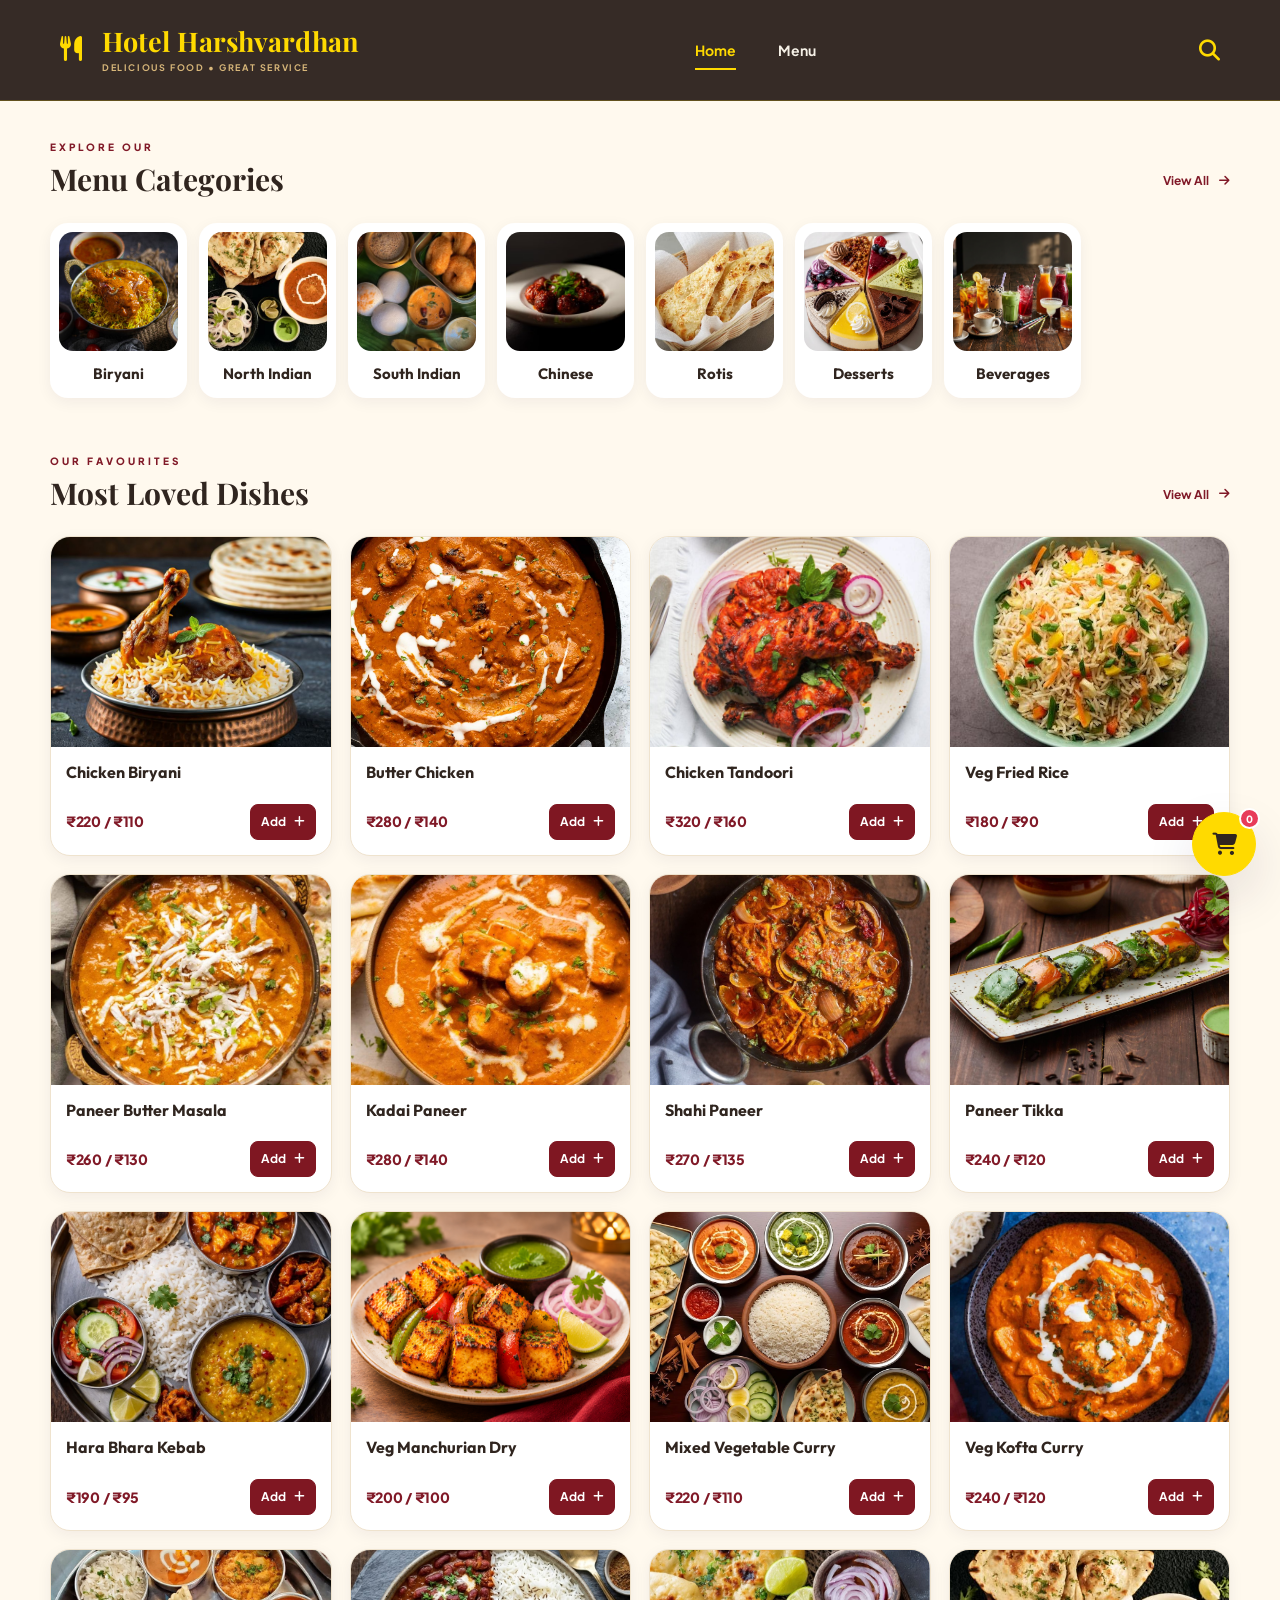
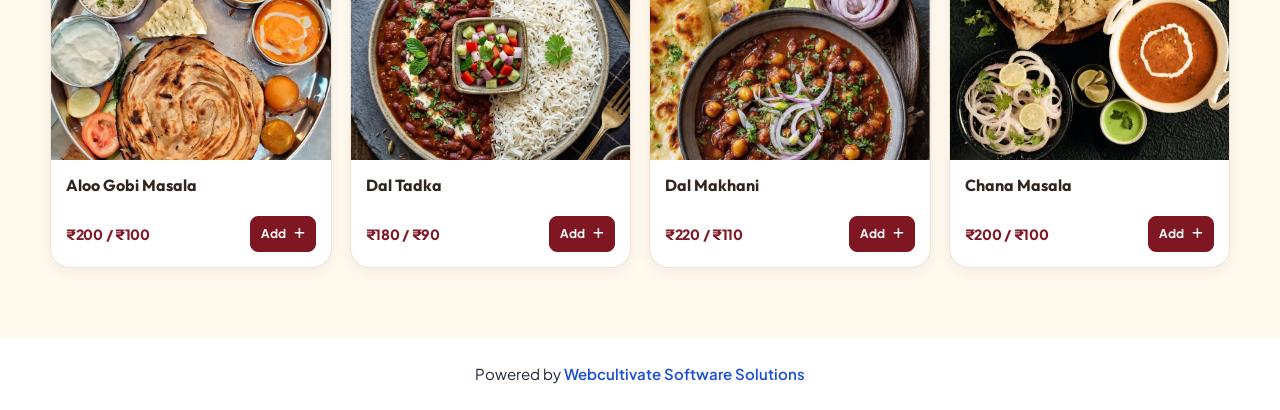
<file: index.html>
<!DOCTYPE html>
<html lang="en">
<head>
    <meta charset="UTF-8">
    <meta name="viewport" content="width=device-width, initial-scale=1.0">

    <title>Hotel Harshvardhan | Delicious Food • Great Service</title>

    <meta name="description" content="Explore the delicious menu at Hotel Harshvardhan.">

    <link rel="preconnect" href="https://fonts.googleapis.com">
    <link rel="preconnect" href="https://fonts.gstatic.com" crossorigin>

    <link href="https://fonts.googleapis.com/css2?family=Outfit:wght@400;500;600;700;800&family=Playfair+Display:wght@600;700;800&family=Plus+Jakarta+Sans:wght@400;500;600;700;800&display=swap" rel="stylesheet">

    <link rel="stylesheet" href="https://cdnjs.cloudflare.com/ajax/libs/font-awesome/6.5.2/css/all.min.css">

    <link rel="stylesheet" href="./style.css">
</head>

<body class="homepage">

    <!-- HEADER -->
    <header class="site-header">
        <div class="header-container">

            <a class="header-menu-link" href="./menu.html" aria-label="Go to menu">
                <i class="fa-solid fa-magnifying-glass" aria-hidden="true"></i>
            </a>

            <a href="./index.html" class="brand-logo">
                <span class="logo-icon">
                    <i class="fa-solid fa-utensils"></i>
                </span>

                <span class="logo-text">
                    <strong>Hotel Harshvardhan</strong>
                    <small>Delicious Food • Great Service</small>
                </span>
            </a>

            <nav class="desktop-navigation">
                <a href="./index.html" class="nav-link active">Home</a>
                <a href="./menu.html" class="nav-link">Menu</a>
            </nav>

            <div class="header-actions">

            </div>
        </div>
    </header>


    <main>

        <!-- MENU CATEGORIES -->
        <section class="categories-section section-container">

            <div class="section-heading">
                <div>
                    <span class="section-eyebrow">EXPLORE OUR</span>
                    <h2>Menu Categories</h2>
                </div>

                <a href="./menu.html" class="view-all-link">
                    View All
                    <i class="fa-solid fa-arrow-right"></i>
                </a>
            </div>

            <div class="categories-grid" id="categories-grid">
                <!-- Categories generated through JavaScript -->
            </div>

        </section>


        <!-- POPULAR DISHES -->
        <section class="popular-section section-container">

            <div class="section-heading">
                <div>
                    <span class="section-eyebrow">OUR FAVOURITES</span>
                    <h2>Most Loved Dishes</h2>
                </div>

                <a href="./menu.html" class="view-all-link">
                    View All
                    <i class="fa-solid fa-arrow-right"></i>
                </a>
            </div>

            <div class="popular-dishes-grid"
                 id="popular-dishes-grid">
                <!-- Dishes generated through JavaScript -->
            </div>

        </section>


    </main>



    <footer class="powered-by-footer"><p><a href="https://www.webcultivate.com/" target="_blank" rel="noopener noreferrer" class="powered-by-link">Powered by <span>Webcultivate Software Solutions</span></a></p></footer>



    <script src="./script.js" defer></script>

</body>
</html>
</file>
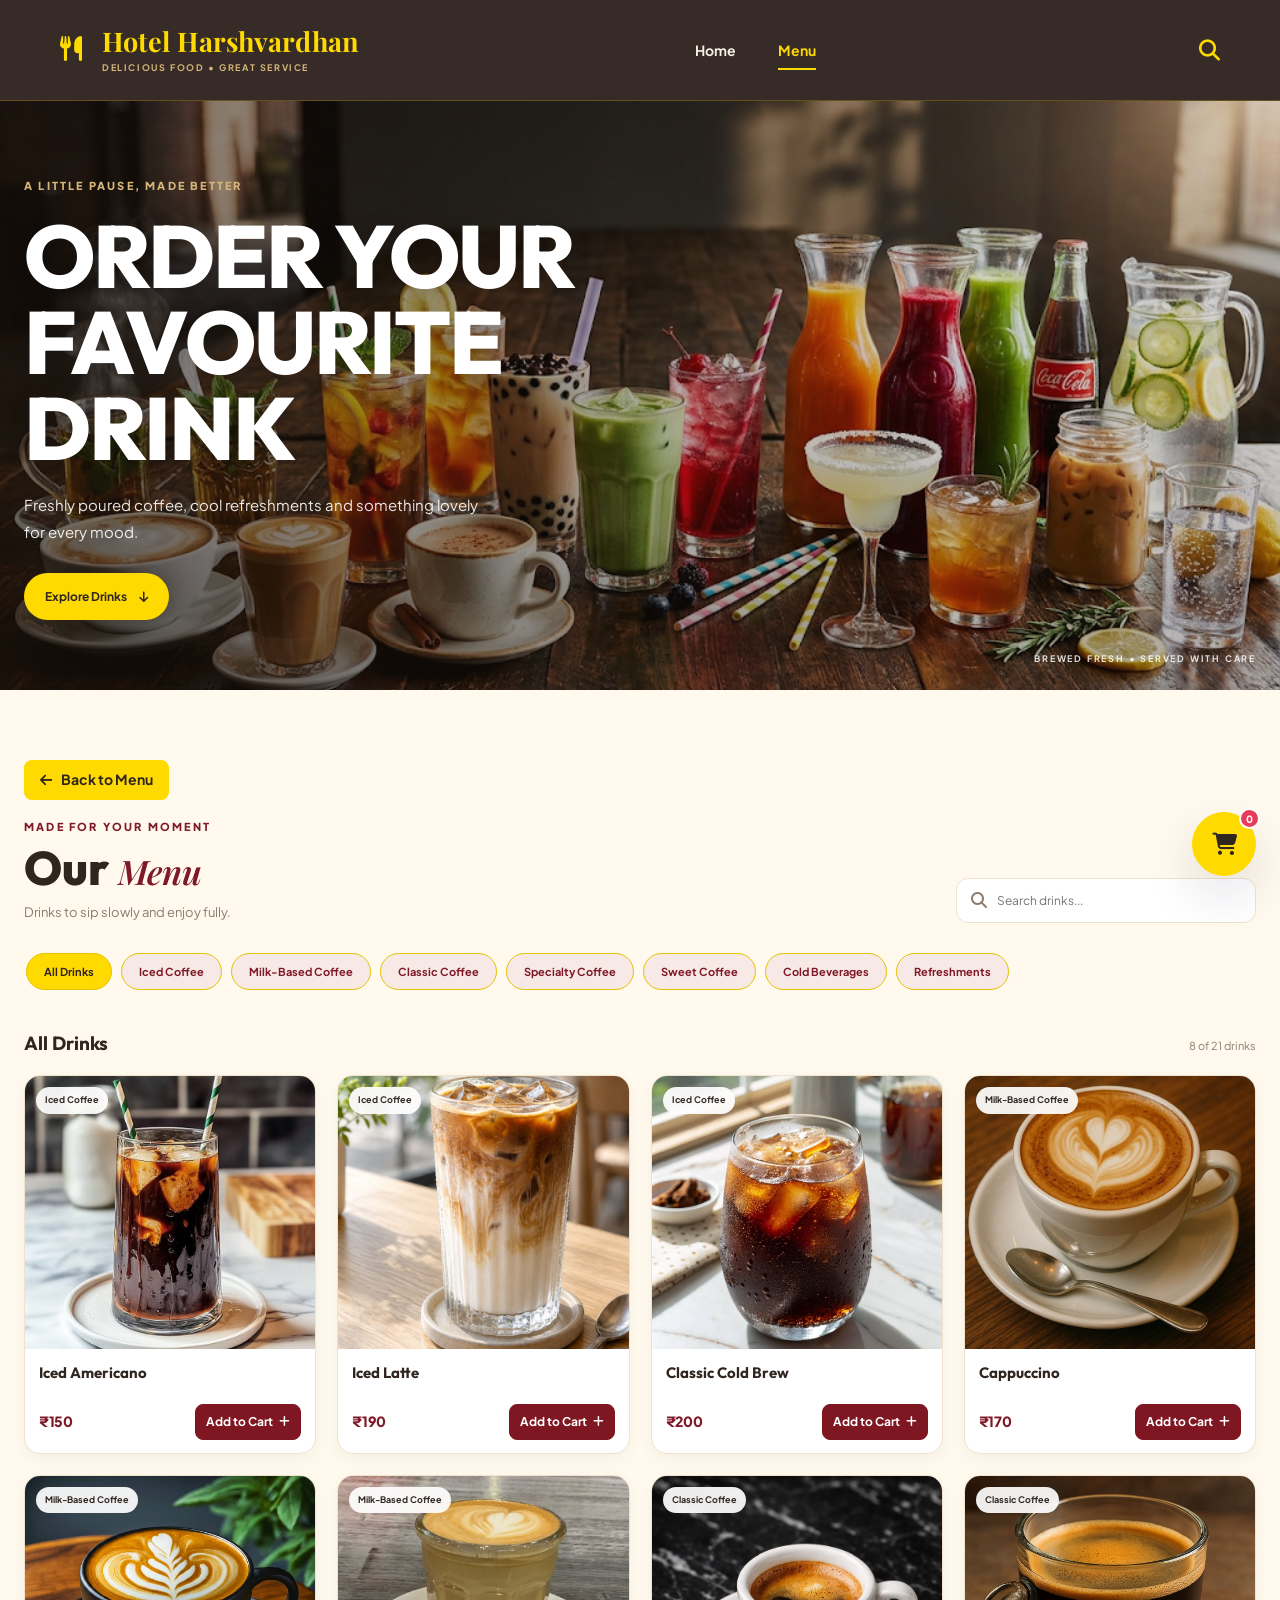
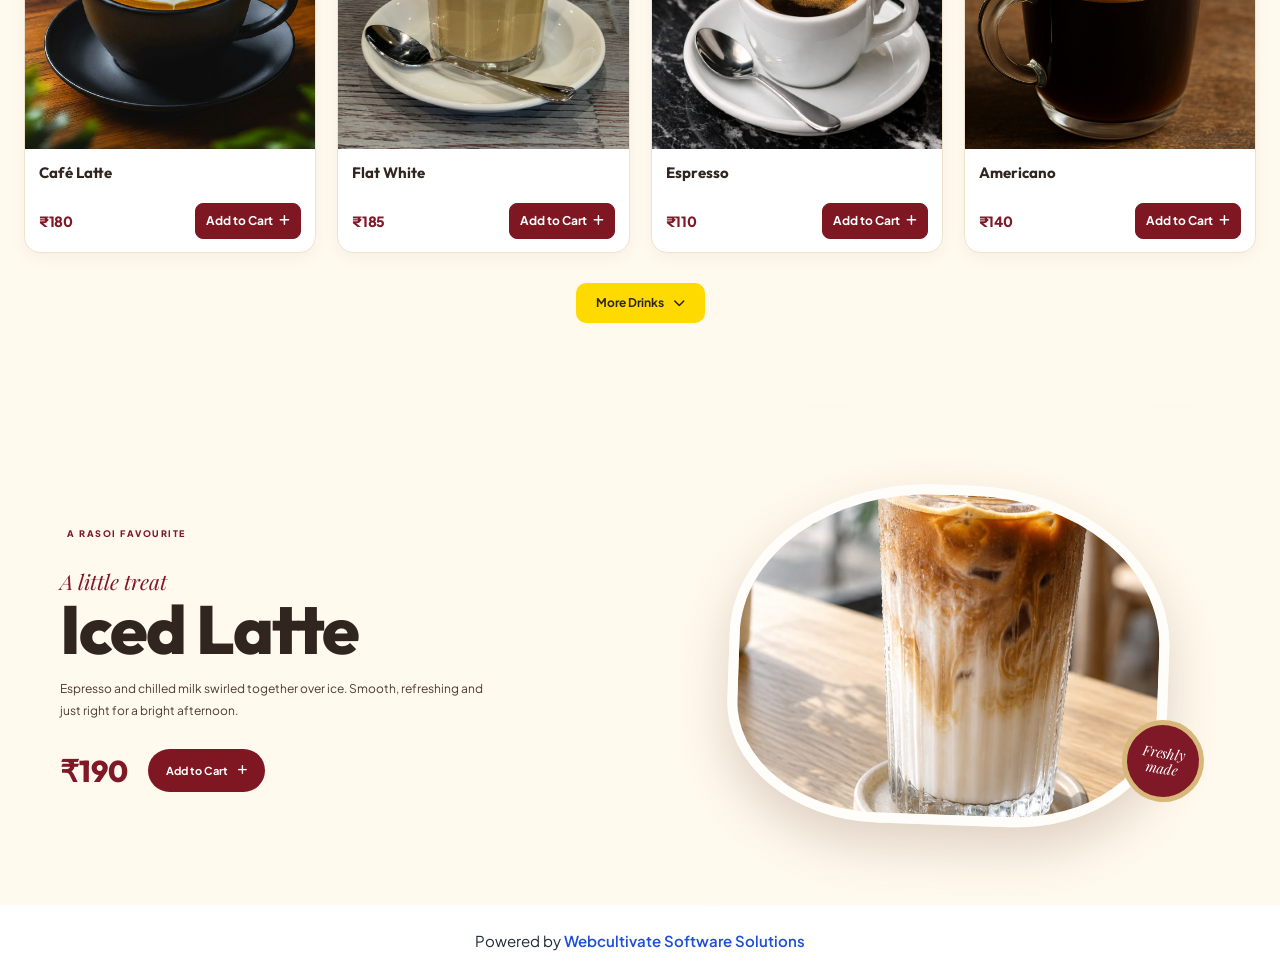
<file: beverages.html>
<!DOCTYPE html>
<html lang="en">
<head>
    <meta charset="UTF-8">
    <meta name="viewport" content="width=device-width, initial-scale=1.0">

    <title>Beverages | Hotel Harshvardhan</title>
    <meta name="description" content="Explore coffee, cold drinks and refreshments at Hotel Harshvardhan.">

    <link rel="preconnect" href="https://fonts.googleapis.com">
    <link rel="preconnect" href="https://fonts.gstatic.com" crossorigin>
    <link rel="preconnect" href="https://images.unsplash.com">

    <link href="https://fonts.googleapis.com/css2?family=Outfit:wght@400;500;600;700;800&family=Playfair+Display:wght@600;700&family=Plus+Jakarta+Sans:wght@400;500;600;700;800&display=swap" rel="stylesheet">

    <link rel="stylesheet" href="https://cdnjs.cloudflare.com/ajax/libs/font-awesome/6.5.2/css/all.min.css">

    <link rel="stylesheet" href="./style.css">
    <link rel="stylesheet" href="./beverages.css">
</head>

<body class="beverages-page">

    <!-- HEADER -->
    <header class="site-header">
        <div class="header-container">

            <a class="header-menu-link" href="./menu.html" aria-label="Go to menu">
                <i class="fa-solid fa-magnifying-glass" aria-hidden="true"></i>
            </a>

            <a href="./index.html" class="brand-logo">
                <span class="logo-icon">
                    <i class="fa-solid fa-utensils"></i>
                </span>

                <span class="logo-text">
                    <strong>Hotel Harshvardhan</strong>
                    <small>Delicious Food • Great Service</small>
                </span>
            </a>

            <nav class="desktop-navigation">
                <a href="./index.html" class="nav-link">Home</a>
                <a href="./menu.html" class="nav-link active">Menu</a>
            </nav>

            <div class="header-actions">
            </div>

        </div>
    </header>


    <!-- MAIN CONTENT -->
    <main>

        <!-- BEVERAGE HERO SECTION -->
        <section
            class="beverage-hero"
            data-local-image="./assets/images/categories/beverages/beverage-hero.webp">

            <div class="beverage-hero-content">

                <span class="beverage-hero-eyebrow">
                    A LITTLE PAUSE, MADE BETTER
                </span>

                <h1>
                    ORDER YOUR<br>
                    FAVOURITE DRINK
                </h1>

                <p>
                    Freshly poured coffee, cool refreshments and something lovely for every mood.
                </p>

                <a class="beverage-hero-button" href="#beverage-menu">
                    Explore Drinks
                    <i class="fa-solid fa-arrow-down"></i>
                </a>

            </div>

            <span class="beverage-hero-note">
                BREWED FRESH • SERVED WITH CARE
            </span>

        </section>


        <!-- BEVERAGE MENU SECTION -->
        <section class="beverage-menu-section" id="beverage-menu">

            <div class="beverage-container">

                <!-- MENU HEADING -->
                <div class="beverage-menu-heading">

                    <div>

                        <a class="category-back-link" href="./menu.html">
                            <i class="fa-solid fa-arrow-left" aria-hidden="true"></i>
                            Back to Menu
                        </a>

                        <span class="beverage-eyebrow">
                            MADE FOR YOUR MOMENT
                        </span>

                        <h2>
                            Our <span>Menu</span>
                        </h2>

                        <p>
                            Drinks to sip slowly and enjoy fully.
                        </p>

                    </div>


                    <!-- SEARCH -->
                    <label class="beverage-search">

                        <i class="fa-solid fa-magnifying-glass" aria-hidden="true"></i>

                        <input
                            id="beverage-search-input"
                            type="search"
                            placeholder="Search drinks..."
                            aria-label="Search beverages">

                    </label>

                </div>


                <!-- CATEGORY FILTERS -->
                <div
                    class="beverage-category-filters"
                    role="group"
                    aria-label="Filter beverages by category">

                    <button
                        class="beverage-filter active"
                        type="button"
                        data-beverage-category="all"
                        aria-pressed="true">

                        All Drinks

                    </button>


                    <button
                        class="beverage-filter"
                        type="button"
                        data-beverage-category="iced-coffee"
                        aria-pressed="false">

                        Iced Coffee

                    </button>


                    <button
                        class="beverage-filter"
                        type="button"
                        data-beverage-category="milk-based-coffee"
                        aria-pressed="false">

                        Milk-Based Coffee

                    </button>


                    <button
                        class="beverage-filter"
                        type="button"
                        data-beverage-category="classic-coffee"
                        aria-pressed="false">

                        Classic Coffee

                    </button>


                    <button
                        class="beverage-filter"
                        type="button"
                        data-beverage-category="specialty-coffee"
                        aria-pressed="false">

                        Specialty Coffee

                    </button>


                    <button
                        class="beverage-filter"
                        type="button"
                        data-beverage-category="sweet-coffee"
                        aria-pressed="false">

                        Sweet Coffee

                    </button>


                    <button
                        class="beverage-filter"
                        type="button"
                        data-beverage-category="cold-beverages"
                        aria-pressed="false">

                        Cold Beverages

                    </button>


                    <button
                        class="beverage-filter"
                        type="button"
                        data-beverage-category="refreshments"
                        aria-pressed="false">

                        Refreshments

                    </button>

                </div>


                <!-- RESULTS HEADING -->
                <div class="beverage-results-heading">

                    <h3 id="beverage-results-title">
                        All Drinks
                    </h3>

                    <span
                        id="beverage-result-count"
                        aria-live="polite">
                    </span>

                </div>


                <!-- DYNAMIC BEVERAGE GRID -->
                <div
                    class="beverage-grid"
                    id="beverage-grid">
                </div>


                <!-- EMPTY STATE -->
                <p
                    class="beverage-empty-state"
                    id="beverage-empty-state"
                    hidden>

                    No drinks found. Try another search.

                </p>


                <!-- LOAD MORE BUTTON -->
                <button
                    class="beverage-more-button"
                    id="beverage-more-button"
                    type="button">

                    More Drinks

                    <i class="fa-solid fa-chevron-down"></i>

                </button>

            </div>

        </section>


        <!-- FEATURED BEVERAGE SECTION -->
        <section class="beverage-feature">

            <div class="beverage-feature-inner">

                <div class="beverage-feature-copy">

                    <span class="beverage-feature-tag">

                        <i class="fa-solid fa-sparkles"></i>

                        A RASOI FAVOURITE

                    </span>


                    <span class="beverage-feature-kicker">
                        A little treat
                    </span>


                    <h2>
                        Iced Latte
                    </h2>


                    <p>
                        Espresso and chilled milk swirled together over ice. Smooth, refreshing and just right for a bright afternoon.
                    </p>


                    <div class="beverage-feature-bottom">

                        <span class="beverage-feature-price">
                            ₹190
                        </span>


                        <button
                            class="beverage-feature-add"
                            type="button"
                            data-add-cart="102">

                            Add to Cart

                            <i class="fa-solid fa-plus"></i>

                        </button>

                    </div>

                </div>


                <!-- FEATURED IMAGE -->
                <div class="beverage-feature-image">

                    <img
                        src="./assets/images/categories/beverages/iced-latte.webp"
                        alt="Iced latte with espresso and milk"
                        loading="lazy">

                    <span class="beverage-feature-stamp">
                        Freshly<br>
                        made
                    </span>

                </div>

            </div>

        </section>

    </main>

    <footer class="powered-by-footer"><p><a href="https://www.webcultivate.com/" target="_blank" rel="noopener noreferrer" class="powered-by-link">Powered by <span>Webcultivate Software Solutions</span></a></p></footer>


    <!-- JAVASCRIPT -->
    <script src="./script.js" defer></script>

</body>
</html>
</file>
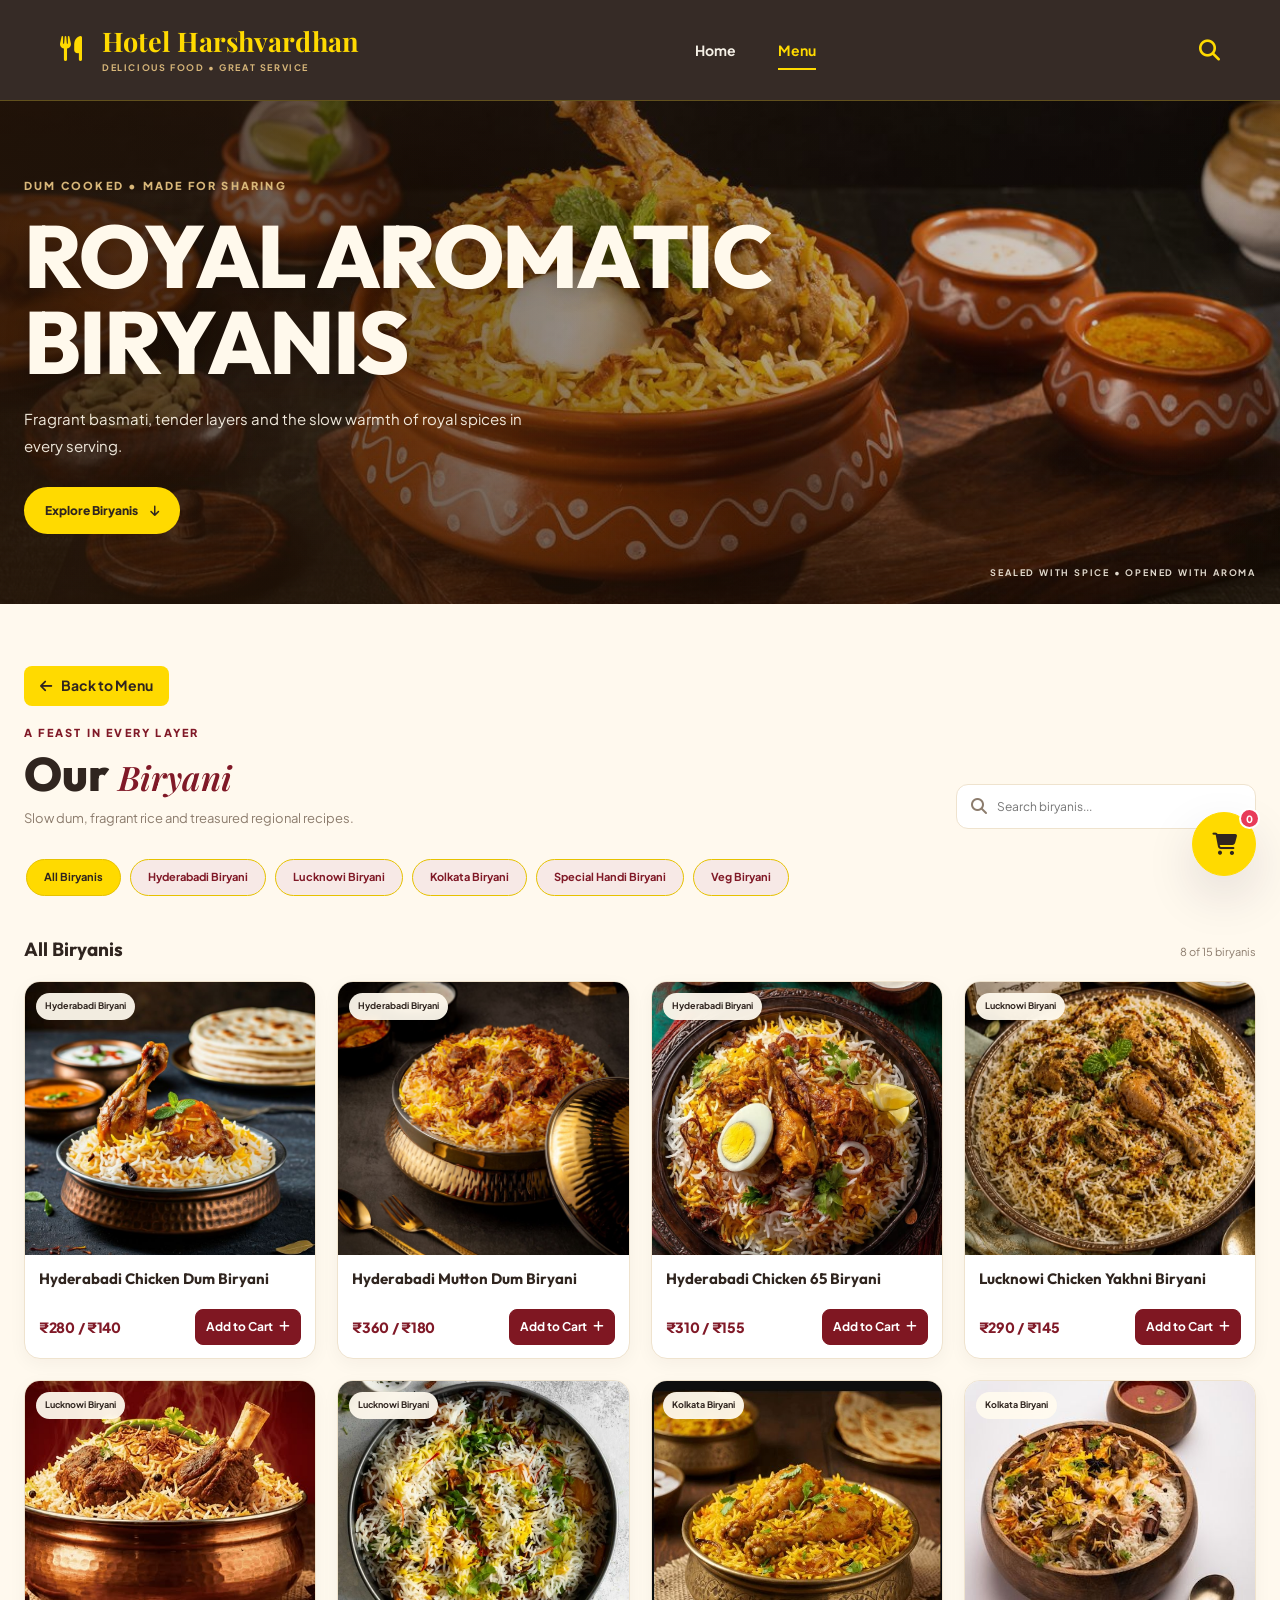
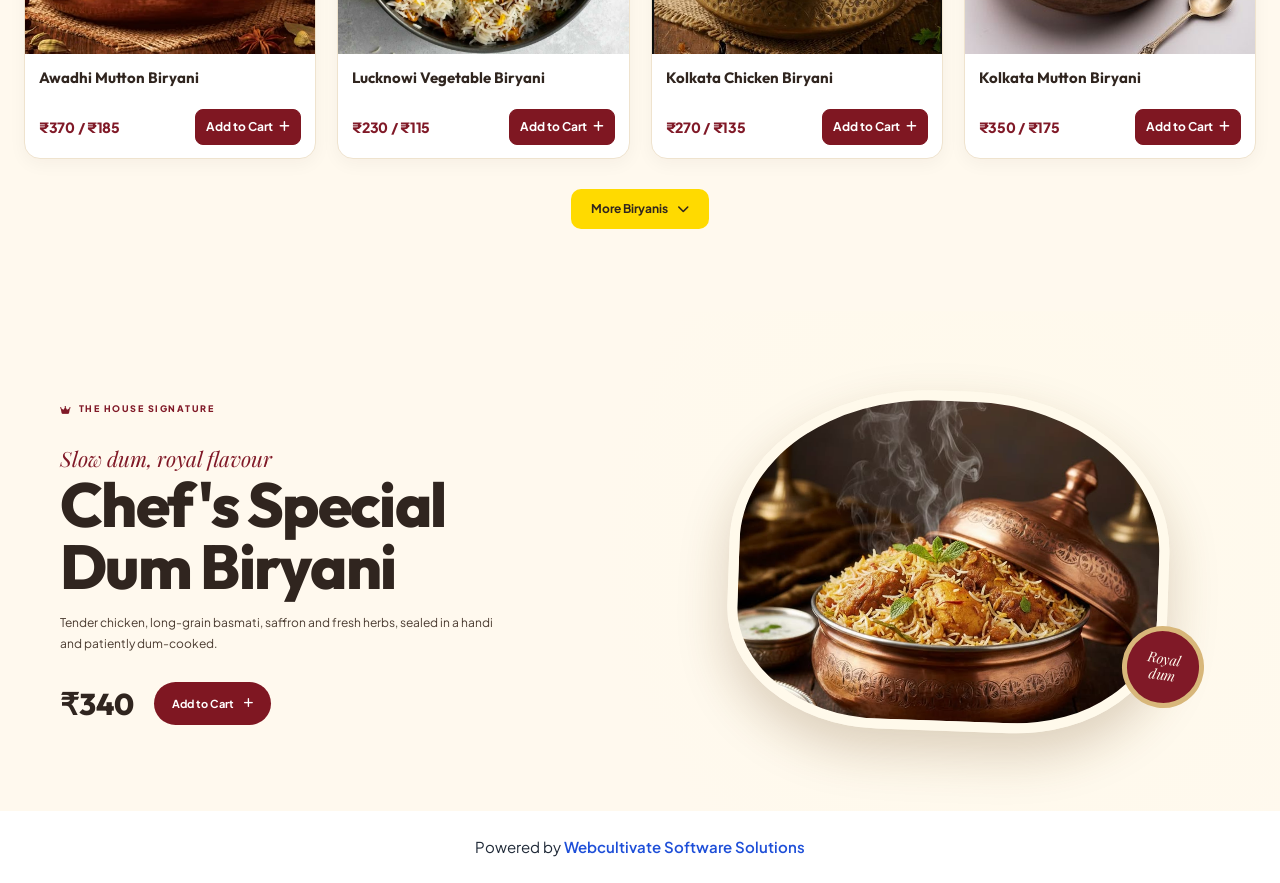
<file: biryani.html>
<!DOCTYPE html>
<html lang="en">
<head>
    <meta charset="UTF-8">
    <meta name="viewport" content="width=device-width, initial-scale=1.0">

    <title>Biryani | Hotel Harshvardhan</title>
    <meta name="description" content="Discover aromatic dum biryanis at Hotel Harshvardhan, layered with fragrant basmati, spices and fresh herbs.">

    <link rel="preconnect" href="https://fonts.googleapis.com">
    <link rel="preconnect" href="https://fonts.gstatic.com" crossorigin>
    <link rel="preconnect" href="https://images.unsplash.com">
    <link href="https://fonts.googleapis.com/css2?family=Outfit:wght@400;500;600;700;800&family=Playfair+Display:wght@600;700&family=Plus+Jakarta+Sans:wght@400;500;600;700;800&display=swap" rel="stylesheet">
    <link rel="stylesheet" href="https://cdnjs.cloudflare.com/ajax/libs/font-awesome/6.5.2/css/all.min.css">

    <link rel="stylesheet" href="./style.css">
    <link rel="stylesheet" href="./biryani.css">
</head>

<body class="biryani-page">
    <header class="site-header">
        <div class="header-container">
            <a class="header-menu-link" href="./menu.html" aria-label="Go to menu">
                <i class="fa-solid fa-magnifying-glass" aria-hidden="true"></i>
            </a>

            <a href="./index.html" class="brand-logo">
                <span class="logo-icon"><i class="fa-solid fa-utensils"></i></span>
                <span class="logo-text">
                    <strong>Hotel Harshvardhan</strong>
                    <small>Delicious Food • Great Service</small>
                </span>
            </a>

            <nav class="desktop-navigation">
                <a href="./index.html" class="nav-link">Home</a>
                <a href="./menu.html" class="nav-link active">Menu</a>
            </nav>

            <div class="header-actions">
            </div>
        </div>
    </header>

    <main>
        <section class="biryani-hero" data-local-image="./assets/images/categories/biryani/biryani-hero.jpg">
            <div class="biryani-hero-content">
                <span class="biryani-hero-eyebrow">DUM COOKED • MADE FOR SHARING</span>
                <h1>ROYAL AROMATIC<br>BIRYANIS</h1>
                <p>Fragrant basmati, tender layers and the slow warmth of royal spices in every serving.</p>
                <a class="biryani-hero-button" href="#biryani-menu">
                    Explore Biryanis
                    <i class="fa-solid fa-arrow-down"></i>
                </a>
            </div>
            <span class="biryani-hero-note">SEALED WITH SPICE • OPENED WITH AROMA</span>
        </section>

        <section class="biryani-menu-section" id="biryani-menu">
            <div class="biryani-container">
                <div class="biryani-menu-heading">
                    <div>
                        <a class="category-back-link" href="./menu.html">
                            <i class="fa-solid fa-arrow-left" aria-hidden="true"></i>
                            Back to Menu
                        </a>
                        <span class="biryani-eyebrow">A FEAST IN EVERY LAYER</span>
                        <h2>Our <span>Biryani</span></h2>
                        <p>Slow dum, fragrant rice and treasured regional recipes.</p>
                    </div>

                    <label class="biryani-search">
                        <i class="fa-solid fa-magnifying-glass" aria-hidden="true"></i>
                        <input
                            id="biryani-search-input"
                            type="search"
                            placeholder="Search biryanis..."
                            aria-label="Search biryanis">
                    </label>
                </div>

                <div class="biryani-category-filters" role="group" aria-label="Filter biryanis by category">
                    <button class="biryani-filter active" type="button" data-biryani-category="all" aria-pressed="true">
                        All Biryanis
                    </button>
                    <button class="biryani-filter" type="button" data-biryani-category="hyderabadi-biryani" aria-pressed="false">
                        Hyderabadi Biryani
                    </button>
                    <button class="biryani-filter" type="button" data-biryani-category="lucknowi-biryani" aria-pressed="false">
                        Lucknowi Biryani
                    </button>
                    <button class="biryani-filter" type="button" data-biryani-category="kolkata-biryani" aria-pressed="false">
                        Kolkata Biryani
                    </button>
                    <button class="biryani-filter" type="button" data-biryani-category="special-handi-biryani" aria-pressed="false">
                        Special Handi Biryani
                    </button>
                    <button class="biryani-filter" type="button" data-biryani-category="veg-biryani" aria-pressed="false">
                        Veg Biryani
                    </button>
                </div>

                <div class="biryani-results-heading">
                    <h3 id="biryani-results-title">All Biryanis</h3>
                    <span id="biryani-result-count" aria-live="polite"></span>
                </div>

                <div class="biryani-grid" id="biryani-grid"></div>
                <p class="biryani-empty-state" id="biryani-empty-state" hidden>
                    No biryanis found. Try another search.
                </p>

                <button class="biryani-more-button" id="biryani-more-button" type="button">
                    More Biryanis
                    <i class="fa-solid fa-chevron-down"></i>
                </button>
            </div>
        </section>

        <section class="biryani-feature">
            <div class="biryani-feature-inner">
                <div class="biryani-feature-copy">
                    <span class="biryani-feature-tag">
                        <i class="fa-solid fa-crown"></i>
                        THE HOUSE SIGNATURE
                    </span>
                    <span class="biryani-feature-kicker">Slow dum, royal flavour</span>
                    <h2>Chef's Special<br>Dum Biryani</h2>
                    <p>Tender chicken, long-grain basmati, saffron and fresh herbs, sealed in a handi and patiently dum-cooked.</p>
                    <div class="biryani-feature-bottom">
                        <span class="biryani-feature-price">₹340</span>
                        <button class="biryani-feature-add" type="button" data-add-cart="212">
                            Add to Cart
                            <i class="fa-solid fa-plus"></i>
                        </button>
                    </div>
                </div>
                <div class="biryani-feature-image">
                    <img
                        src="./assets/images/categories/biryani/chefs-special-dum-biryani.jpg"
                        data-local-image="./assets/images/categories/biryani/chefs-special-dum-biryani.jpg"
                        alt="Aromatic dum biryani topped with herbs"
                        loading="lazy">
                    <span class="biryani-feature-stamp">Royal<br>dum</span>
                </div>
            </div>
        </section>
    </main>


    <footer class="powered-by-footer"><p><a href="https://www.webcultivate.com/" target="_blank" rel="noopener noreferrer" class="powered-by-link">Powered by <span>Webcultivate Software Solutions</span></a></p></footer>

    <script src="./script.js" defer></script>
</body>
</html>
</file>
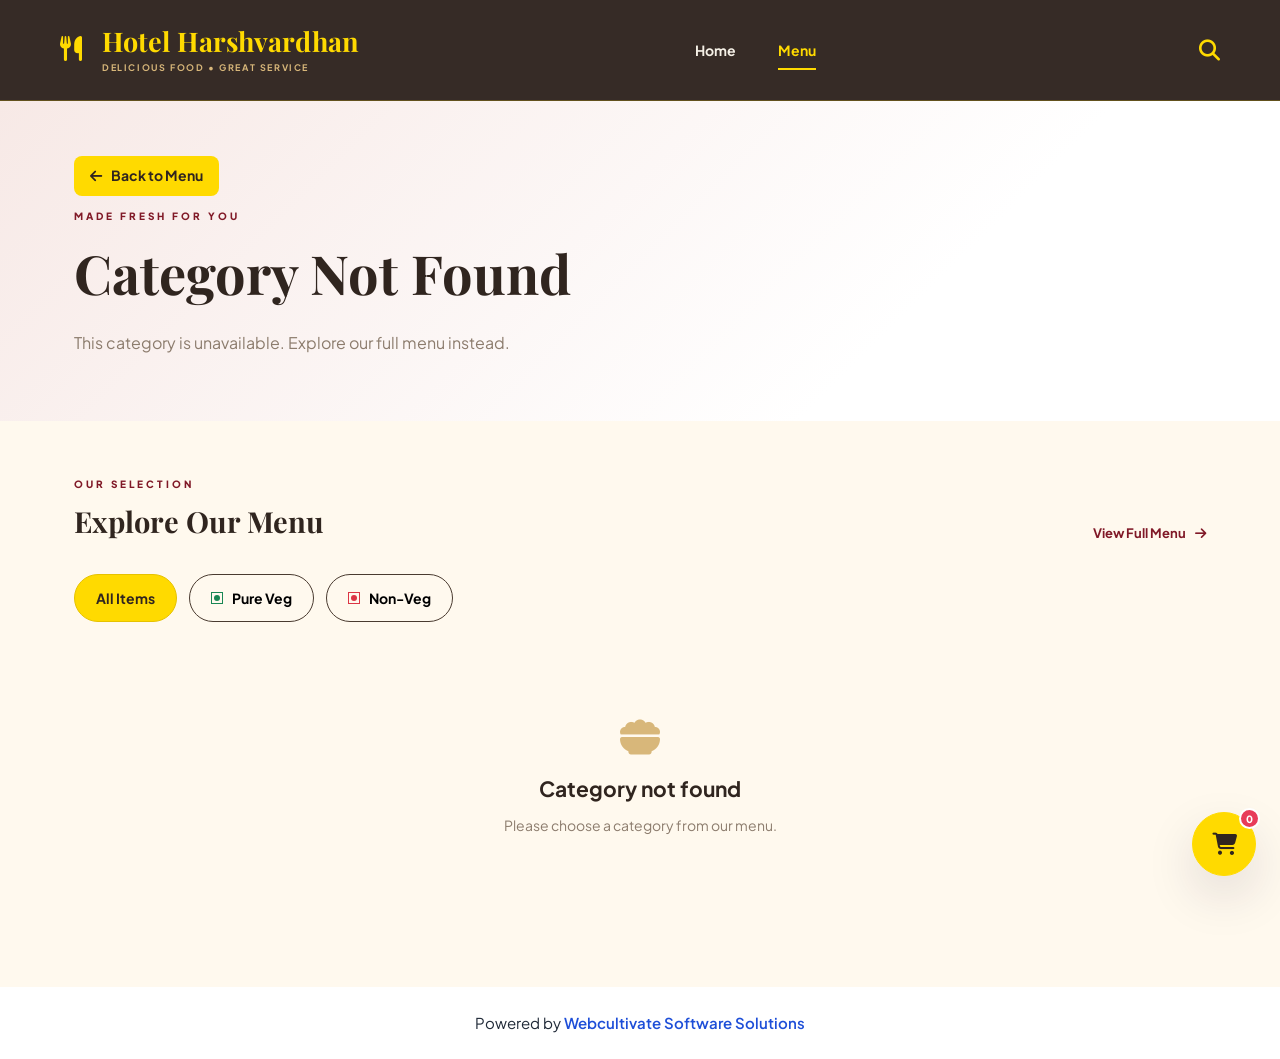
<file: category.html>
<!DOCTYPE html>
<html lang="en">

<head>
    <meta charset="UTF-8">
    <meta name="viewport" content="width=device-width, initial-scale=1.0">

    <title>Food Category | Hotel Harshvardhan</title>

    <meta name="description" content="Explore delicious dishes at Hotel Harshvardhan.">

    <link rel="preconnect" href="https://fonts.googleapis.com">
    <link rel="preconnect" href="https://fonts.gstatic.com" crossorigin>

    <link href="https://fonts.googleapis.com/css2?family=Outfit:wght@400;500;600;700;800&family=Playfair+Display:wght@600;700&family=Plus+Jakarta+Sans:wght@400;500;600;700;800&display=swap" rel="stylesheet">

    <link rel="stylesheet" href="https://cdnjs.cloudflare.com/ajax/libs/font-awesome/6.5.2/css/all.min.css">

    <link rel="stylesheet" href="./style.css">
    <link rel="stylesheet" href="./menu.css">
    <link rel="stylesheet" href="./category.css">
</head>

<body>

    <!-- HEADER -->
    <header class="site-header">
        <div class="header-container">

            <a class="header-menu-link" href="./menu.html" aria-label="Go to menu">
                <i class="fa-solid fa-magnifying-glass" aria-hidden="true"></i>
            </a>

            <a href="./index.html" class="brand-logo">
                <span class="logo-icon">
                    <i class="fa-solid fa-utensils"></i>
                </span>

                <span class="logo-text">
                    <strong>Hotel Harshvardhan</strong>
                    <small>Delicious Food • Great Service</small>
                </span>
            </a>

            <nav class="desktop-navigation">
                <a href="./index.html" class="nav-link">Home</a>
                <a href="./menu.html" class="nav-link active">Menu</a>
            </nav>

            <div class="header-actions">
            </div>

        </div>
    </header>


    <main>

        <!-- CATEGORY HERO -->
        <section class="category-hero">
            <div class="section-container">

                <a href="./menu.html" class="category-back-link">
                    <i class="fa-solid fa-arrow-left" aria-hidden="true"></i>
                    Back to Menu
                </a>

                <span class="section-eyebrow">MADE FRESH FOR YOU</span>

                <h1 id="category-title">Explore Our Menu</h1>

                <p id="category-description">
                    Discover delicious flavours from our kitchen.
                </p>

            </div>
        </section>


        <!-- CATEGORY CONTENT -->
        <section class="category-page-content section-container">

            <div class="category-page-heading">
                <div>
                    <span class="section-eyebrow">OUR SELECTION</span>
                    <h2 id="category-section-title">Available Dishes</h2>
                </div>

                <a href="./menu.html" class="view-all-menu-link">
                    View Full Menu
                    <i class="fa-solid fa-arrow-right"></i>
                </a>
            </div>


            <!-- FOOD FILTERS -->
            <div class="food-type-filters">

                <button class="food-filter active" data-filter="all">
                    All Items
                </button>

                <button class="food-filter" data-filter="veg">
                    <span class="veg-indicator"></span>
                    Pure Veg
                </button>

                <button class="food-filter" data-filter="non-veg">
                    <span class="nonveg-indicator"></span>
                    Non-Veg
                </button>

            </div>


            <!-- DISHES -->
            <div class="menu-dishes-grid" id="category-dishes-grid">
                <!-- Generated through JavaScript -->
            </div>

            <div class="menu-empty-state" id="category-empty-state" hidden>
                <i class="fa-solid fa-bowl-food"></i>
                <h3>No dishes found</h3>
                <p>There are currently no dishes in this category.</p>
            </div>

        </section>

    </main>

    <footer class="powered-by-footer"><p><a href="https://www.webcultivate.com/" target="_blank" rel="noopener noreferrer" class="powered-by-link">Powered by <span>Webcultivate Software Solutions</span></a></p></footer>


    <!-- MOBILE BOTTOM BAR -->


    <script src="./script.js" defer></script>

</body>
</html>
</file>
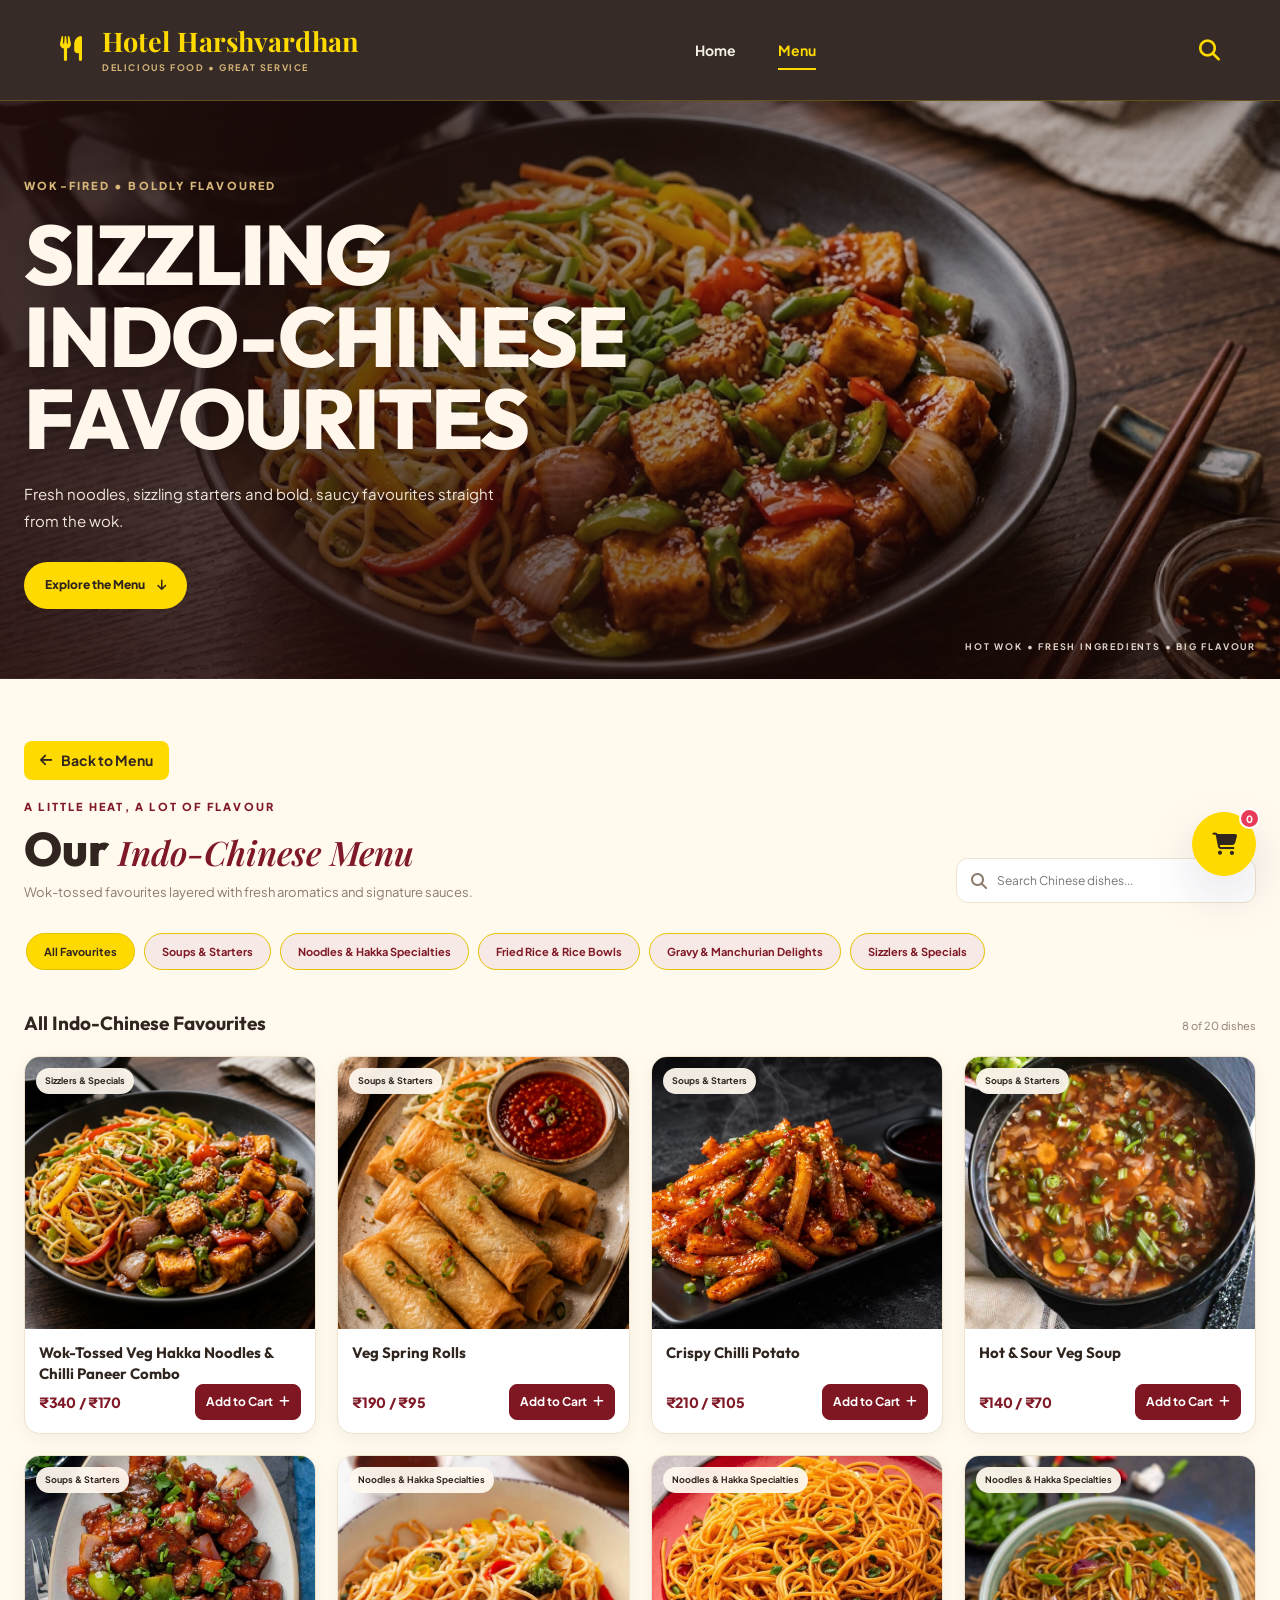
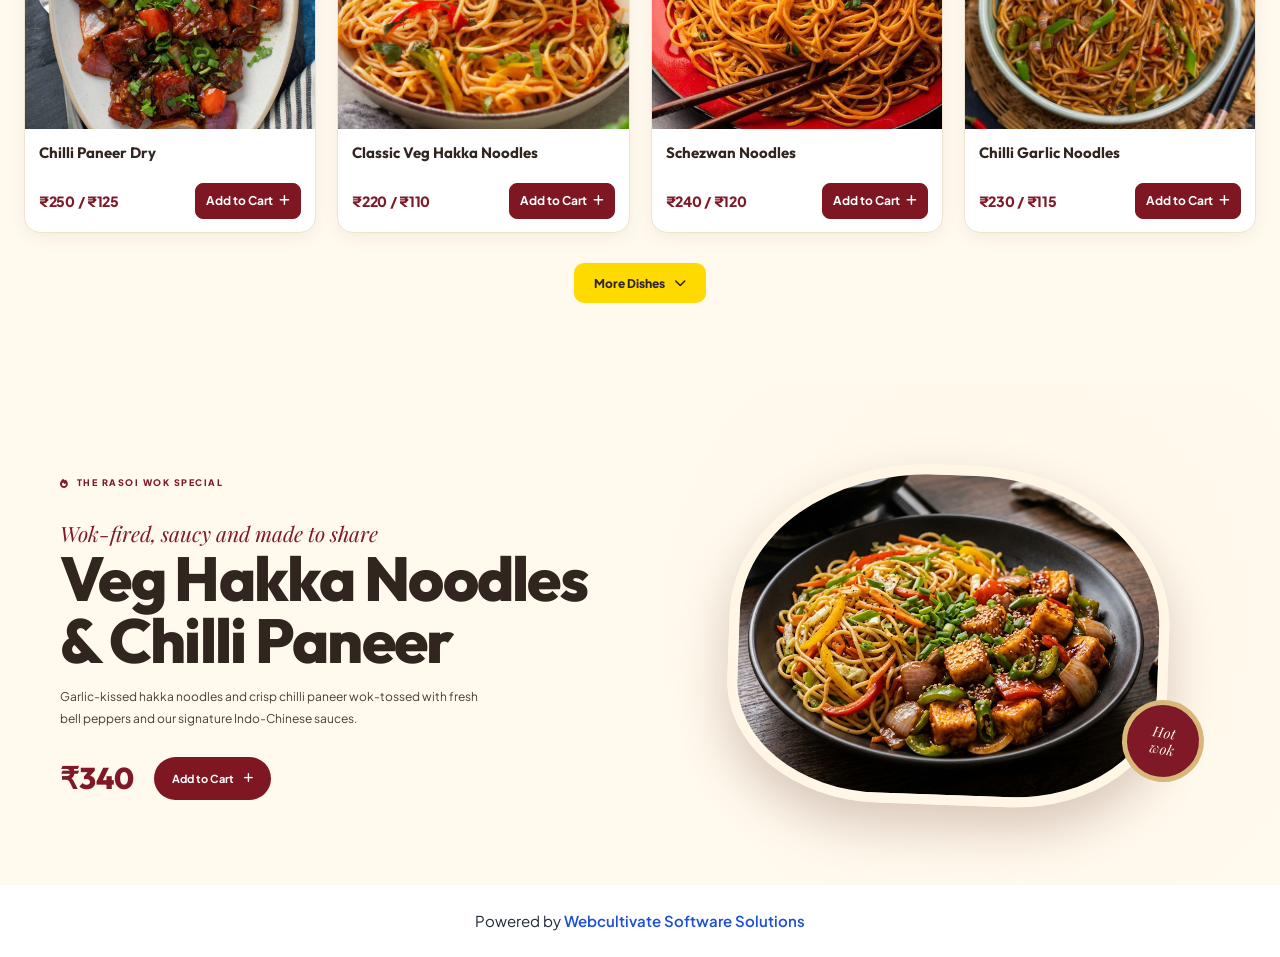
<file: chinese.html>
<!DOCTYPE html>
<html lang="en">
<head>
    <meta charset="UTF-8">
    <meta name="viewport" content="width=device-width, initial-scale=1.0">

    <title>Chinese | Hotel Harshvardhan</title>
    <meta name="description" content="Discover wok-tossed Indo-Chinese noodles, fried rice, starters and sizzling favourites at Hotel Harshvardhan.">

    <link rel="preconnect" href="https://fonts.googleapis.com">
    <link rel="preconnect" href="https://fonts.gstatic.com" crossorigin>
    <link href="https://fonts.googleapis.com/css2?family=Outfit:wght@400;500;600;700;800&family=Playfair+Display:wght@600;700&family=Plus+Jakarta+Sans:wght@400;500;600;700;800&display=swap" rel="stylesheet">
    <link rel="stylesheet" href="https://cdnjs.cloudflare.com/ajax/libs/font-awesome/6.5.2/css/all.min.css">

    <link rel="stylesheet" href="./style.css">
    <link rel="stylesheet" href="./chinese.css">
</head>

<body class="chinese-page">
    <header class="site-header">
        <div class="header-container">
            <a class="header-menu-link" href="./menu.html" aria-label="Go to menu">
                <i class="fa-solid fa-magnifying-glass" aria-hidden="true"></i>
            </a>

            <a href="./index.html" class="brand-logo">
                <span class="logo-icon"><i class="fa-solid fa-utensils"></i></span>
                <span class="logo-text">
                    <strong>Hotel Harshvardhan</strong>
                    <small>Delicious Food • Great Service</small>
                </span>
            </a>

            <nav class="desktop-navigation">
                <a href="./index.html" class="nav-link">Home</a>
                <a href="./menu.html" class="nav-link active">Menu</a>
            </nav>

            <div class="header-actions">
            </div>
        </div>
    </header>

    <main>
        
        <section class="chinese-hero" data-local-image="./assets/images/categories/chinese/wok-tossed-veg-hakka-noodles-chilli-paneer-combo.webp">
            <div class="chinese-hero-content">
                <span class="chinese-hero-eyebrow">WOK-FIRED • BOLDLY FLAVOURED</span>
                <h1>SIZZLING<br>INDO-CHINESE FAVOURITES</h1>
                <p>Fresh noodles, sizzling starters and bold, saucy favourites straight from the wok.</p>
                <a class="chinese-hero-button" href="#chinese-menu">
                    Explore the Menu
                    <i class="fa-solid fa-arrow-down"></i>
                </a>
            </div>
            <span class="chinese-hero-note">HOT WOK • FRESH INGREDIENTS • BIG FLAVOUR</span>
        </section>

        <section class="chinese-menu-section" id="chinese-menu">
            <div class="chinese-container">
                <div class="chinese-menu-heading">
                    <div>
                        <a class="category-back-link" href="./menu.html">
                            <i class="fa-solid fa-arrow-left" aria-hidden="true"></i>
                            Back to Menu
                        </a>
                        <span class="chinese-eyebrow">A LITTLE HEAT, A LOT OF FLAVOUR</span>
                        <h2>Our <span>Indo-Chinese Menu</span></h2>
                        <p>Wok-tossed favourites layered with fresh aromatics and signature sauces.</p>
                    </div>

                    <label class="chinese-search">
                        <i class="fa-solid fa-magnifying-glass" aria-hidden="true"></i>
                        <input
                            id="chinese-search-input"
                            type="search"
                            placeholder="Search Chinese dishes..."
                            aria-label="Search Chinese dishes">
                    </label>
                </div>

                <div class="chinese-category-filters" role="group" aria-label="Filter Chinese dishes by category">
                    <button class="chinese-filter active" type="button" data-chinese-category="all" aria-pressed="true">
                        All Favourites
                    </button>
                    <button class="chinese-filter" type="button" data-chinese-category="soups-starters" aria-pressed="false">
                        Soups &amp; Starters
                    </button>
                    <button class="chinese-filter" type="button" data-chinese-category="noodles-hakka" aria-pressed="false">
                        Noodles &amp; Hakka Specialties
                    </button>
                    <button class="chinese-filter" type="button" data-chinese-category="fried-rice-bowls" aria-pressed="false">
                        Fried Rice &amp; Rice Bowls
                    </button>
                    <button class="chinese-filter" type="button" data-chinese-category="gravy-manchurian" aria-pressed="false">
                        Gravy &amp; Manchurian Delights
                    </button>
                    <button class="chinese-filter" type="button" data-chinese-category="sizzlers-specials" aria-pressed="false">
                        Sizzlers &amp; Specials
                    </button>
                </div>

                <div class="chinese-results-heading">
                    <h3 id="chinese-results-title">All Indo-Chinese Favourites</h3>
                    <span id="chinese-result-count" aria-live="polite"></span>
                </div>

                <div class="chinese-grid" id="chinese-grid"></div>
                <p class="chinese-empty-state" id="chinese-empty-state" hidden>
                    No dishes found. Try another search.
                </p>

                <button class="chinese-more-button" id="chinese-more-button" type="button">
                    More Dishes
                    <i class="fa-solid fa-chevron-down"></i>
                </button>
            </div>
        </section>

        <section class="chinese-feature">
            <div class="chinese-feature-inner">
                <div class="chinese-feature-copy">
                    <span class="chinese-feature-tag">
                        <i class="fa-solid fa-fire"></i>
                        THE RASOI WOK SPECIAL
                    </span>
                    <span class="chinese-feature-kicker">Wok-fired, saucy and made to share</span>
                    <h2>Veg Hakka Noodles<br>&amp; Chilli Paneer</h2>
                    <p>Garlic-kissed hakka noodles and crisp chilli paneer wok-tossed with fresh bell peppers and our signature Indo-Chinese sauces.</p>
                    <div class="chinese-feature-bottom">
                        <span class="chinese-feature-price">₹340</span>
                        <button class="chinese-feature-add" type="button" data-add-cart="501">
                            Add to Cart
                            <i class="fa-solid fa-plus"></i>
                        </button>
                    </div>
                </div>
                <div class="chinese-feature-image">
                    <img
                        src="./assets/images/categories/chinese/wok-tossed-veg-hakka-noodles-chilli-paneer-combo.webp"
                        data-local-image="./assets/images/categories/chinese/wok-tossed-veg-hakka-noodles-chilli-paneer-combo.webp"
                        alt="Wok-tossed Indo-Chinese noodles with chilli paneer"
                        loading="lazy">
                    <span class="chinese-feature-stamp">Hot<br>wok</span>
                </div>
            </div>
        </section>
    </main>


    <footer class="powered-by-footer"><p><a href="https://www.webcultivate.com/" target="_blank" rel="noopener noreferrer" class="powered-by-link">Powered by <span>Webcultivate Software Solutions</span></a></p></footer>

    <script src="./script.js" defer></script>
</body>
</html>
</file>
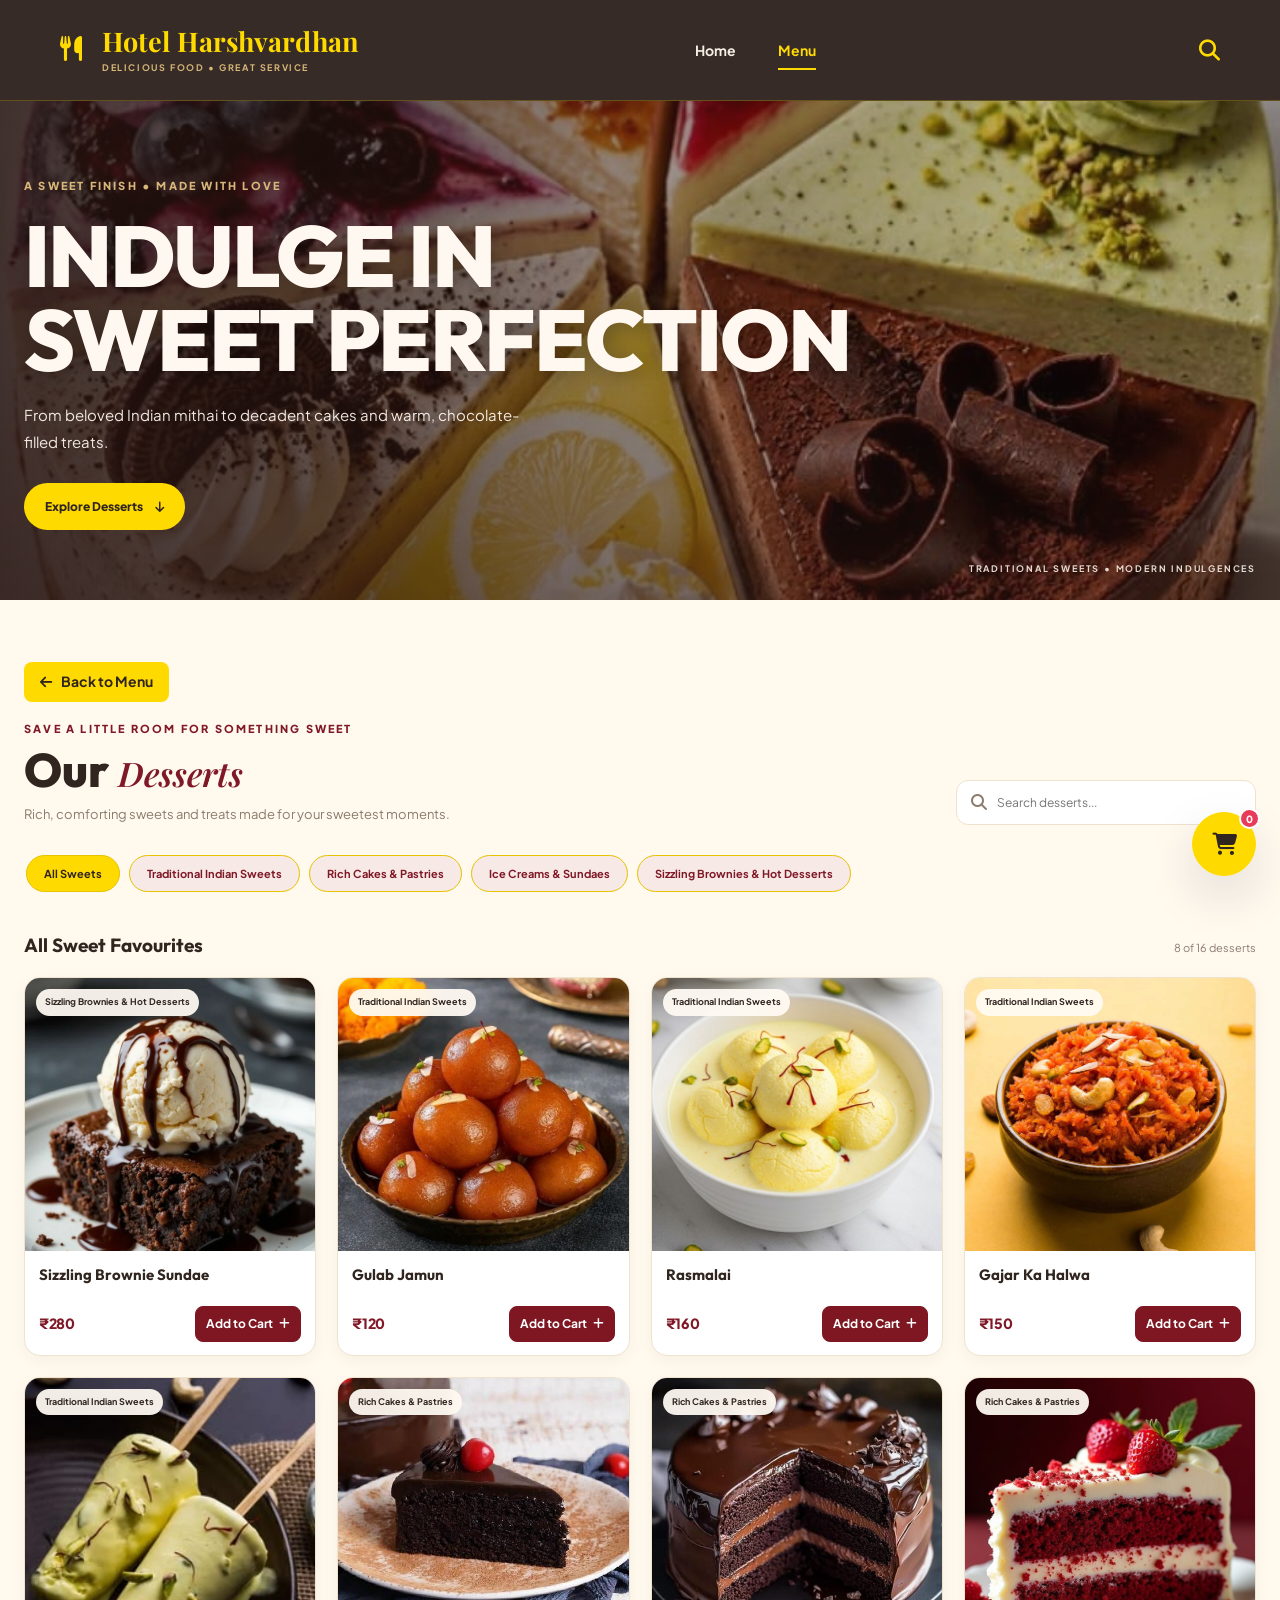
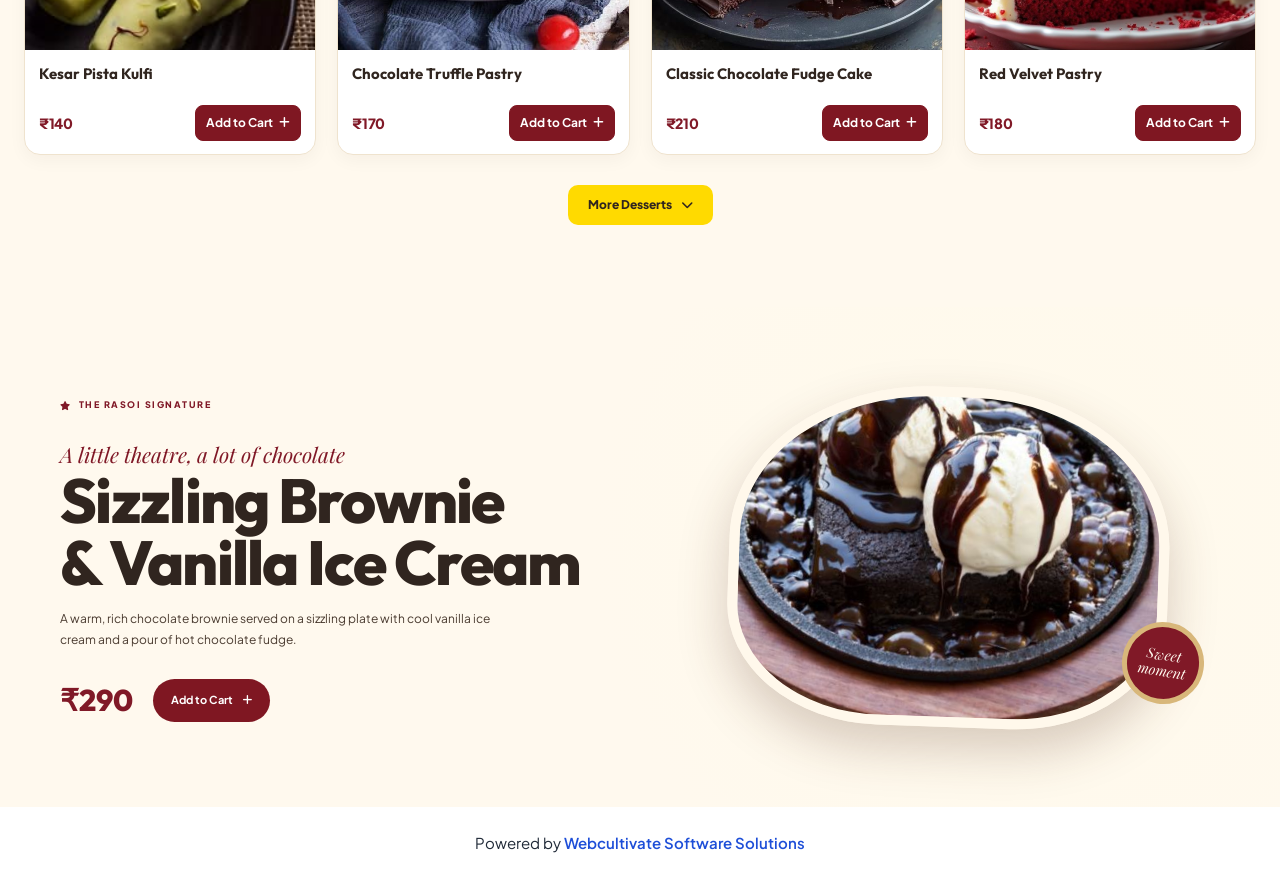
<file: desserts.html>
<!DOCTYPE html>
<html lang="en">
<head>
    <meta charset="UTF-8">
    <meta name="viewport" content="width=device-width, initial-scale=1.0">

    <title>Desserts &amp; Indian Sweets | Hotel Harshvardhan</title>
    <meta name="description" content="Indulge in traditional Indian sweets, rich cakes, ice creams and sizzling hot desserts at Hotel Harshvardhan.">

    <link rel="preconnect" href="https://fonts.googleapis.com">
    <link rel="preconnect" href="https://fonts.gstatic.com" crossorigin>
    <link href="https://fonts.googleapis.com/css2?family=Outfit:wght@400;500;600;700;800&family=Playfair+Display:wght@600;700&family=Plus+Jakarta+Sans:wght@400;500;600;700;800&display=swap" rel="stylesheet">
    <link rel="stylesheet" href="https://cdnjs.cloudflare.com/ajax/libs/font-awesome/6.5.2/css/all.min.css">

    <link rel="stylesheet" href="./style.css">
    <link rel="stylesheet" href="./desserts.css">
</head>

<body class="desserts-page">

    <!-- HEADER -->
    <header class="site-header">
        <div class="header-container">

            <a class="header-menu-link" href="./menu.html" aria-label="Go to menu">
                <i class="fa-solid fa-magnifying-glass" aria-hidden="true"></i>
            </a>

            <a href="./index.html" class="brand-logo">
                <span class="logo-icon">
                    <i class="fa-solid fa-utensils"></i>
                </span>
                <span class="logo-text">
                    <strong>Hotel Harshvardhan</strong>
                    <small>Delicious Food • Great Service</small>
                </span>
            </a>

            <nav class="desktop-navigation">
                <a href="./index.html" class="nav-link">Home</a>
                <a href="./menu.html" class="nav-link active">Menu</a>
            </nav>

            <div class="header-actions"></div>
        </div>
    </header>

    <main>

        <!-- DESSERT HERO -->
        <section
            class="desserts-hero"
            data-local-image="./assets/images/categories/desserts/desserts-hero.webp">

            <div class="desserts-hero-content">
                <span class="desserts-hero-eyebrow">
                    A SWEET FINISH • MADE WITH LOVE
                </span>

                <h1>INDULGE IN<br>SWEET PERFECTION</h1>

                <p>
                    From beloved Indian mithai to decadent cakes and
                    warm, chocolate-filled treats.
                </p>

                <a class="desserts-hero-button" href="#desserts-menu">
                    Explore Desserts
                    <i class="fa-solid fa-arrow-down"></i>
                </a>
            </div>

            <span class="desserts-hero-note">
                TRADITIONAL SWEETS • MODERN INDULGENCES
            </span>
        </section>


        <!-- DESSERT MENU -->
        <section class="desserts-menu-section" id="desserts-menu">
            <div class="desserts-container">

                <div class="desserts-menu-heading">
                    <div>
                        <a class="category-back-link" href="./menu.html">
                            <i class="fa-solid fa-arrow-left" aria-hidden="true"></i>
                            Back to Menu
                        </a>

                        <span class="desserts-eyebrow">
                            SAVE A LITTLE ROOM FOR SOMETHING SWEET
                        </span>

                        <h2>Our <span>Desserts</span></h2>

                        <p>
                            Rich, comforting sweets and treats made
                            for your sweetest moments.
                        </p>
                    </div>

                    <label class="desserts-search">
                        <i class="fa-solid fa-magnifying-glass" aria-hidden="true"></i>

                        <input
                            id="desserts-search-input"
                            type="search"
                            placeholder="Search desserts..."
                            aria-label="Search desserts">
                    </label>
                </div>


                <!-- CATEGORY FILTERS -->
                <div
                    class="desserts-category-filters"
                    role="group"
                    aria-label="Filter desserts by category">

                    <button
                        class="desserts-filter active"
                        type="button"
                        data-dessert-category="all"
                        aria-pressed="true">
                        All Sweets
                    </button>

                    <button
                        class="desserts-filter"
                        type="button"
                        data-dessert-category="traditional-sweets"
                        aria-pressed="false">
                        Traditional Indian Sweets
                    </button>

                    <button
                        class="desserts-filter"
                        type="button"
                        data-dessert-category="cakes-pastries"
                        aria-pressed="false">
                        Rich Cakes &amp; Pastries
                    </button>

                    <button
                        class="desserts-filter"
                        type="button"
                        data-dessert-category="ice-creams-sundaes"
                        aria-pressed="false">
                        Ice Creams &amp; Sundaes
                    </button>

                    <button
                        class="desserts-filter"
                        type="button"
                        data-dessert-category="sizzling-hot-desserts"
                        aria-pressed="false">
                        Sizzling Brownies &amp; Hot Desserts
                    </button>
                </div>


                <!-- RESULTS HEADING -->
                <div class="desserts-results-heading">
                    <h3 id="desserts-results-title">
                        All Sweet Favourites
                    </h3>
                    <span id="desserts-result-count" aria-live="polite"></span>
                </div>


                <!-- DYNAMIC DESSERT CARDS -->
                <div class="desserts-grid" id="desserts-grid"></div>

                <p
                    class="desserts-empty-state"
                    id="desserts-empty-state"
                    hidden>
                    No desserts found. Try another search.
                </p>

                <button
                    class="desserts-more-button"
                    id="desserts-more-button"
                    type="button">
                    More Desserts
                    <i class="fa-solid fa-chevron-down"></i>
                </button>

            </div>
        </section>


        <!-- FEATURED DESSERT -->
        <section class="desserts-feature">
            <div class="desserts-feature-inner">

                <div class="desserts-feature-copy">

                    <span class="desserts-feature-tag">
                        <i class="fa-solid fa-star"></i>
                        THE RASOI SIGNATURE
                    </span>

                    <span class="desserts-feature-kicker">
                        A little theatre, a lot of chocolate
                    </span>

                    <h2>
                        Sizzling Brownie<br>
                        &amp; Vanilla Ice Cream
                    </h2>

                    <p>
                        A warm, rich chocolate brownie served on a
                        sizzling plate with cool vanilla ice cream
                        and a pour of hot chocolate fudge.
                    </p>

                    <div class="desserts-feature-bottom">
                        <span class="desserts-feature-price">₹290</span>

                        <button
                            class="desserts-feature-add"
                            type="button"
                            data-add-cart="714">
                            Add to Cart
                            <i class="fa-solid fa-plus"></i>
                        </button>
                    </div>
                </div>


                <div class="desserts-feature-image">
                    <img
                        src="./assets/images/categories/desserts/sizzling-brownie-vanilla-ice-cream-hot-fudge.webp"
                        data-local-image="./assets/images/categories/desserts/sizzling-brownie-vanilla-ice-cream-hot-fudge.webp"
                        alt="Warm chocolate brownie dessert served with ice cream"
                        loading="lazy"
                        decoding="async">

                    <span class="desserts-feature-stamp">
                        Sweet<br>moment
                    </span>
                </div>

            </div>
        </section>

    </main>

    <footer class="powered-by-footer"><p><a href="https://www.webcultivate.com/" target="_blank" rel="noopener noreferrer" class="powered-by-link">Powered by <span>Webcultivate Software Solutions</span></a></p></footer>


    <script src="./script.js" defer></script>

</body>
</html>
</file>
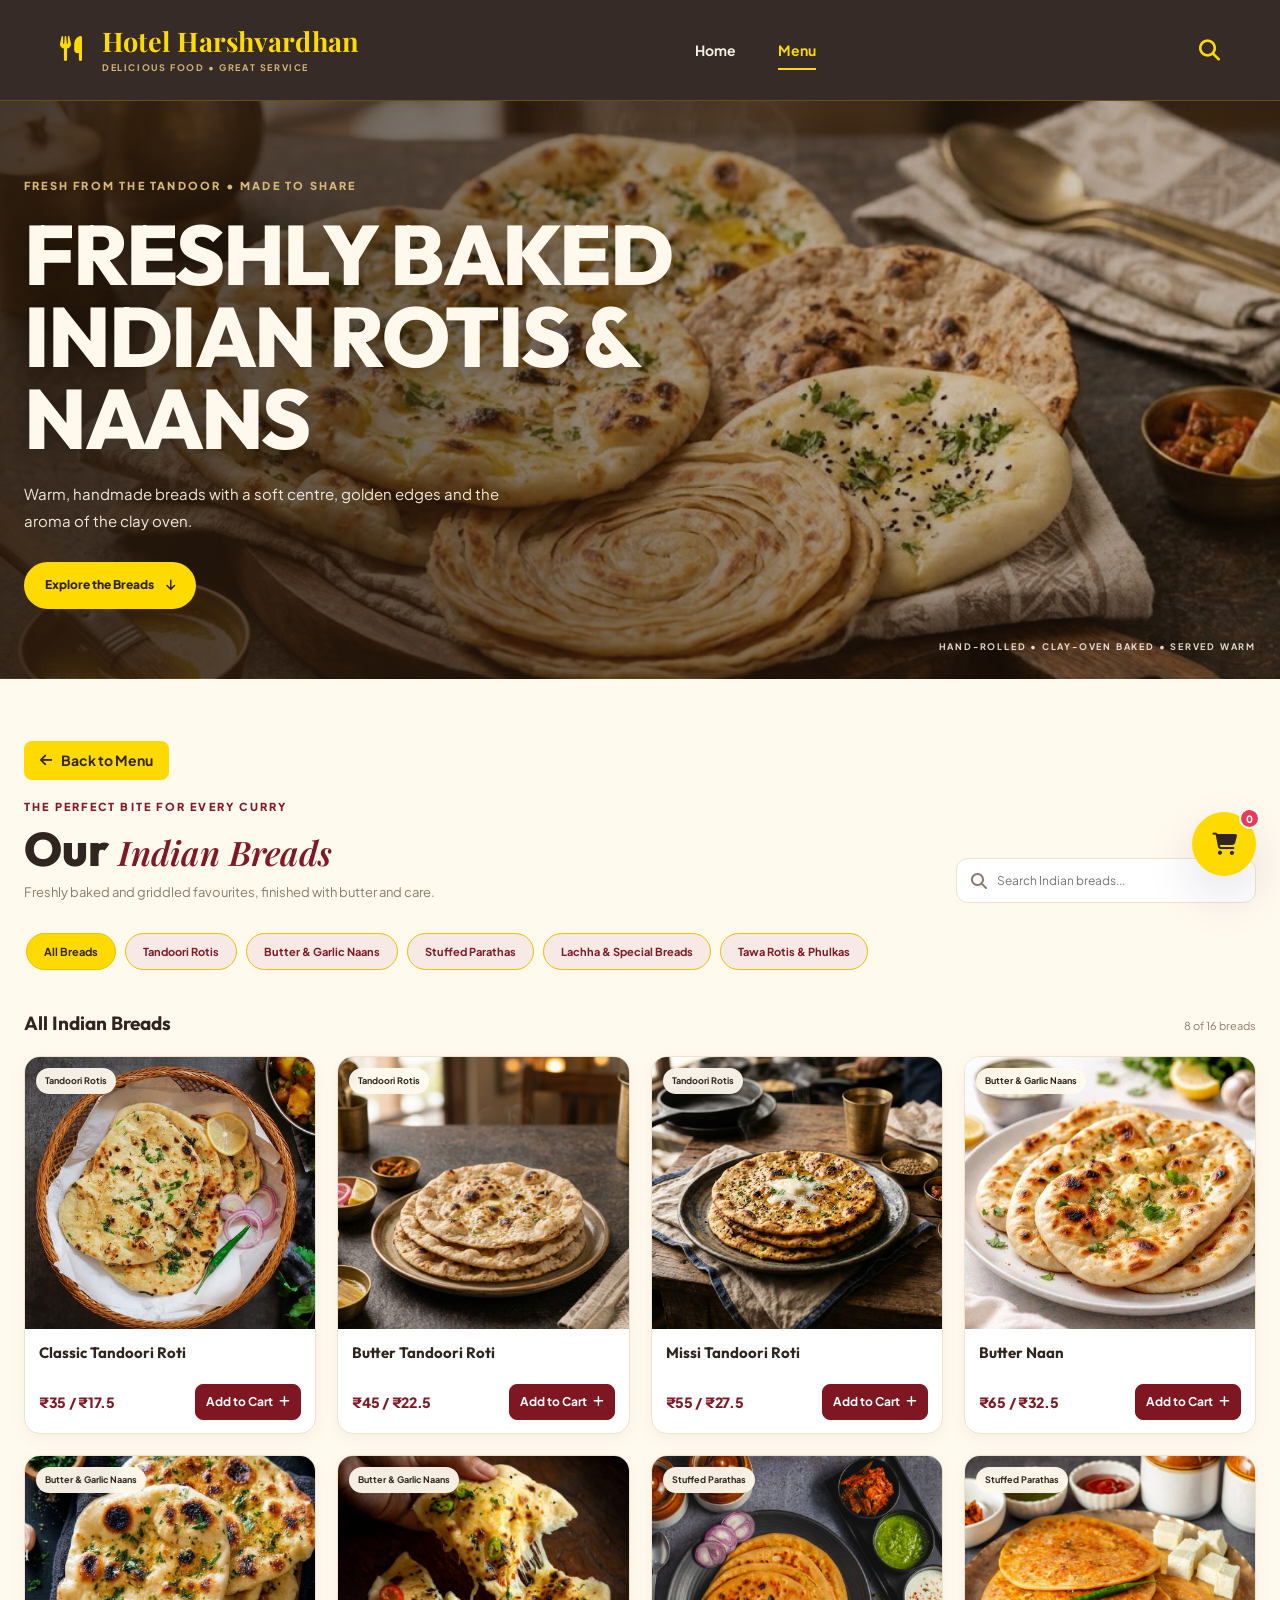
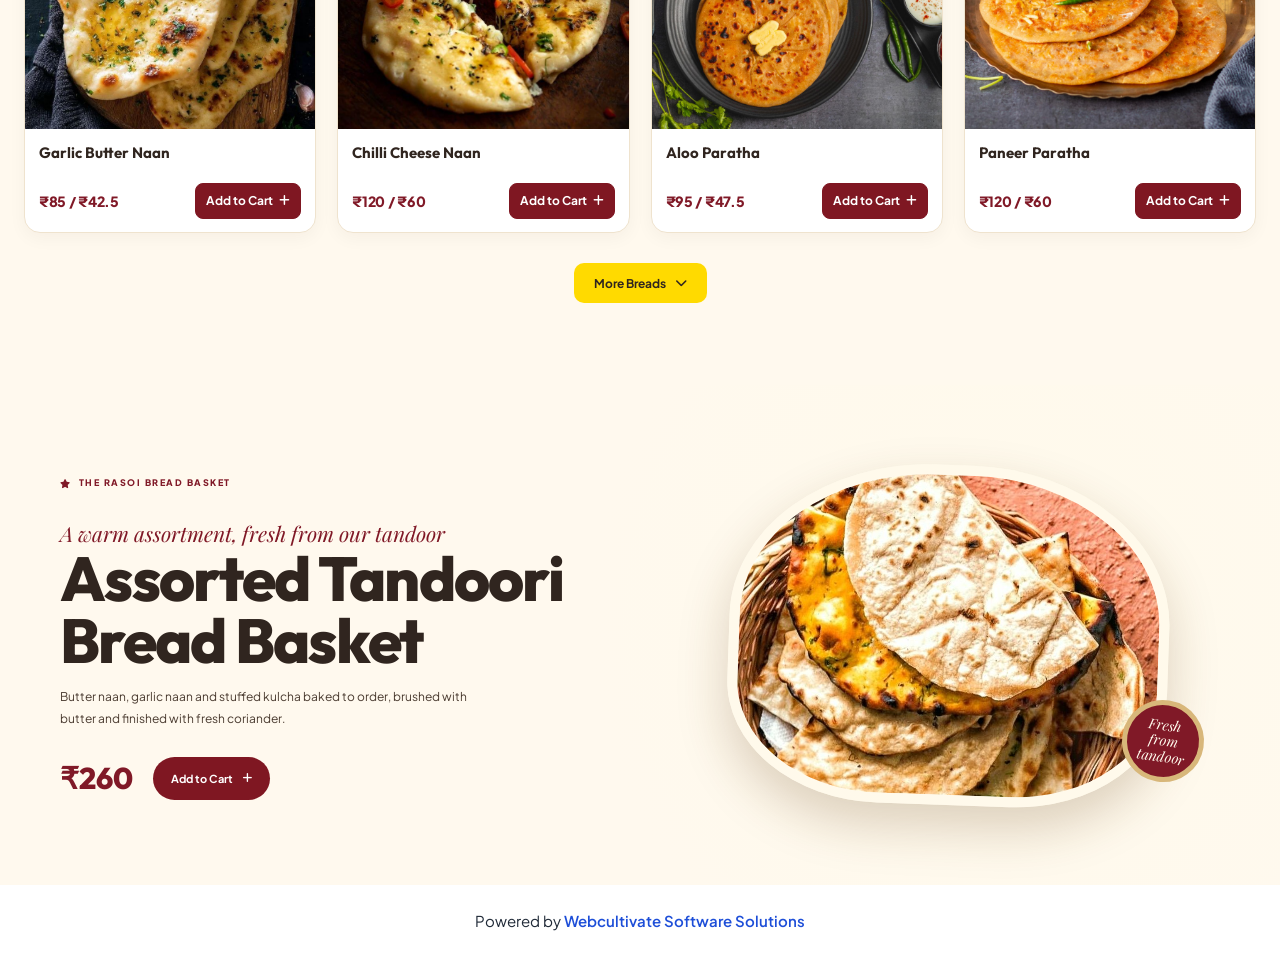
<file: indian-rotis.html>
<!DOCTYPE html>
<html lang="en">
<head>
    <meta charset="UTF-8">
    <meta name="viewport" content="width=device-width, initial-scale=1.0">

    <title>Indian Rotis &amp; Naans | Hotel Harshvardhan</title>
    <meta name="description" content="Freshly baked tandoori rotis, naans, stuffed parathas and Indian breads at Hotel Harshvardhan.">

    <link rel="preconnect" href="https://fonts.googleapis.com">
    <link rel="preconnect" href="https://fonts.gstatic.com" crossorigin>
    <link rel="preconnect" href="https://images.unsplash.com">
    <link href="https://fonts.googleapis.com/css2?family=Outfit:wght@400;500;600;700;800&family=Playfair+Display:wght@600;700&family=Plus+Jakarta+Sans:wght@400;500;600;700;800&display=swap" rel="stylesheet">
    <link rel="stylesheet" href="https://cdnjs.cloudflare.com/ajax/libs/font-awesome/6.5.2/css/all.min.css">

    <link rel="stylesheet" href="./style.css">
    <link rel="stylesheet" href="./indian-rotis.css">
</head>

<body class="indian-rotis-page">
    <header class="site-header">
        <div class="header-container">
            <a class="header-menu-link" href="./menu.html" aria-label="Go to menu">
                <i class="fa-solid fa-magnifying-glass" aria-hidden="true"></i>
            </a>

            <a href="./index.html" class="brand-logo">
                <span class="logo-icon"><i class="fa-solid fa-utensils"></i></span>
                <span class="logo-text">
                    <strong>Hotel Harshvardhan</strong>
                    <small>Delicious Food • Great Service</small>
                </span>
            </a>

            <nav class="desktop-navigation">
                <a href="./index.html" class="nav-link">Home</a>
                <a href="./menu.html" class="nav-link active">Menu</a>
            </nav>

            <div class="header-actions">
            </div>
        </div>
    </header>

    <main>
        <section class="indian-rotis-hero" data-local-image="./assets/images/indian-rotis/indian-rotis-hero.jpg">
            <div class="indian-rotis-hero-content">
                <span class="indian-rotis-hero-eyebrow">FRESH FROM THE TANDOOR • MADE TO SHARE</span>
                <h1>FRESHLY BAKED<br>INDIAN ROTIS &amp; NAANS</h1>
                <p>Warm, handmade breads with a soft centre, golden edges and the aroma of the clay oven.</p>
                <a class="indian-rotis-hero-button" href="#indian-rotis-menu">
                    Explore the Breads
                    <i class="fa-solid fa-arrow-down"></i>
                </a>
            </div>
            <span class="indian-rotis-hero-note">HAND-ROLLED • CLAY-OVEN BAKED • SERVED WARM</span>
        </section>

        <section class="indian-rotis-menu-section" id="indian-rotis-menu">
            <div class="indian-rotis-container">
                <div class="indian-rotis-menu-heading">
                    <div>
                        <a class="category-back-link" href="./menu.html">
                            <i class="fa-solid fa-arrow-left" aria-hidden="true"></i>
                            Back to Menu
                        </a>
                        <span class="indian-rotis-eyebrow">THE PERFECT BITE FOR EVERY CURRY</span>
                        <h2>Our <span>Indian Breads</span></h2>
                        <p>Freshly baked and griddled favourites, finished with butter and care.</p>
                    </div>

                    <label class="indian-rotis-search">
                        <i class="fa-solid fa-magnifying-glass" aria-hidden="true"></i>
                        <input
                            id="indian-rotis-search-input"
                            type="search"
                            placeholder="Search Indian breads..."
                            aria-label="Search Indian breads">
                    </label>
                </div>

                <div class="indian-rotis-category-filters" role="group" aria-label="Filter Indian breads by category">
                    <button class="indian-rotis-filter active" type="button" data-indian-rotis-category="all" aria-pressed="true">
                        All Breads
                    </button>
                    <button class="indian-rotis-filter" type="button" data-indian-rotis-category="tandoori-rotis" aria-pressed="false">
                        Tandoori Rotis
                    </button>
                    <button class="indian-rotis-filter" type="button" data-indian-rotis-category="butter-garlic-naans" aria-pressed="false">
                        Butter &amp; Garlic Naans
                    </button>
                    <button class="indian-rotis-filter" type="button" data-indian-rotis-category="stuffed-parathas" aria-pressed="false">
                        Stuffed Parathas
                    </button>
                    <button class="indian-rotis-filter" type="button" data-indian-rotis-category="lachha-special-breads" aria-pressed="false">
                        Lachha &amp; Special Breads
                    </button>
                    <button class="indian-rotis-filter" type="button" data-indian-rotis-category="tawa-rotis-phulkas" aria-pressed="false">
                        Tawa Rotis &amp; Phulkas
                    </button>
                </div>

                <div class="indian-rotis-results-heading">
                    <h3 id="indian-rotis-results-title">All Indian Breads</h3>
                    <span id="indian-rotis-result-count" aria-live="polite"></span>
                </div>

                <div class="indian-rotis-grid" id="indian-rotis-grid"></div>
                <p class="indian-rotis-empty-state" id="indian-rotis-empty-state" hidden>
                    No breads found. Try another search.
                </p>

                <button class="indian-rotis-more-button" id="indian-rotis-more-button" type="button">
                    More Breads
                    <i class="fa-solid fa-chevron-down"></i>
                </button>
            </div>
        </section>

        <section class="indian-rotis-feature">
            <div class="indian-rotis-feature-inner">
                <div class="indian-rotis-feature-copy">
                    <span class="indian-rotis-feature-tag">
                        <i class="fa-solid fa-star"></i>
                        THE RASOI BREAD BASKET
                    </span>
                    <span class="indian-rotis-feature-kicker">A warm assortment, fresh from our tandoor</span>
                    <h2>Assorted Tandoori<br>Bread Basket</h2>
                    <p>Butter naan, garlic naan and stuffed kulcha baked to order, brushed with butter and finished with fresh coriander.</p>
                    <div class="indian-rotis-feature-bottom">
                        <span class="indian-rotis-feature-price">₹260</span>
                        <button class="indian-rotis-feature-add" type="button" data-add-cart="616">
                            Add to Cart
                            <i class="fa-solid fa-plus"></i>
                        </button>
                    </div>
                </div>
                <div class="indian-rotis-feature-image">
                    <img
                        src="./assets/images/indian-rotis/assorted-tandoori-bread-basket.jpg"
                        data-local-image="./assets/images/indian-rotis/assorted-tandoori-bread-basket.jpg"
                        alt="Assorted Indian breads fresh from the tandoor"
                        loading="lazy">
                    <span class="indian-rotis-feature-stamp">Fresh<br>from tandoor</span>
                </div>
            </div>
        </section>
    </main>


    <footer class="powered-by-footer"><p><a href="https://www.webcultivate.com/" target="_blank" rel="noopener noreferrer" class="powered-by-link">Powered by <span>Webcultivate Software Solutions</span></a></p></footer>

    <script src="./script.js" defer></script>
</body>
</html>
</file>
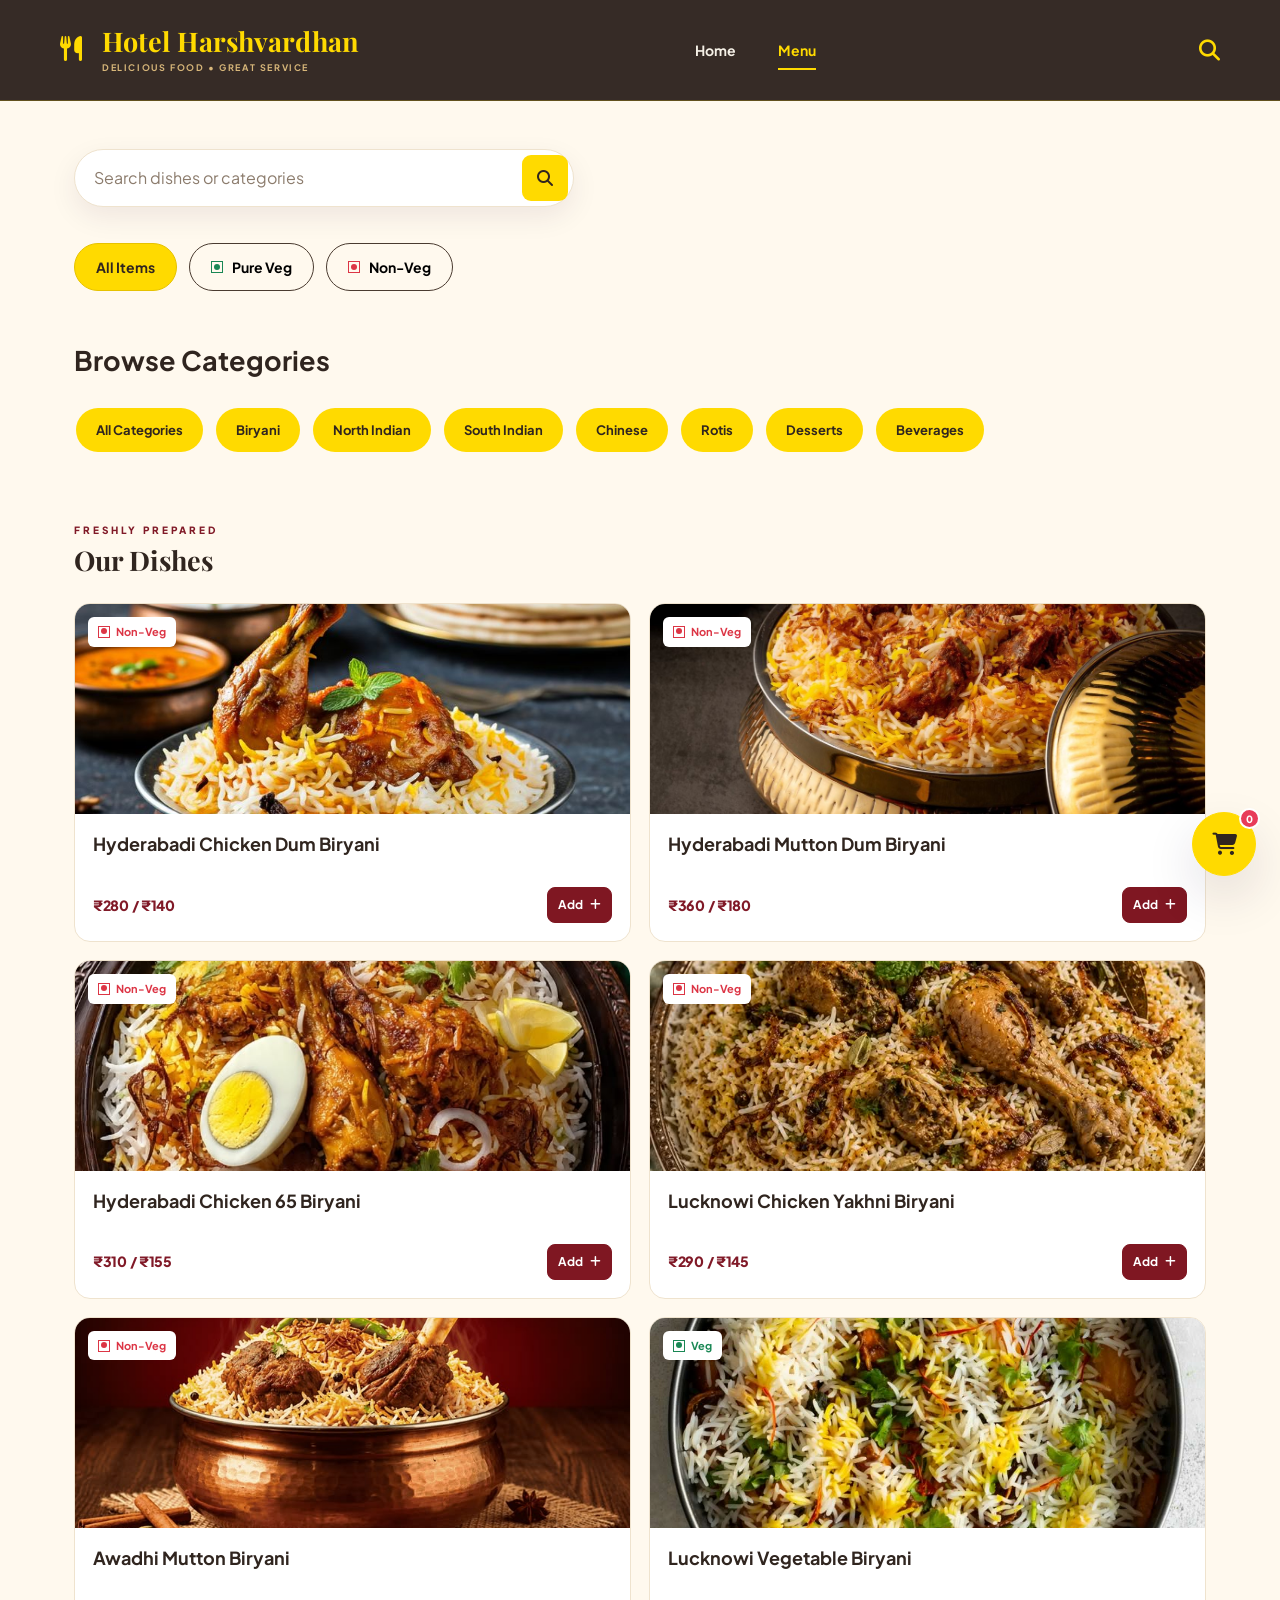
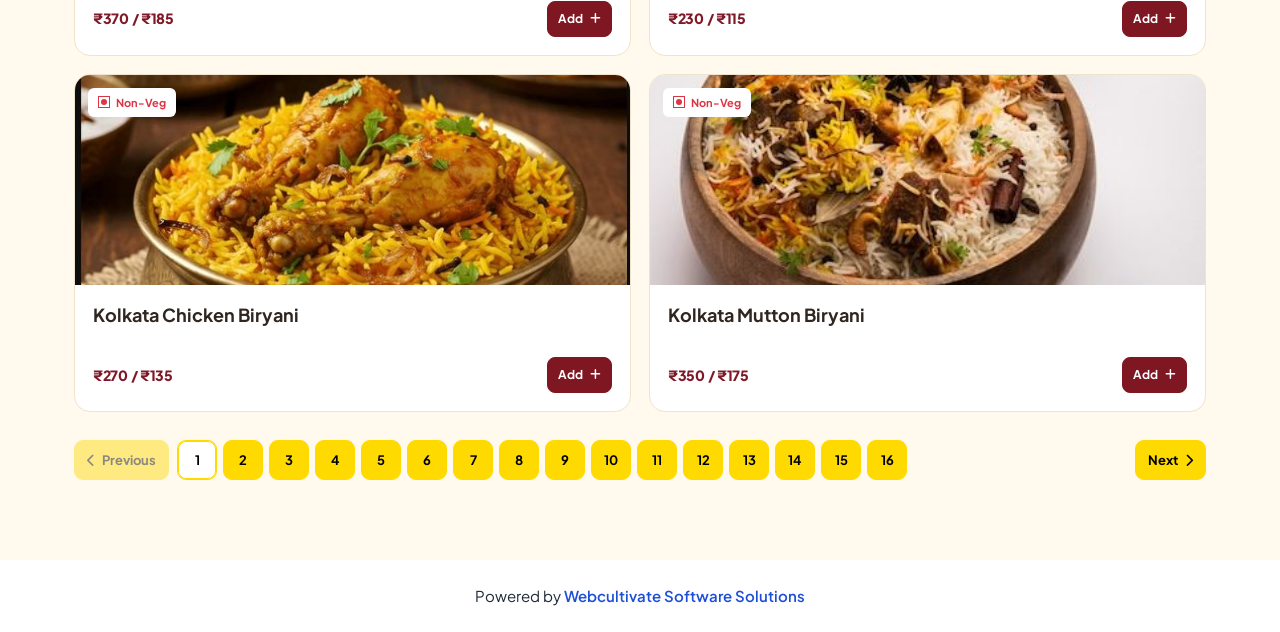
<file: menu.html>
<!DOCTYPE html>
<html lang="en">

<head>
    <meta charset="UTF-8">
    <meta name="viewport" content="width=device-width, initial-scale=1.0">

    <title>Our Menu | Hotel Harshvardhan</title>

    <meta name="description" content="Explore the complete food menu at Hotel Harshvardhan.">

    <link rel="preconnect" href="https://fonts.googleapis.com">
    <link rel="preconnect" href="https://fonts.gstatic.com" crossorigin>

    <link href="https://fonts.googleapis.com/css2?family=Outfit:wght@400;500;600;700;800&family=Playfair+Display:wght@600;700&family=Plus+Jakarta+Sans:wght@400;500;600;700;800&display=swap" rel="stylesheet">

    <link rel="stylesheet" href="https://cdnjs.cloudflare.com/ajax/libs/font-awesome/6.5.2/css/all.min.css">

    <link rel="stylesheet" href="./style.css">
    <link rel="stylesheet" href="./menu.css">
</head>

<body>

    <!-- HEADER -->
    <header class="site-header">
        <div class="header-container">

            <a class="header-menu-link" href="./menu.html" aria-label="Go to menu">
                <i class="fa-solid fa-magnifying-glass" aria-hidden="true"></i>
            </a>

            <a href="./index.html" class="brand-logo">
                <span class="logo-icon">
                    <i class="fa-solid fa-utensils"></i>
                </span>
                <span class="logo-text">
                    <strong>Hotel Harshvardhan</strong>
                    <small>Delicious Food • Great Service</small>
                </span>
            </a>

            <nav class="desktop-navigation">
                <a href="./index.html" class="nav-link">Home</a>
                <a href="./menu.html" class="nav-link active">Menu</a>
            </nav>

            <div class="header-actions">
            </div>

        </div>
    </header>


    <main>

        <section class="menu-main section-container">

            <form class="menu-search-form" id="menu-search-form" role="search">
                <label class="sr-only" for="menu-search">Search dishes or categories</label>
                <input
                    type="search"
                    id="menu-search"
                    name="q"
                    placeholder="Search dishes or categories"
                    autocomplete="off"
                >
                <button type="submit" aria-label="Search menu">
                    <i class="fa-solid fa-magnifying-glass" aria-hidden="true"></i>
                </button>
            </form>

            <div class="food-type-filters">
                <button class="food-filter active" data-filter="all">
                    All Items
                </button>

                <button class="food-filter" data-filter="veg">
                    <span class="veg-indicator"></span>
                    Pure Veg
                </button>

                <button class="food-filter" data-filter="non-veg">
                    <span class="nonveg-indicator"></span>
                    Non-Veg
                </button>
            </div>


            <!-- CATEGORY NAVIGATION -->
            <div class="menu-category-navigation">
                <h2>Browse Categories</h2>

                <div class="menu-category-list" id="menu-category-list">
                    <!-- Categories generated through JavaScript -->
                </div>
            </div>


            <!-- MENU ITEMS -->
            <div class="menu-listing">

                <div class="section-heading">
                    <div>
                        <span class="section-eyebrow">FRESHLY PREPARED</span>
                        <h2>Our Dishes</h2>
                    </div>

                </div>

                <div class="menu-dishes-grid" id="menu-dishes-grid">
                    <!-- Dishes generated through JavaScript -->
                </div>

                <nav class="menu-pagination" id="menu-pagination" aria-label="Dish pages" hidden></nav>

                <div class="menu-empty-state" id="menu-empty-state" hidden>
                    <i class="fa-solid fa-bowl-food"></i>
                    <h3>No dishes found</h3>
                    <p>Try another search or category.</p>
                </div>

            </div>

        </section>

    </main>

    <footer class="powered-by-footer"><p><a href="https://www.webcultivate.com/" target="_blank" rel="noopener noreferrer" class="powered-by-link">Powered by <span>Webcultivate Software Solutions</span></a></p></footer>


    <script src="./script.js" defer></script>

</body>
</html>
</file>
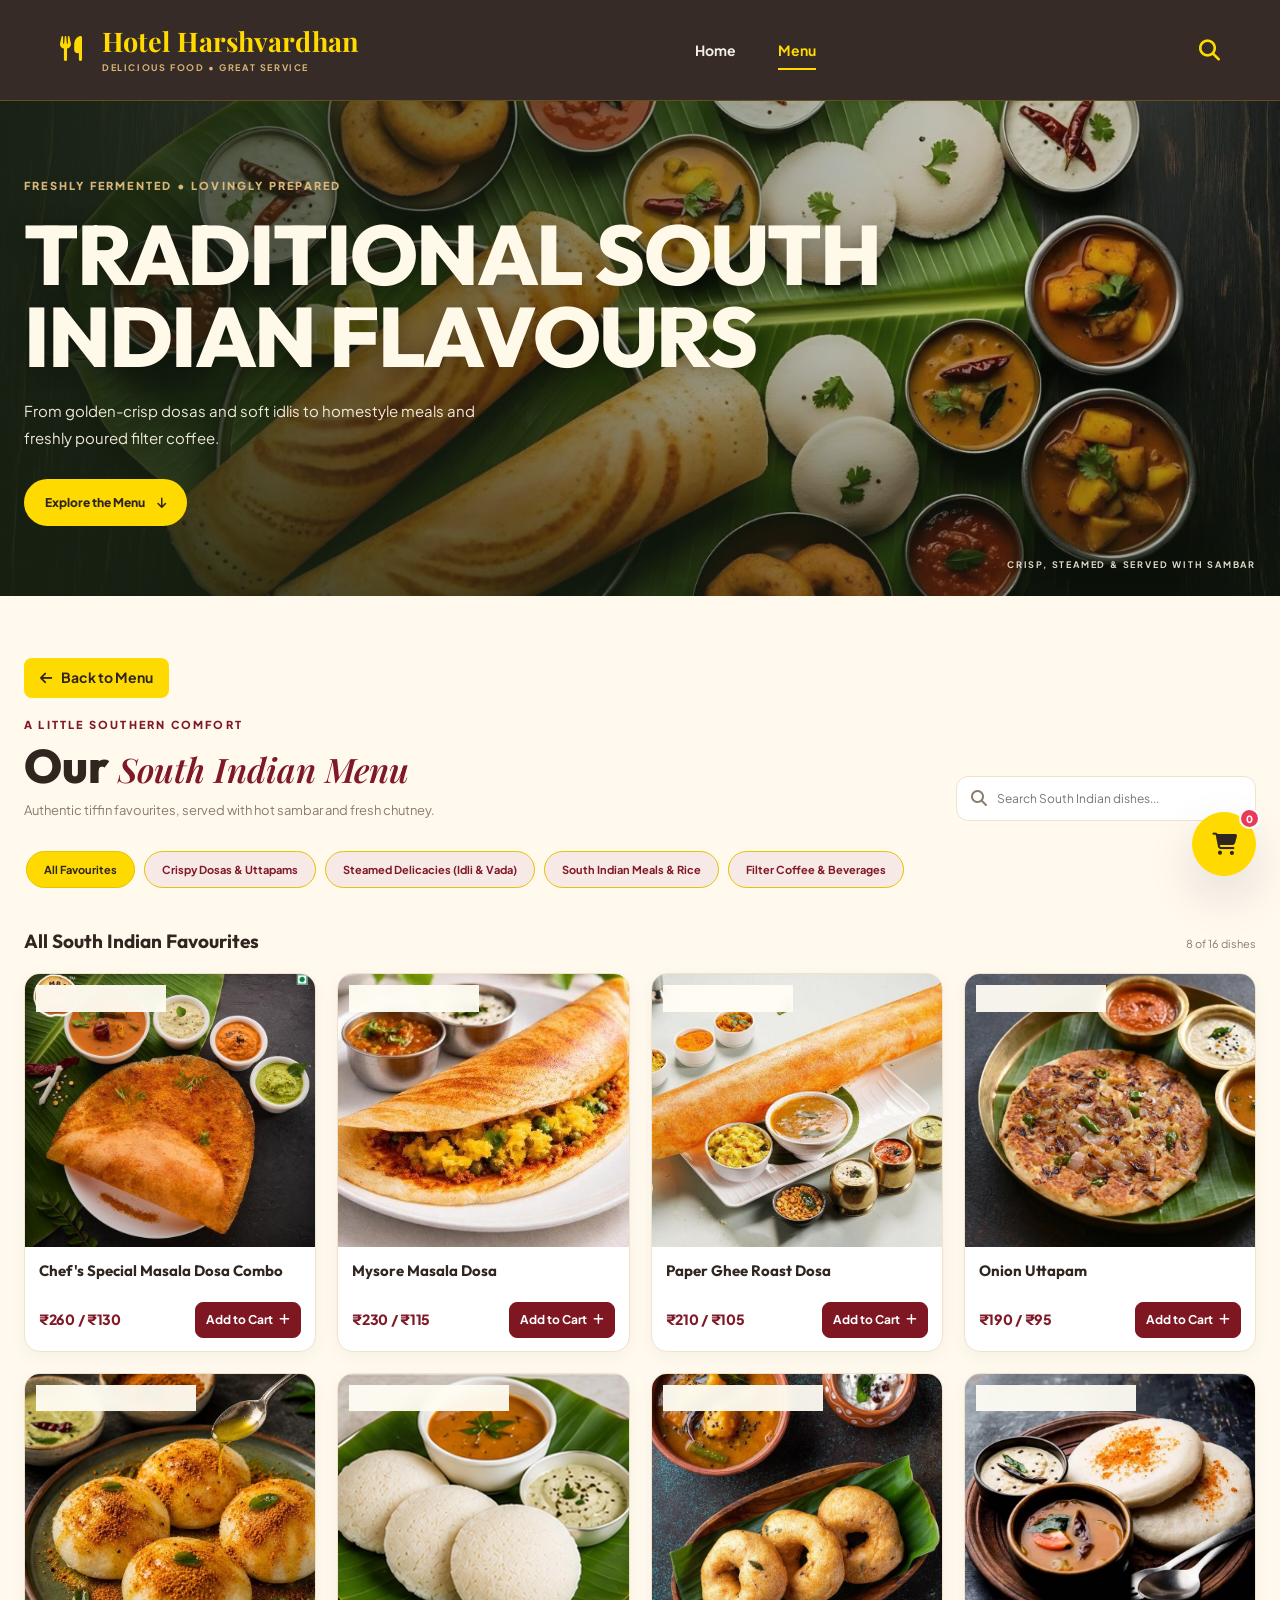
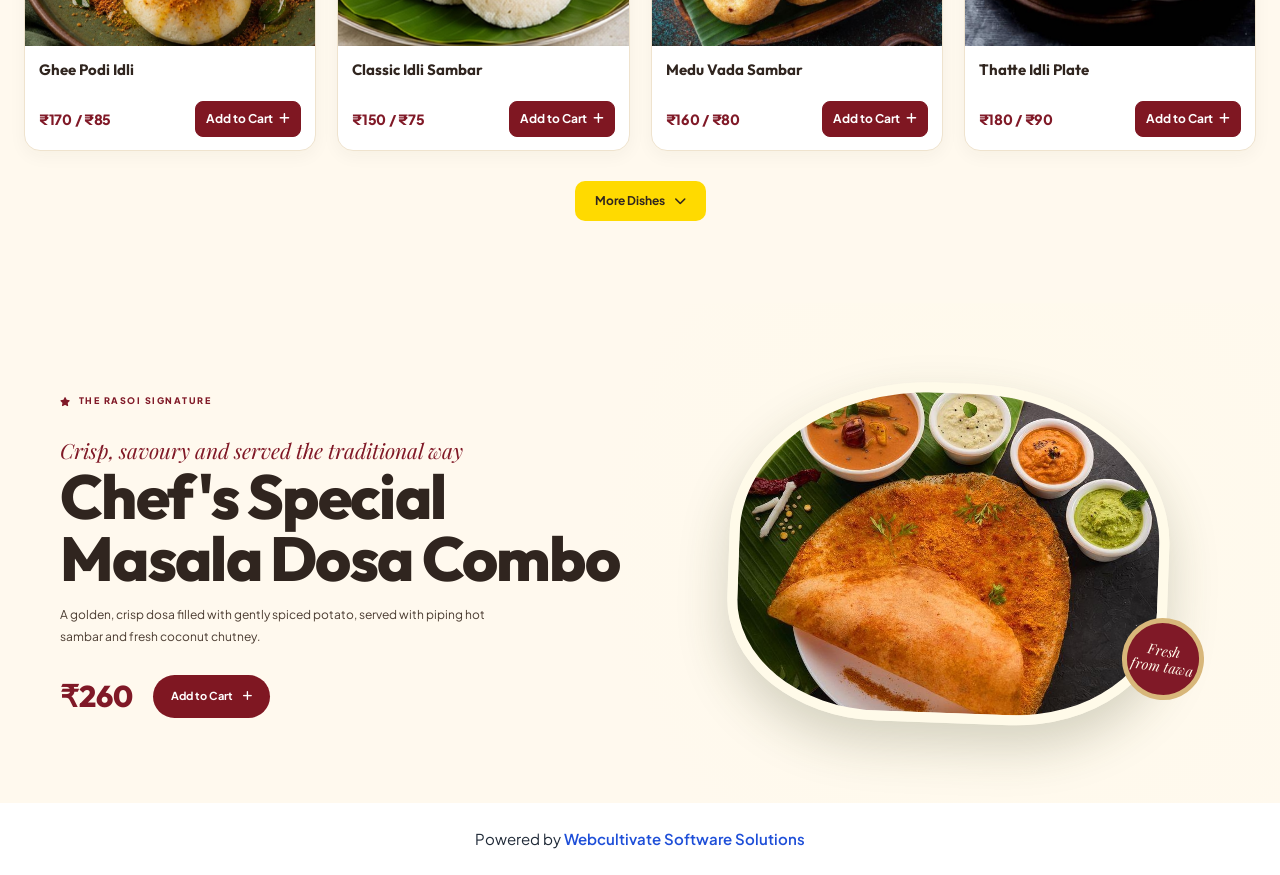
<file: south-indian.html>
<!DOCTYPE html>
<html lang="en">
<head>
    <meta charset="UTF-8">
    <meta name="viewport" content="width=device-width, initial-scale=1.0">

    <title>South Indian | Hotel Harshvardhan</title>
    <meta name="description" content="Enjoy crisp dosas, steamed idli and vada, South Indian meals and traditional filter coffee at Hotel Harshvardhan.">

    <link rel="preconnect" href="https://fonts.googleapis.com">
    <link rel="preconnect" href="https://fonts.gstatic.com" crossorigin>
    <link href="https://fonts.googleapis.com/css2?family=Outfit:wght@400;500;600;700;800&family=Playfair+Display:wght@600;700&family=Plus+Jakarta+Sans:wght@400;500;600;700;800&display=swap" rel="stylesheet">
    <link rel="stylesheet" href="https://cdnjs.cloudflare.com/ajax/libs/font-awesome/6.5.2/css/all.min.css">

    <link rel="stylesheet" href="./style.css">
    <link rel="stylesheet" href="./south-indian.css">
</head>

<body class="south-indian-page">
    <header class="site-header">
        <div class="header-container">
            <a class="header-menu-link" href="./menu.html" aria-label="Go to menu">
                <i class="fa-solid fa-magnifying-glass" aria-hidden="true"></i>
            </a>

            <a href="./index.html" class="brand-logo">
                <span class="logo-icon"><i class="fa-solid fa-utensils"></i></span>
                <span class="logo-text">
                    <strong>Hotel Harshvardhan</strong>
                    <small>Delicious Food • Great Service</small>
                </span>
            </a>

            <nav class="desktop-navigation">
                <a href="./index.html" class="nav-link">Home</a>
                <a href="./menu.html" class="nav-link active">Menu</a>
            </nav>

            <div class="header-actions">
            </div>
        </div>
    </header>

    <main>
        <section class="south-indian-hero" data-local-image="./assets/images/categories/south-indian/south-indian-hero.jpg">
            <div class="south-indian-hero-content">
                <span class="south-indian-hero-eyebrow">FRESHLY FERMENTED • LOVINGLY PREPARED</span>
                <h1>TRADITIONAL SOUTH<br>INDIAN FLAVOURS</h1>
                <p>From golden-crisp dosas and soft idlis to homestyle meals and freshly poured filter coffee.</p>
                <a class="south-indian-hero-button" href="#south-indian-menu">
                    Explore the Menu
                    <i class="fa-solid fa-arrow-down"></i>
                </a>
            </div>
            <span class="south-indian-hero-note">CRISP, STEAMED &amp; SERVED WITH SAMBAR</span>
        </section>

        <section class="south-indian-menu-section" id="south-indian-menu">
            <div class="south-indian-container">
                <div class="south-indian-menu-heading">
                    <div>
                        <a class="category-back-link" href="./menu.html">
                            <i class="fa-solid fa-arrow-left" aria-hidden="true"></i>
                            Back to Menu
                        </a>
                        <span class="south-indian-eyebrow">A LITTLE SOUTHERN COMFORT</span>
                        <h2>Our <span>South Indian Menu</span></h2>
                        <p>Authentic tiffin favourites, served with hot sambar and fresh chutney.</p>
                    </div>

                    <label class="south-indian-search">
                        <i class="fa-solid fa-magnifying-glass" aria-hidden="true"></i>
                        <input
                            id="south-indian-search-input"
                            type="search"
                            placeholder="Search South Indian dishes..."
                            aria-label="Search South Indian dishes">
                    </label>
                </div>

                <div class="south-indian-category-filters" role="group" aria-label="Filter South Indian dishes by category">
                    <button class="south-indian-filter active" type="button" data-south-indian-category="all" aria-pressed="true">
                        All Favourites
                    </button>
                    <button class="south-indian-filter" type="button" data-south-indian-category="dosas-uttapams" aria-pressed="false">
                        Crispy Dosas &amp; Uttapams
                    </button>
                    <button class="south-indian-filter" type="button" data-south-indian-category="idli-vada" aria-pressed="false">
                        Steamed Delicacies (Idli &amp; Vada)
                    </button>
                    <button class="south-indian-filter" type="button" data-south-indian-category="meals-rice" aria-pressed="false">
                        South Indian Meals &amp; Rice
                    </button>
                    <button class="south-indian-filter" type="button" data-south-indian-category="filter-coffee-beverages" aria-pressed="false">
                        Filter Coffee &amp; Beverages
                    </button>
                </div>

                <div class="south-indian-results-heading">
                    <h3 id="south-indian-results-title">All South Indian Favourites</h3>
                    <span id="south-indian-result-count" aria-live="polite"></span>
                </div>

                <div class="south-indian-grid" id="south-indian-grid"></div>
                <p class="south-indian-empty-state" id="south-indian-empty-state" hidden>
                    No dishes found. Try another search.
                </p>

                <button class="south-indian-more-button" id="south-indian-more-button" type="button">
                    More Dishes
                    <i class="fa-solid fa-chevron-down"></i>
                </button>
            </div>
        </section>

        <section class="south-indian-feature">
            <div class="south-indian-feature-inner">
                <div class="south-indian-feature-copy">
                    <span class="south-indian-feature-tag">
                        <i class="fa-solid fa-star"></i>
                        THE RASOI SIGNATURE
                    </span>
                    <span class="south-indian-feature-kicker">Crisp, savoury and served the traditional way</span>
                    <h2>Chef's Special<br>Masala Dosa Combo</h2>
                    <p>A golden, crisp dosa filled with gently spiced potato, served with piping hot sambar and fresh coconut chutney.</p>
                    <div class="south-indian-feature-bottom">
                        <span class="south-indian-feature-price">₹260</span>
                        <button class="south-indian-feature-add" type="button" data-add-cart="401">
                            Add to Cart
                            <i class="fa-solid fa-plus"></i>
                        </button>
                    </div>
                </div>
                <div class="south-indian-feature-image">
                    <img
                        src="./assets/images/categories/south-indian/chefs-special-masala-dosa-combo.jpg"
                        data-local-image="./assets/images/categories/south-indian/chefs-special-masala-dosa-combo.jpg"
                        alt="Golden South Indian masala dosa with chutney and sambar"
                        loading="lazy">
                    <span class="south-indian-feature-stamp">Fresh<br>from tawa</span>
                </div>
            </div>
        </section>
    </main>


    <footer class="powered-by-footer"><p><a href="https://www.webcultivate.com/" target="_blank" rel="noopener noreferrer" class="powered-by-link">Powered by <span>Webcultivate Software Solutions</span></a></p></footer>

    <script src="./script.js" defer></script>
</body>
</html>
</file>
<file: style.css>
/* =========================================================
   HOTEL HARSHVARDHAN - MAIN STYLESHEET
   ========================================================= */

/* ================= VARIABLES ================= */

:root {
    --brand-gold: #FFDA00;
    --brand-gold-dark: #E6C200;
    --champagne: #D8B77A;
    --champagne-soft: rgba(216, 183, 122, 0.35);
    --primary: #801927;
    --primary-dark: #5E121C;
    --primary-light: #F7E9E6;
    --secondary: #801927;
    --button-primary: #FFDA00;
    --button-hover: #E6C200;
    --button-text: #30251F;

    --heading: #30251F;
    --text: #4A3B30;
    --muted: #8C7C6D;

    --white: #ffffff;
    --background: #FFF9EE;
    --lavender: #FBF3E3;
    --border: #EFE3CE;

    --success: #21865b;
    --danger: #e83b59;

    --shadow-sm: 0 4px 15px rgba(40, 20, 65, 0.06);
    --shadow-md: 0 10px 30px rgba(40, 20, 65, 0.09);
    --shadow-lg: 0 20px 50px rgba(40, 20, 65, 0.13);

    --radius-sm: 10px;
    --radius-md: 18px;
    --radius-lg: 26px;
    --radius-xl: 34px;

    --container: 1440px;

    --font-main: 'Plus Jakarta Sans', sans-serif;
    --font-heading: 'Outfit', sans-serif;
    --font-serif: 'Playfair Display', serif;

    --transition: all 0.3s ease;
}


/* ================= RESET ================= */

* {
    margin: 0;
    padding: 0;
    box-sizing: border-box;
}

html {
    scroll-behavior: smooth;
    scroll-padding-top: 100px;
}

/* ================= SCROLLBAR (hidden, scrolling preserved) ================= */

* {
    scrollbar-width: none;
    -ms-overflow-style: none;
}

*::-webkit-scrollbar {
    display: none;
    width: 0;
    height: 0;
}

body {
    font-family: var(--font-main);
    color: var(--text);
    background: var(--background);
    line-height: 1.6;
    overflow-x: hidden;
}

body.modal-open {
    overflow: hidden;
}

button,
input {
    font: inherit;
}

button {
    cursor: pointer;
}

a {
    color: inherit;
    text-decoration: none;
}

.category-back-link {
    display: flex;
    width: fit-content;
    align-items: center;
    gap: 9px;
    margin-bottom: 12px;
    padding: 10px 16px;
    color: var(--button-text);
    background: var(--button-primary);
    border-radius: 8px;
    font-size: 14px;
    font-weight: 700;
    line-height: 1.4;
    text-decoration: none;
    transition: background-color 0.2s ease, box-shadow 0.2s ease, transform 0.2s ease;
}

.category-back-link:hover {
    color: var(--button-text);
    background: var(--button-hover);
    box-shadow: 0 4px 12px rgba(230, 194, 0, 0.3);
    transform: translateY(-1px);
}

img {
    display: block;
    max-width: 100%;
}

ul {
    list-style: none;
}

button:focus-visible,
a:focus-visible,
input:focus-visible,
.category-card:focus-visible {
    outline: 3px solid rgba(255, 218, 0, 0.85);
    outline-offset: 3px;
}


/* ================= COMMON CONTAINERS ================= */

.section-container {
    width: min(100% - 100px, var(--container));
    margin: 0 auto;
}


/* ================= HEADER ================= */

.site-header {
    width: 100%;
    position: sticky;
    top: 0;
    z-index: 1000;
    background: rgba(48, 37, 31, 0.97);
    backdrop-filter: blur(16px);
    border-bottom: 1px solid rgba(255, 218, 0, 0.22);
}

.header-container {
    width: min(100% - 100px, var(--container));
    min-height: 100px;
    margin: 0 auto;

    display: flex;
    align-items: center;
    justify-content: space-between;
    gap: 35px;
}


/* ================= BRAND LOGO ================= */

.brand-logo {
    display: inline-flex;
    align-items: center;
    gap: 10px;
    flex-shrink: 0;
}

.logo-icon {
    width: 42px;
    height: 42px;
    display: grid;
    place-items: center;
    color: var(--brand-gold);
    font-size: 25px;
}

.logo-text {
    display: flex;
    flex-direction: column;
    line-height: 1.15;
}

.logo-text strong {
    font-family: var(--font-serif);
    font-size: 27px;
    font-weight: 700;
    letter-spacing: 0.1px;
    color: var(--brand-gold);
}

.logo-text small {
    font-family: var(--font-main);
    font-size: 9px;
    font-weight: 700;
    letter-spacing: 1.6px;
    line-height: 1.3;
    color: var(--champagne);
    margin-top: 5px;
    text-transform: uppercase;
}


/* ================= DESKTOP NAVIGATION ================= */

.desktop-navigation {
    display: flex;
    align-items: center;
    gap: 42px;
    margin-left: auto;
    margin-right: auto;
}

.nav-link {
    position: relative;
    padding: 12px 0;
    font-size: 14px;
    font-weight: 700;
    color: #f5f0e6;
    transition: var(--transition);
}

.nav-link::after {
    content: '';
    position: absolute;
    width: 0;
    height: 2px;
    bottom: 3px;
    left: 0;
    background: var(--brand-gold);
    transition: var(--transition);
}

.nav-link:hover,
.nav-link.active {
    color: var(--brand-gold);
}

.nav-link:hover::after,
.nav-link.active::after {
    width: 100%;
}


/* ================= HEADER ACTIONS ================= */

.header-actions {
    display: flex;
    align-items: center;
    gap: 17px;
}

.icon-button {
    width: 46px;
    height: 46px;
    border: 1px solid transparent;
    border-radius: 50%;
    display: grid;
    place-items: center;
    background: #f8f5fc;
    color: var(--heading);
    font-size: 17px;
    transition: var(--transition);
    position: relative;
}

.icon-button:hover {
    color: var(--primary);
    background: var(--primary-light);
    transform: translateY(-2px);
}

.floating-cart-button {
    position: fixed;
    z-index: 1600;
    right: 24px;
    bottom: 24px;
    width: 64px;
    height: 64px;
    color: var(--button-text);
    background: var(--brand-gold);
    box-shadow: var(--shadow-lg);
}

.floating-cart-button:hover {
    color: var(--button-text);
    background: var(--brand-gold-dark);
}

.cart-count {
    position: absolute;
    top: -5px;
    right: -5px;
    width: 21px;
    height: 21px;
    display: grid;
    place-items: center;
    background: var(--danger);
    color: var(--white);
    font-size: 10px;
    font-weight: 800;
    border-radius: 50%;
    border: 2px solid var(--white);
}

.call-waiter-button {
    display: flex;
    align-items: center;
    justify-content: center;
    gap: 10px;
    min-height: 46px;
    padding: 0 25px;
    background: linear-gradient(135deg, #7541a5, #51108b);
    color: var(--white);
    border: none;
    border-radius: 30px;
    font-size: 13px;
    font-weight: 700;
    transition: var(--transition);
}

.call-waiter-button:hover {
    transform: translateY(-3px);
    box-shadow: 0 8px 20px rgba(210, 154, 50, 0.25);
}


/* ================= HEADER MENU LINK ================= */

.header-menu-link {
    display: grid;
    place-items: center;
    width: 42px;
    height: 42px;
    flex: 0 0 42px;
    order: 3;
    color: var(--button-primary);
    background: transparent;
    border: none;
    text-decoration: none;
    font-size: 21px;
}

.header-menu-link:hover {
    color: var(--button-hover);
    background: transparent;
}

/* ================= HERO SECTION ================= */

.hero-section {
    position: relative;
    overflow: hidden;

    background:
        radial-gradient(
            circle at 75% 40%,
            rgba(213, 188, 240, 0.55),
            transparent 42%
        ),
        linear-gradient(
            110deg,
            #faf8ff 0%,
            #f2eafa 100%
        );
}

.hero-container {
    width: min(100% - 100px, var(--container));
    min-height: 500px;
    margin: 0 auto;

    display: grid;
    grid-template-columns: 0.92fr 1.08fr;
    align-items: center;
    gap: 25px;
}

.hero-content {
    padding: 65px 0;
    position: relative;
    z-index: 2;
    animation: fadeInUp 0.8s ease both;
}

.hero-eyebrow {
    display: inline-block;
    color: var(--primary);
    font-size: 11px;
    font-weight: 800;
    letter-spacing: 3px;
    margin-bottom: 20px;
}

.hero-content h1 {
    font-family: var(--font-heading);
    color: var(--heading);
    font-size: clamp(42px, 4vw, 58px);
    font-weight: 800;
    line-height: 1.12;
    letter-spacing: -2px;
    max-width: 590px;
}

.hero-content h1 span {
    display: block;
    color: var(--primary);
}

.hero-description {
    max-width: 430px;
    margin-top: 16px;
    font-size: 17px;
    line-height: 1.7;
    color: var(--heading);
}


/* ================= HERO SEARCH ================= */

.hero-search-form {
    width: 100%;
    max-width: 455px;
    min-height: 54px;
    margin-top: 25px;
    padding: 6px 8px 6px 20px;

    display: flex;
    align-items: center;
    gap: 13px;

    background: var(--white);
    border: 1px solid rgba(210, 154, 50, 0.06);
    border-radius: 40px;
    box-shadow: var(--shadow-sm);
}

.hero-search-form > i {
    font-size: 17px;
    color: var(--heading);
}

.hero-search-form input {
    min-width: 0;
    flex: 1;
    border: none;
    outline: none;
    background: transparent;
    font-size: 13px;
    color: var(--heading);
}

.hero-search-form input::placeholder {
    color: var(--muted);
}

.hero-search-form button {
    display: none;
    padding: 10px 18px;
    color: var(--white);
    background: var(--primary);
    border: none;
    border-radius: 30px;
}


/* ================= HERO FEATURES ================= */

.hero-features {
    display: flex;
    align-items: center;
    gap: 25px;
    margin-top: 27px;
}

.feature-item {
    display: flex;
    align-items: center;
    gap: 11px;
    color: var(--heading);
    font-size: 12px;
    font-weight: 600;
    line-height: 1.45;
}

.feature-icon {
    width: 44px;
    height: 44px;
    flex-shrink: 0;
    display: grid;
    place-items: center;
    color: var(--primary);
    background: #eadcf8;
    border-radius: 50%;
    font-size: 19px;
}


/* ================= HERO IMAGE ================= */

.hero-image-container {
    height: 500px;
    position: relative;
    display: flex;
    align-items: center;
    justify-content: center;
    animation: fadeInUp 0.9s ease both;
}

.hero-image-container img {
    width: 100%;
    height: 100%;
    object-fit: cover;
    border-radius: 45% 0 0 45%;
}

.hero-image-caption {
    position: absolute;
    top: 48px;
    left: 8px;
    transform: rotate(-8deg);
    color: var(--heading);
    font-family: var(--font-serif);
    font-style: italic;
    font-size: 19px;
    font-weight: 700;
}


/* ================= SECTION HEADING ================= */

.section-heading {
    display: flex;
    align-items: flex-end;
    justify-content: space-between;
    gap: 20px;
    margin-bottom: 24px;
}

.section-eyebrow {
    display: block;
    margin-bottom: 6px;
    color: var(--secondary);
    font-size: 10px;
    font-weight: 800;
    letter-spacing: 3px;
}

.section-heading h2 {
    font-family: var(--font-serif);
    font-size: 30px;
    font-weight: 700;
    color: var(--heading);
    line-height: 1.25;
}

.view-all-link {
    display: inline-flex;
    align-items: center;
    gap: 10px;
    padding: 8px 0;
    color: var(--primary);
    font-size: 12px;
    font-weight: 700;
    white-space: nowrap;
    transition: var(--transition);
}

.view-all-link:hover {
    gap: 15px;
}


/* ================= CATEGORY SECTION ================= */

.categories-section {
    padding-top: 38px;
    padding-bottom: 55px;
}

.categories-grid {
    display: grid;
    grid-template-columns: repeat(8, minmax(0, 1fr));
    gap: 12px;
}


/* ================= CATEGORY CARD ================= */

.category-card {
    min-width: 0;
    display: flex;
    flex-direction: column;
    padding: 8px;
    background: var(--white);
    border: 1px solid transparent;
    border-radius: 18px;
    box-shadow: var(--shadow-sm);
    transition: var(--transition);
    cursor: pointer;
}

.category-card:hover,
.category-card.active {
    transform: translateY(-5px);
    border-color: transparent;
    box-shadow: var(--shadow-sm);
}

.category-image {
    width: 100%;
    aspect-ratio: 1 / 1;
    overflow: hidden;
    border-radius: 14px;
    background: var(--lavender);
}

.category-image img {
    width: 100%;
    height: 100%;
    object-fit: cover;
    transition: transform 0.5s ease;
}

.category-card:hover .category-image img {
    transform: scale(1.08);
}

/* Only image and category name */

.category-info {
    padding: 12px 4px 5px;
    text-align: center;
}

.category-info h3 {
    font-family: var(--font-heading);
    font-size: 15px;
    font-weight: 700;
    color: var(--heading);
    line-height: 1.4;
}


/* ================= POPULAR DISHES ================= */

.popular-section {
    padding-top: 0;
    padding-bottom: 70px;
}

.popular-dishes-grid {
    display: grid;
    grid-template-columns: repeat(4, minmax(0, 1fr));
    gap: 18px;
}


/* ================= DISH CARD ================= */

.dish-card {
    min-width: 0;
    display: flex;
    flex-direction: column;
    overflow: hidden;
    background: var(--white);
    border: 1px solid var(--border);
    border-radius: 20px;
    box-shadow: var(--shadow-sm);
    transition: var(--transition);
}

.dish-card:hover {
    transform: translateY(-5px);
    box-shadow: var(--shadow-md);
}

.dish-image {
    height: 210px;
    position: relative;
    overflow: hidden;
    background: var(--lavender);
}

.dish-image img {
    width: 100%;
    height: 100%;
    object-fit: cover;
    transition: transform 0.5s ease;
}

.dish-card:hover .dish-image img {
    transform: scale(1.06);
}

.dish-info {
    display: flex;
    flex: 1;
    flex-direction: column;
    padding: 15px;
}

.dish-info h3 {
    display: -webkit-box;
    height: calc(1.3em * 2);
    overflow: hidden;
    font-family: var(--font-heading);
    font-size: 16px;
    font-weight: 700;
    line-height: 1.3;
    color: var(--heading);
    -webkit-line-clamp: 2;
    line-clamp: 2;
    -webkit-box-orient: vertical;
}

.dish-rating {
    margin-top: 7px;
    display: flex;
    align-items: center;
    gap: 5px;
    font-size: 11px;
    color: var(--muted);
}

.dish-rating i {
    color: #f5a623;
}

.portion-selector {
    display: grid;
    grid-template-columns: repeat(2, minmax(0, 1fr));
    gap: 7px;
    margin-top: 12px;
}

.portion-option {
    min-width: 0;
    padding: 7px 5px;
    color: var(--button-primary);
    background: var(--white);
    border: 1px solid var(--button-primary);
    border-radius: 8px;
    font-size: 11px;
    font-weight: 700;
    transition: var(--transition);
}

.portion-option:hover,
.portion-option.is-selected {
    color: var(--button-text);
    background: var(--button-primary);
}

.portion-option.is-selected:hover {
    background: var(--button-hover);
}

.portion-option:focus-visible {
    outline: 2px solid var(--button-primary);
    outline-offset: 2px;
}

.dish-bottom {
    display: flex;
    align-items: center;
    justify-content: space-between;
    gap: 10px;
    margin-top: 14px;
}

.dish-price {
    color: var(--heading);
    font-size: 16px;
    font-weight: 800;
}

.add-to-cart-button {
    display: inline-flex;
    align-items: center;
    justify-content: center;
    gap: 8px;
    padding: 10px 16px;
    color: var(--white);
    background: var(--primary);
    border: none;
    border-radius: 30px;
    font-size: 12px;
    font-weight: 700;
    transition: var(--transition);
}

.add-to-cart-button:hover {
    background: var(--primary-dark);
    transform: translateY(-2px);
}


/* ================= FOOTER ================= */

.site-footer {
    padding-top: 55px;
    color: #e9e1f2;
    background: #171126;
}

.footer-container {
    width: min(100% - 100px, var(--container));
    margin: 0 auto;
    padding-bottom: 45px;
    display: grid;
    grid-template-columns: 1.5fr 0.8fr 1fr 1fr;
    gap: 45px;
    align-items: start;
}

.footer-brand > h3 {
    margin-bottom: 16px;
    color: var(--white);
    font-family: var(--font-heading);
    font-size: 16px;
    font-weight: 700;
}

.footer-logo .logo-text strong {
    color: var(--brand-gold);
}

.footer-logo .logo-text small {
    color: #f5f0e6;
}

.footer-logo .logo-icon {
    color: var(--brand-gold);
}

.footer-brand p {
    max-width: 290px;
    margin-top: 18px;
    color: #b9aec8;
    font-size: 13px;
    line-height: 1.9;
}


/* ================= FOOTER COLUMNS ================= */

.footer-column h3 {
    margin-bottom: 20px;
    color: var(--white);
    font-family: var(--font-heading);
    font-size: 16px;
    font-weight: 700;
    letter-spacing: 0.1px;
}

.footer-column ul {
    display: flex;
    flex-direction: column;
    gap: 12px;
}

.footer-column ul a {
    color: #b9aec8;
    font-size: 12px;
    transition: var(--transition);
}

.footer-column ul a:hover {
    color: #d8b5ff;
    padding-left: 4px;
}

.footer-contact p {
    display: flex;
    align-items: flex-start;
    gap: 10px;
    margin-bottom: 15px;
    color: #b9aec8;
    font-size: 12px;
}

.footer-contact p i {
    color: var(--brand-gold);
    margin-top: 4px;
    flex: 0 0 14px;
}


/* ================= SOCIAL LINKS ================= */

.footer-social-links {
    display: flex;
    align-items: center;
    gap: 12px;
    margin-top: 20px;
}

.footer-social-links a {
    width: 37px;
    height: 37px;
    display: grid;
    place-items: center;
    color: var(--white);
    background: rgba(255, 255, 255, 0.1);
    border: 1px solid rgba(255, 255, 255, 0.08);
    border-radius: 50%;
    transition: var(--transition);
}

.footer-social-links a:hover {
    background: var(--primary);
    transform: translateY(-3px);
}


/* ================= FOOTER BOTTOM ================= */

.footer-bottom {
    width: min(100% - 100px, var(--container));
    min-height: 65px;
    margin: 0 auto;
    display: flex;
    align-items: center;
    justify-content: space-between;
    gap: 15px;
    border-top: 1px solid rgba(255, 255, 255, 0.1);
}

.footer-bottom p {
    color: #a89db7;
    font-size: 11px;
}

.footer-credit-name {
    color: #1D4ED8;
    font-weight: 700;
}

.footer-bottom i {
    color: #ef5573;
}


/* ================= MOBILE BOTTOM BAR ================= */

.mobile-bottom-bar {
    display: none;
}


/* ================= CART MODAL ================= */

.waiter-modal {
    position: fixed;
    inset: 0;
    z-index: 2100;
    display: grid;
    place-items: center;
    padding: 20px;
    visibility: hidden;
    opacity: 0;
    transition: opacity 0.25s ease, visibility 0.25s ease;
}

.waiter-modal.open {
    visibility: visible;
    opacity: 1;
}

.waiter-modal [hidden] {
    display: none !important;
}

.waiter-modal-overlay {
    position: absolute;
    inset: 0;
    background: rgba(15, 10, 25, 0.62);
    backdrop-filter: blur(5px);
}

.waiter-modal-content {
    position: relative;
    width: min(100%, 650px);
    max-height: min(90vh, 850px);
    max-height: min(90dvh, 850px);
    overflow-y: auto;
    padding: 34px;
    background: var(--white);
    border: 1px solid rgba(255, 255, 255, 0.8);
    border-radius: var(--radius-lg);
    box-shadow: var(--shadow-lg);
    transform: translateY(18px) scale(0.98);
    transition: transform 0.3s ease;
}

.waiter-modal.open .waiter-modal-content {
    transform: translateY(0) scale(1);
}

.waiter-modal-close {
    position: absolute;
    top: 17px;
    right: 17px;
    width: 38px;
    height: 38px;
    display: grid;
    place-items: center;
    color: var(--muted);
    background: var(--lavender);
    border: 0;
    border-radius: 50%;
    font-size: 16px;
    transition: var(--transition);
}

.waiter-modal-close:hover {
    color: var(--primary);
    background: var(--primary-light);
    transform: rotate(90deg);
}

.waiter-modal-heading {
    padding: 4px 24px 23px;
    text-align: center;
}

.waiter-modal-icon {
    width: 54px;
    height: 54px;
    display: grid;
    place-items: center;
    margin: 0 auto 15px;
    color: var(--primary);
    background: var(--primary-light);
    border-radius: 18px;
    font-size: 23px;
}

.waiter-modal-heading .section-eyebrow {
    margin-bottom: 5px;
}

.waiter-modal-heading h2 {
    color: var(--heading);
    font-family: var(--font-heading);
    font-size: clamp(24px, 4vw, 30px);
    line-height: 1.25;
}

.waiter-modal-heading p {
    margin-top: 8px;
    color: var(--muted);
    font-size: 13px;
}

.waiter-service-grid {
    display: grid;
    grid-template-columns: repeat(2, minmax(0, 1fr));
    gap: 11px;
}

.waiter-service-card {
    min-width: 0;
    min-height: 82px;
    display: flex;
    align-items: center;
    gap: 12px;
    padding: 13px;
    color: var(--text);
    text-align: left;
    background: #fff;
    border: 1px solid var(--border);
    border-radius: 14px;
    transition: border-color 0.2s ease, background 0.2s ease, transform 0.2s ease, box-shadow 0.2s ease;
}

.waiter-service-card:hover {
    border-color: #d7c0eb;
    background: #fcfaff;
    transform: translateY(-2px);
}

.waiter-service-card.selected {
    border-color: var(--primary);
    background: #f7f0fc;
    box-shadow: 0 0 0 2px rgba(210, 154, 50, 0.08);
}

.waiter-service-card:focus-visible,
.waiter-modal-close:focus-visible,
.waiter-submit-button:focus-visible {
    outline: 3px solid rgba(210, 154, 50, 0.3);
    outline-offset: 3px;
}

.waiter-service-icon {
    width: 42px;
    height: 42px;
    flex: 0 0 42px;
    display: grid;
    place-items: center;
    color: var(--primary);
    background: var(--primary-light);
    border-radius: 12px;
    font-size: 17px;
}

.waiter-service-copy {
    min-width: 0;
    display: flex;
    flex: 1;
    flex-direction: column;
    gap: 3px;
}

.waiter-service-copy strong {
    color: var(--heading);
    font-size: 12px;
    line-height: 1.35;
}

.waiter-service-copy small {
    color: var(--muted);
    font-size: 10px;
    line-height: 1.4;
}

.waiter-service-check {
    display: none;
    flex: 0 0 auto;
    color: var(--primary);
    font-size: 15px;
}

.waiter-service-card.selected .waiter-service-check {
    display: block;
}

.waiter-custom-request {
    display: block;
    margin-top: 16px;
    color: var(--heading);
    font-size: 12px;
    font-weight: 700;
}

.waiter-custom-request span {
    display: block;
    margin-bottom: 7px;
}

.waiter-custom-request textarea {
    width: 100%;
    min-height: 84px;
    padding: 12px 14px;
    resize: vertical;
    color: var(--heading);
    background: #fff;
    border: 1px solid var(--border);
    border-radius: 12px;
    outline: none;
    font-size: 13px;
}

.waiter-custom-request textarea:focus {
    border-color: var(--secondary);
    box-shadow: 0 0 0 3px rgba(128, 25, 39, 0.12);
}

.waiter-form-error {
    margin-top: 10px;
    color: var(--danger);
    font-size: 12px;
}

.waiter-submit-button {
    width: 100%;
    min-height: 49px;
    display: flex;
    align-items: center;
    justify-content: center;
    gap: 9px;
    margin-top: 18px;
    color: var(--white);
    background: var(--primary);
    border: 0;
    border-radius: 13px;
    font-size: 13px;
    font-weight: 700;
    transition: var(--transition);
}

.waiter-submit-button:hover {
    background: var(--primary-dark);
    box-shadow: 0 8px 18px rgba(210, 154, 50, 0.2);
    transform: translateY(-1px);
}

.waiter-demo-note {
    margin-top: 11px;
    color: var(--muted);
    text-align: center;
    font-size: 10px;
    line-height: 1.5;
}

.waiter-request-success {
    padding: 18px 10px 4px;
    text-align: center;
}

.waiter-success-icon {
    width: 62px;
    height: 62px;
    display: grid;
    place-items: center;
    margin: 0 auto 16px;
    color: var(--success);
    background: #e8f7ef;
    border-radius: 50%;
    font-size: 25px;
    animation: waiterSuccessPop 0.4s ease both;
}

.waiter-request-success h3 {
    color: #dc3545;
    font-family: var(--font-heading);
    font-size: 23px;
}

.waiter-request-success > p:not(.waiter-success-detail) {
    margin-top: 7px;
    color: var(--muted);
    font-size: 13px;
}

.waiter-success-detail {
    margin-top: 7px;
    color: var(--muted);
    font-size: 13px;
}

.waiter-request-success .waiter-submit-button {
    margin-top: 20px;
}

@keyframes waiterSuccessPop {
    from {
        opacity: 0;
        transform: scale(0.75);
    }

    to {
        opacity: 1;
        transform: scale(1);
    }
}

.cart-modal {
    position: fixed;
    inset: 0;
    z-index: 2000;
    visibility: hidden;
    opacity: 0;
    transition: var(--transition);
}

.cart-modal.open {
    visibility: visible;
    opacity: 1;
}

.cart-modal-overlay {
    position: absolute;
    inset: 0;
    background: rgba(15, 10, 25, 0.55);
    backdrop-filter: blur(3px);
}

.cart-modal-content {
    position: absolute;
    top: 12px;
    right: 12px;
    max-height: calc(100% - 24px);
    width: min(380px, calc(100% - 24px));
    padding: 20px;
    display: flex;
    flex-direction: column;
    background: var(--white);
    border-radius: 20px;
    box-shadow: var(--shadow-lg);
    transform: translateX(100%);
    transition: transform 0.35s ease;
}

.cart-modal.open .cart-modal-content {
    transform: translateX(0);
}

.cart-modal-header {
    display: flex;
    align-items: center;
    justify-content: space-between;
    padding-bottom: 20px;
    border-bottom: 1px solid var(--border);
}

.cart-modal-header h2 {
    font-family: var(--font-heading);
    font-size: 22px;
    color: var(--heading);
}

.cart-close-button {
    width: 38px;
    height: 38px;
    border: none;
    border-radius: 50%;
    background: var(--lavender);
    color: var(--heading);
    font-size: 17px;
}

.cart-items-container {
    flex: 1;
    overflow-y: auto;
    padding: 15px 0;
}

.cart-item {
    display: flex;
    align-items: center;
    gap: 13px;
    padding: 15px 0;
    border-bottom: 1px solid var(--border);
}

.cart-item > img {
    width: 75px;
    height: 75px;
    flex-shrink: 0;
    object-fit: cover;
    border-radius: 12px;
}

.cart-item-details {
    flex: 1;
    min-width: 0;
}

.cart-item-details h3 {
    font-size: 13px;
    color: var(--heading);
}

.cart-item-details p {
    margin-top: 4px;
    font-size: 12px;
    color: var(--muted);
}

.cart-quantity-controls {
    display: flex;
    align-items: center;
    gap: 12px;
    margin-top: 9px;
}

.cart-quantity-controls button {
    width: 27px;
    height: 27px;
    display: grid;
    place-items: center;
    border: 1px solid var(--border);
    border-radius: 50%;
    background: var(--white);
    color: var(--primary);
    font-size: 10px;
}

.cart-quantity-controls span {
    font-size: 12px;
    font-weight: 700;
    color: var(--heading);
}

.cart-item-total {
    display: flex;
    flex-direction: column;
    align-items: flex-end;
    gap: 15px;
    font-size: 13px;
    font-weight: 800;
    color: var(--heading);
}

.remove-cart-item {
    border: none !important;
    background: transparent !important;
    background-color: transparent !important;
    box-shadow: none !important;
    color: #000 !important;
    font-size: 13px;
}

.remove-cart-item:hover,
.remove-cart-item:focus,
.remove-cart-item:focus-visible,
.remove-cart-item:active {
    border: none !important;
    background: transparent !important;
    background-color: transparent !important;
    box-shadow: none !important;
    color: #000 !important;
    outline: none;
}

.cart-modal-footer {
    padding-top: 18px;
    border-top: 1px solid var(--border);
}

.cart-total-row {
    display: flex;
    align-items: center;
    justify-content: space-between;
    margin-bottom: 18px;
    color: var(--heading);
}

.cart-total-row strong {
    font-size: 21px;
}

.checkout-button,
.continue-shopping-button {
    width: 100%;
    min-height: 50px;
    border: none;
    border-radius: 30px;
    background: #ffdf00;
    color: #2b2115;
    font-size: 14px;
    font-weight: 700;
}

.checkout-button:hover,
.continue-shopping-button:hover {
    background: #ffc400;
}

.checkout-button i {
    margin-left: 8px;
}

.cart-demo-note {
    margin-top: 12px;
    text-align: center;
    font-size: 10px;
    color: var(--muted);
}

.empty-cart {
    min-height: 250px;
    display: flex;
    flex-direction: column;
    align-items: center;
    justify-content: center;
    text-align: center;
}

.empty-cart > i {
    font-size: 45px;
    color: #D8B77A;
    margin-bottom: 15px;
}

.empty-cart h3 {
    font-family: var(--font-heading);
    color: var(--heading);
}

.empty-cart p {
    margin-top: 5px;
    font-size: 12px;
    color: var(--muted);
}


/* ================= TOAST ================= */

.app-toast {
    position: fixed;
    z-index: 3000;
    bottom: 30px;
    left: 50%;
    display: flex;
    align-items: center;
    gap: 10px;
    width: max-content;
    max-width: calc(100vw - 32px);
    transform: translate(-50%, 20px);
    padding: 12px 14px 12px 18px;
    background: #30251F;
    color: var(--white);
    border-radius: 30px;
    font-size: 13px;
    box-shadow: var(--shadow-md);
    opacity: 0;
    visibility: hidden;
    transition: var(--transition);
}

.app-toast.show {
    opacity: 1;
    visibility: visible;
    transform: translate(-50%, 0);
}

.app-toast-icon {
    flex-shrink: 0;
    font-size: 15px;
    color: var(--button-primary);
}

.app-toast-message {
    flex: 1 1 auto;
    min-width: 0;
    overflow: hidden;
    text-overflow: ellipsis;
    white-space: nowrap;
}

.app-toast-action {
    flex-shrink: 0;
    border: none;
    cursor: pointer;
    padding: 6px 14px;
    border-radius: 20px;
    font-size: 12px;
    font-weight: 600;
    white-space: nowrap;
    background: var(--button-primary);
    color: var(--button-text);
    transition: var(--transition);
}

.app-toast-action:hover {
    background: var(--button-hover);
}

.app-toast-action[hidden] {
    display: none;
}

@media (max-width: 380px) {

    .app-toast {
        gap: 8px;
        padding: 10px 10px 10px 14px;
        font-size: 12px;
    }

    .app-toast-action {
        padding: 5px 11px;
        font-size: 11px;
    }
}


/* ================= ANIMATIONS ================= */

@keyframes fadeInUp {
    from {
        opacity: 0;
        transform: translateY(20px);
    }

    to {
        opacity: 1;
        transform: translateY(0);
    }
}


/* =========================================================
   TABLET RESPONSIVE DESIGN
   ========================================================= */

@media (max-width: 1100px) {

    .section-container,
    .header-container,
    .hero-container,
    .footer-container,
    .footer-bottom {
        width: min(100% - 60px, var(--container));
    }

    .header-container {
        gap: 20px;
    }

    .desktop-navigation {
        gap: 25px;
    }

    .categories-grid {
        grid-template-columns: repeat(4, minmax(0, 1fr));
        gap: 16px;
    }

    .popular-dishes-grid {
        grid-template-columns: repeat(2, minmax(0, 1fr));
    }

    .hero-container {
        min-height: 450px;
    }

    .hero-image-container {
        height: 450px;
    }

    .hero-content h1 {
        font-size: 45px;
    }

    .hero-features {
        gap: 13px;
    }

    .feature-item {
        gap: 7px;
        font-size: 10px;
    }

    .feature-icon {
        width: 38px;
        height: 38px;
        font-size: 16px;
    }

    .footer-container {
        grid-template-columns: repeat(2, minmax(0, 1fr));
        gap: 32px 28px;
    }
}


/* =========================================================
   MOBILE RESPONSIVE DESIGN
   ========================================================= */

@media (max-width: 768px) {

    body {
        padding-bottom: 75px;
    }

    body.homepage {
        padding-bottom: 0;
    }

    .waiter-modal {
        padding: 14px;
    }

    .waiter-modal-content {
        padding: 27px 22px 22px;
        border-radius: 22px;
    }

    .waiter-modal-heading {
        padding: 8px 18px 20px;
    }

    .section-container,
    .header-container,
    .hero-container,
    .footer-container,
    .footer-bottom {
        width: calc(100% - 36px);
    }


    /* HEADER */

    .header-container {
        min-height: 76px;
        gap: 12px;
    }

    .brand-logo {
        order: 0;
        min-width: 0;
        flex-shrink: 1;
    }

    .desktop-navigation {
        display: none;
    }

    .header-actions {
        order: 1;
        margin-left: auto;
        gap: 10px;
    }

    .header-actions .search-toggle,
    .header-actions .call-waiter-button {
        display: none;
    }

    .header-actions .cart-button {
        width: 40px;
        height: 40px;
        font-size: 15px;
    }

    .header-menu-link {
        order: 2;
    }

    .brand-logo {
        gap: 5px;
    }

    .logo-text {
        min-width: 0;
    }

    .logo-icon {
        width: 30px;
        height: 30px;
        font-size: 20px;
    }

    .logo-text strong {
        font-size: 22px;
    }

    .logo-text small {
        font-size: 8px;
        letter-spacing: 0.8px;
    }

    .mobile-waiter-button {
        display: flex;
        align-items: center;
        justify-content: center;
        gap: 10px;
        margin-top: 12px;
        padding: 12px;
        color: var(--white);
        background: var(--primary);
        border: none;
        border-radius: 30px;
        font-size: 13px;
        font-weight: 700;
    }


    /* HERO */

    .hero-container {
        grid-template-columns: 1fr;
        gap: 0;
        min-height: auto;
    }

    .hero-content {
        padding: 35px 0 15px;
    }

    .hero-eyebrow {
        font-size: 9px;
        letter-spacing: 2px;
        margin-bottom: 12px;
    }

    .hero-content h1 {
        font-size: clamp(35px, 9vw, 45px);
        letter-spacing: -1.5px;
    }

    .hero-description {
        max-width: 360px;
        margin-top: 12px;
        font-size: 13px;
        line-height: 1.6;
    }

    .hero-search-form {
        min-height: 48px;
        margin-top: 20px;
        padding-left: 16px;
    }

    .hero-search-form input {
        font-size: 11px;
    }

    .hero-search-form button {
        display: block;
        padding: 9px 13px;
        font-size: 10px;
    }

    .hero-features {
        justify-content: space-between;
        gap: 8px;
        margin-top: 23px;
    }

    .feature-item {
        flex-direction: column;
        text-align: center;
        gap: 6px;
        font-size: 10px;
    }

    .feature-icon {
        width: 42px;
        height: 42px;
        font-size: 18px;
    }

    .hero-image-container {
        height: 250px;
        margin-top: 12px;
    }

    .hero-image-container img {
        border-radius: 24px;
    }

    .hero-image-caption {
        top: 12px;
        left: 12px;
        font-size: 14px;
    }


    /* SECTION HEADINGS */

    .section-heading {
        align-items: flex-end;
        margin-bottom: 17px;
    }

    .section-eyebrow {
        font-size: 8px;
        letter-spacing: 2px;
    }

    .section-heading h2 {
        font-size: 22px;
    }

    .view-all-link {
        gap: 6px;
        font-size: 10px;
    }


    /* CATEGORIES */

    .categories-section {
        padding-top: 35px;
        padding-bottom: 40px;
    }

    .categories-grid {
        display: flex;
        gap: 12px;
        overflow-x: auto;
        scroll-snap-type: x mandatory;
        padding: 4px 2px 15px;
        scrollbar-width: none;
    }

    .categories-grid::-webkit-scrollbar {
        display: none;
    }

    .category-card {
        min-width: 112px;
        max-width: 112px;
        scroll-snap-align: start;
        border-radius: 15px;
    }

    .category-image {
        border-radius: 11px;
    }

    .category-info {
        padding: 9px 2px 5px;
    }

    .category-info h3 {
        font-size: 12px;
    }


    /* POPULAR DISHES */

    .popular-section {
        padding-bottom: 45px;
    }

    .popular-dishes-grid {
        grid-template-columns: repeat(2, minmax(0, 1fr));
        gap: 11px;
    }

    .dish-card {
        border-radius: 15px;
    }

    .dish-image {
        height: 150px;
    }

    .dish-info {
        padding: 10px;
    }

    .dish-info h3 {
        font-size: 12px;
        line-height: 1.3;
    }

    .dish-rating {
        font-size: 9px;
        margin-top: 5px;
    }

    .dish-bottom {
        margin-top: 10px;
        gap: 5px;
    }

    .dish-price {
        font-size: 13px;
    }

    .add-to-cart-button {
        padding: 8px 11px;
        gap: 5px;
        font-size: 10px;
    }


    /* FOOTER */

    .site-footer {
        display: none;
    }

    .footer-container {
        grid-template-columns: repeat(2, minmax(0, 1fr));
        gap: 30px 20px;
        padding-bottom: 30px;
    }

    .footer-brand {
        grid-column: 1 / -1;
    }

    .footer-brand p {
        max-width: 340px;
        font-size: 12px;
    }

    .footer-column h3 {
        margin-bottom: 13px;
        font-size: 14px;
    }

    .footer-column ul {
        gap: 10px;
    }

    .footer-column ul a,
    .footer-contact p {
        font-size: 11px;
    }

    .footer-contact {
        grid-column: 1 / -1;
    }

    .footer-bottom {
        min-height: auto;
        padding: 16px 0 20px;
        flex-direction: column;
        align-items: flex-start;
        gap: 7px;
    }

    .footer-bottom p {
        font-size: 10px;
    }

}


/* =========================================================
   SMALL MOBILE SCREENS
   ========================================================= */

@media (max-width: 380px) {

    .section-container,
    .header-container,
    .hero-container,
    .footer-container,
    .footer-bottom {
        width: calc(100% - 28px);
    }

    .header-container {
        gap: 8px;
    }

    .header-actions {
        gap: 6px;
    }

    .header-actions .cart-button,
    .header-menu-link {
        width: 36px;
        height: 36px;
    }

    .floating-cart-button {
        right: 14px;
        bottom: 14px;
        width: 58px;
        height: 58px;
    }

    .logo-text strong {
        font-size: 17px;
        white-space: nowrap;
    }

    .logo-text small {
        font-size: 7px;
        letter-spacing: 0.5px;
        white-space: nowrap;
    }

    .hero-content h1 {
        font-size: 34px;
    }

    .feature-item {
        font-size: 9px;
    }

    .feature-icon {
        width: 37px;
        height: 37px;
        font-size: 15px;
    }

    .category-card {
        min-width: 105px;
        max-width: 105px;
    }

    .category-info h3 {
        font-size: 11px;
    }

    .dish-image {
        height: 125px;
    }

    .dish-info {
        padding: 8px;
    }

    .add-to-cart-button {
        padding: 7px 9px;
        font-size: 9px;
    }
}


/* ================= ACCESSIBILITY ================= */

@media (prefers-reduced-motion: reduce) {

    *,
    *::before,
    *::after {
        scroll-behavior: auto !important;
        animation-duration: 0.01ms !important;
        transition-duration: 0.01ms !important;
    }
}


/* ================= FRONTEND DEMO CHECKOUT ================= */

.cart-modal.checkout-open .cart-modal-content {
    top: 50%;
    right: 50%;
    width: min(820px, calc(100% - 32px));
    height: min(80vh, 760px);
    height: min(80dvh, 760px);
    max-height: min(80vh, 760px);
    max-height: min(80dvh, 760px);
    padding: 0;
    display: flex;
    flex-direction: column;
    overflow: hidden;
    border-radius: 24px;
    transform: translate(50%, -50%);
}

.cart-modal.order-confirmation-open .cart-modal-content {
    top: 50%;
    right: 50%;
    width: min(400px, calc(100% - 32px));
    height: auto;
    max-height: min(85vh, 85dvh);
    padding: 0;
    overflow: hidden;
    border-radius: 24px;
    transform: translate(50%, -50%);
}

.checkout-header {
    display: flex;
    flex-shrink: 0;
    align-items: center;
    justify-content: space-between;
    gap: 16px;
    padding: 22px 28px;
    border-bottom: 1px solid var(--border);
    background: var(--white);
}

.checkout-header h2 {
    display: flex;
    align-items: center;
    gap: 10px;
    margin-top: 3px;
    color: var(--heading);
    font-family: var(--font-heading);
    font-size: 23px;
}

.checkout-header h2 i,
.checkout-section-heading > i {
    color: var(--primary);
}

.checkout-eyebrow {
    color: var(--primary);
    font-size: 9px;
    font-weight: 800;
    letter-spacing: 1.5px;
}

.checkout-header-actions {
    display: flex;
    align-items: center;
    gap: 10px;
}

.checkout-back-button {
    padding: 9px 13px;
    border: 1px solid var(--border);
    border-radius: 20px;
    background: var(--white);
    color: var(--primary);
    font-size: 12px;
    font-weight: 700;
}

.checkout-back-button:hover {
    background: var(--primary-light);
}

.checkout-content {
    flex: 1;
    min-height: 0;
    overflow-y: auto;
    overscroll-behavior: contain;
    padding: 16px 22px;
}

.checkout-section {
    margin-bottom: 12px;
    padding: 14px 16px;
    border: 1px solid var(--border);
    border-radius: 17px;
    background: var(--white);
    box-shadow: var(--shadow-sm);
}

.checkout-section-heading {
    display: flex;
    align-items: center;
    justify-content: space-between;
    gap: 12px;
    margin-bottom: 10px;
}

.checkout-section-heading > div {
    display: flex;
    align-items: center;
    gap: 10px;
}

.checkout-section-heading h3 {
    color: var(--heading);
    font-family: var(--font-heading);
    font-size: 17px;
}

.checkout-section-heading h3 small {
    color: var(--muted);
    font-family: var(--font-main);
    font-size: 10px;
    font-weight: 500;
}

.checkout-section-heading > span {
    color: var(--muted);
    font-size: 11px;
}

.checkout-step {
    width: 28px;
    height: 28px;
    display: grid;
    flex-shrink: 0;
    place-items: center;
    border-radius: 50%;
    background: var(--primary-light);
    color: var(--primary);
    font-size: 10px;
    font-weight: 800;
}

.checkout-item {
    padding: 12px 0;
    border-top: 1px solid var(--border);
}

.checkout-item:first-child {
    padding-top: 4px;
    border-top: 0;
}

.checkout-item-heading {
    display: flex;
    align-items: center;
    gap: 13px;
}

.checkout-item-heading > img {
    width: 48px;
    height: 48px;
    flex-shrink: 0;
    border-radius: 12px;
    object-fit: cover;
    background: var(--lavender);
}

.checkout-item-title {
    flex: 1;
    min-width: 0;
}

.checkout-item-title h4 {
    color: var(--heading);
    font-size: 14px;
}

.checkout-item-title span {
    color: var(--muted);
    font-size: 11px;
}

.checkout-line-total {
    color: var(--heading);
    font-size: 14px;
}

.checkout-item-controls {
    display: flex;
    align-items: center;
    justify-content: space-between;
    margin: 8px 0 8px 61px;
}

.checkout-quantity-controls {
    display: flex;
    align-items: center;
    gap: 12px;
}

.checkout-quantity-controls button {
    width: 28px;
    height: 28px;
    border: 1px solid var(--border);
    border-radius: 50%;
    background: var(--white);
    color: var(--primary);
    font-size: 10px;
}

.checkout-quantity-controls button:hover {
    background: var(--primary-light);
}

.checkout-quantity-controls span {
    min-width: 14px;
    color: var(--heading);
    font-size: 12px;
    font-weight: 800;
    text-align: center;
}

.checkout-remove-button {
    width: 34px;
    height: 34px;
    display: grid;
    place-items: center;
    border: 0;
    border-radius: 50%;
    background: transparent !important;
    color: #000 !important;
    font-size: 15px;
    font-weight: 700;
}

.checkout-remove-button:hover,
.checkout-remove-button:focus-visible {
    background: transparent !important;
    color: #000 !important;
}

.checkout-customization-grid {
    display: grid;
    grid-template-columns: minmax(130px, 0.7fr) minmax(220px, 1.3fr);
    gap: 10px 16px;
    padding: 10px 0 0;
}

.checkout-customizations {
    margin-left: 61px;
}

.checkout-customizations > summary {
    display: flex;
    width: fit-content;
    align-items: center;
    gap: 8px;
    color: var(--primary);
    font-size: 11px;
    font-weight: 700;
    cursor: pointer;
    list-style: none;
}

.checkout-customizations > summary::-webkit-details-marker {
    display: none;
}

.checkout-customizations > summary i {
    font-size: 9px;
    transition: transform 0.2s ease;
}

.checkout-customizations[open] > summary i {
    transform: rotate(180deg);
}

.checkout-field,
.checkout-addons {
    min-width: 0;
}

.checkout-field > span,
.checkout-addons legend {
    display: block;
    margin-bottom: 7px;
    color: var(--heading);
    font-size: 11px;
    font-weight: 800;
}

.checkout-field > span i,
.checkout-addons legend i {
    margin-right: 5px;
    color: var(--primary);
}

.checkout-field select,
.checkout-field textarea {
    width: 100%;
    min-height: 39px;
    padding: 9px 11px;
    border: 1px solid var(--border);
    border-radius: 9px;
    outline-color: var(--primary);
    background: #fff;
    color: var(--text);
    font: inherit;
    font-size: 11px;
}

.checkout-field textarea {
    resize: vertical;
}

.checkout-addons {
    grid-column: 2;
    grid-row: 1;
    border: 0;
}

.checkout-addon-list {
    display: grid;
    grid-template-columns: repeat(2, minmax(0, 1fr));
    gap: 7px;
}

.checkout-addon-list label {
    display: flex;
    align-items: center;
    gap: 6px;
    min-width: 0;
    padding: 7px 8px;
    border: 1px solid var(--border);
    border-radius: 8px;
    color: var(--text);
    font-size: 10px;
    cursor: pointer;
}

.checkout-addon-list input {
    accent-color: var(--primary);
}

.checkout-addon-list label span {
    flex: 1;
}

.checkout-addon-list strong {
    color: var(--primary);
    font-size: 9px;
}

.checkout-instructions {
    grid-column: 1 / -1;
}

.checkout-tip-heart {
    color: #e5678c !important;
}

.checkout-tip-options {
    display: grid;
    grid-template-columns: repeat(5, minmax(0, 1fr));
    gap: 7px;
}

.checkout-tip-option {
    position: relative;
    min-width: 0;
    min-height: 38px;
    display: flex;
    align-items: center;
    justify-content: center;
    padding: 6px 8px;
    border: 1px solid var(--border);
    border-radius: 999px;
    color: var(--text);
    font-size: 10px;
    font-weight: 700;
    white-space: nowrap;
    cursor: pointer;
}

.checkout-tip-option.selected {
    border-color: var(--primary);
    background: var(--primary-light);
    color: var(--primary);
    box-shadow: inset 0 0 0 1px var(--primary);
}

.checkout-tip-option input[type="radio"] {
    position: absolute;
    inset: 0;
    width: 100%;
    height: 100%;
    margin: 0;
    opacity: 0;
    accent-color: var(--primary);
    cursor: pointer;
}

.checkout-tip-option:focus-within {
    outline: 2px solid var(--primary);
    outline-offset: 2px;
}

.checkout-custom-tip-field {
    display: flex;
    align-items: center;
    gap: 9px;
    margin-top: 10px;
    color: var(--text);
    font-size: 11px;
    font-weight: 700;
}

.checkout-custom-tip-field[hidden] {
    display: none;
}

.checkout-custom-tip-field input[type="number"] {
    width: 130px;
    min-height: 34px;
    padding: 6px 9px;
    border: 1px solid var(--border);
    border-radius: 8px;
    font-size: 11px;
}

.checkout-sticky-footer {
    position: sticky;
    bottom: 0;
    z-index: 1;
    flex-shrink: 0;
    padding: 12px 22px max(14px, env(safe-area-inset-bottom));
    border-top: 1px solid var(--border);
    background: var(--white);
    box-shadow: 0 -8px 20px rgba(40, 20, 65, 0.06);
}

.checkout-sticky-totals {
    display: flex;
    align-items: center;
    justify-content: space-between;
    gap: 12px;
}

.checkout-sticky-totals > div {
    display: flex;
    flex-direction: column;
    gap: 2px;
    color: var(--muted);
    font-size: 10px;
}

.checkout-sticky-totals strong {
    color: var(--heading);
    font-size: 14px;
}

.checkout-sticky-totals .checkout-sticky-grand-total {
    align-items: flex-end;
    color: var(--heading);
    font-size: 11px;
    font-weight: 800;
}

.checkout-sticky-totals .checkout-sticky-grand-total strong {
    color: var(--primary);
    font-size: 19px;
}

.checkout-demo-disclaimer,
.confirmation-demo-note {
    margin: 8px 0;
    padding: 7px 9px;
    border-radius: 9px;
    background: #f7f4fb;
    color: var(--muted);
    font-size: 10px;
    line-height: 1.55;
}

.checkout-demo-disclaimer i,
.confirmation-demo-note i {
    margin-right: 5px;
    color: var(--primary);
}

.checkout-error {
    margin: 0 0 13px;
    padding: 11px 13px;
    border: 1px solid #f3c5cd;
    border-radius: 9px;
    background: #fff4f5;
    color: #a51f36;
    font-size: 12px;
}

.checkout-error[hidden] {
    display: none;
}

.checkout-place-button {
    width: 100%;
    min-height: 52px;
    display: flex;
    align-items: center;
    justify-content: center;
    gap: 9px;
    border: 0;
    border-radius: 30px;
    background: linear-gradient(110deg, #ffdf00, #ffc400);
    box-shadow: 0 8px 18px rgba(255, 196, 0, 0.38);
    color: #2b2115;
    font-size: 13px;
    font-weight: 800;
    transition: var(--transition);
}

.checkout-place-button:hover:not(:disabled) {
    background: linear-gradient(110deg, #ffc400, #ffad00);
    box-shadow: 0 11px 23px rgba(255, 173, 0, 0.48);
    transform: translateY(-2px);
}

button.checkout-button,
button.checkout-place-button {
    color: #2b2115 !important;
    background: linear-gradient(110deg, #ffdf00, #ffc400) !important;
    border-color: #ffc400 !important;
    box-shadow: 0 8px 18px rgba(255, 196, 0, 0.38);
}

button.checkout-button:hover:not(:disabled),
button.checkout-place-button:hover:not(:disabled) {
    color: #2b2115 !important;
    background: linear-gradient(110deg, #ffc400, #ffad00) !important;
    border-color: #ffad00 !important;
    box-shadow: 0 11px 23px rgba(255, 173, 0, 0.48);
}

.checkout-place-button:disabled {
    cursor: wait;
    opacity: 0.7;
}

.checkout-empty {
    display: grid;
    min-height: 300px;
    align-content: center;
    justify-items: center;
    color: var(--muted);
    text-align: center;
}

.checkout-empty > i {
    margin-bottom: 12px;
    color: #D8B77A;
    font-size: 42px;
}

.checkout-empty h3 {
    color: var(--heading);
}

.checkout-empty p {
    margin-top: 5px;
    font-size: 12px;
}

.order-confirmation {
    position: relative;
    height: auto;
    max-height: 100%;
    overflow-y: auto;
    padding: 30px clamp(20px, 6vw, 40px) 26px;
    text-align: center;
    animation: confirmationFadeIn 0.5s ease both;
}

.confirmation-close {
    position: absolute;
    top: 17px;
    right: 18px;
    z-index: 2;
}

.order-confirmation h2 {
    margin: 6px 0;
    color: var(--success);
    font-family: var(--font-serif);
    font-size: clamp(26px, 5vw, 35px);
}

.confirmation-items {
    max-height: 140px;
    overflow-y: auto;
    margin-top: 18px;
    padding: 0 2px;
}

.confirmation-items > div {
    display: flex;
    justify-content: space-between;
    gap: 12px;
    padding: 8px 0;
    border-bottom: 1px solid var(--border);
    color: var(--text);
    font-size: 11px;
    text-align: left;
}

.confirmation-items strong,
.confirmation-total strong {
    color: var(--heading);
    white-space: nowrap;
}

.confirmation-total {
    display: flex;
    align-items: center;
    justify-content: space-between;
    margin: 13px 0 17px;
    color: var(--heading);
    font-size: 13px;
    font-weight: 800;
}

.confirmation-total strong {
    color: var(--primary);
    font-size: 20px;
}

.confirmation-continue {
    margin-top: 3px;
}

@keyframes confirmationFadeIn {
    from { opacity: 0; transform: translateY(10px); }
    to { opacity: 1; transform: translateY(0); }
}

@media (max-width: 600px) {
    .cart-modal.checkout-open .cart-modal-content {
        width: calc(100% - 18px);
        height: min(80vh, 760px);
        height: min(80dvh, 760px);
        max-height: min(80vh, 760px);
        max-height: min(80dvh, 760px);
        border-radius: 18px;
    }

    .checkout-header {
        padding: 17px 17px 14px;
    }

    .checkout-header h2 {
        font-size: 18px;
    }

    .checkout-eyebrow {
        font-size: 8px;
    }

    .checkout-back-button {
        padding: 8px 10px;
        font-size: 0;
    }

    .checkout-back-button i {
        font-size: 13px;
    }

    .checkout-content {
        padding: 12px 10px;
    }

    .checkout-section {
        padding: 12px 10px;
    }

    .checkout-customization-grid {
        grid-template-columns: 1fr;
        padding-left: 0;
    }

    .checkout-customizations {
        margin-left: 0;
    }

    .checkout-item-controls {
        margin-left: 0;
    }

    .checkout-addons {
        grid-column: 1;
        grid-row: auto;
    }

    .checkout-instructions {
        grid-column: 1;
    }

    .checkout-tip-options {
        grid-template-columns: repeat(5, minmax(0, 1fr));
        gap: 5px;
    }

    .checkout-tip-option {
        min-height: 36px;
        padding: 5px 3px;
        font-size: 9px;
    }

    .checkout-sticky-footer {
        padding: 10px 12px max(12px, env(safe-area-inset-bottom));
    }

    .checkout-sticky-totals strong {
        font-size: 13px;
    }

    .checkout-sticky-totals .checkout-sticky-grand-total strong {
        font-size: 17px;
    }

    .order-confirmation {
        padding: 30px 18px 22px;
    }
}


/* ================= HOMEPAGE HERO REDESIGN ================= */

.hero-section {
    background:
        radial-gradient(ellipse at 82% 86%, rgba(223, 201, 237, 0.48), transparent 35%),
        radial-gradient(ellipse at 7% 8%, rgba(255, 255, 255, 0.95), transparent 42%),
        #fbf8f5;
}

.hero-container {
    min-height: 650px;
    grid-template-columns: minmax(0, 0.9fr) minmax(0, 1.1fr);
    gap: clamp(24px, 4vw, 64px);
}

.hero-content {
    padding: 72px 0 52px;
}

.hero-eyebrow {
    margin-bottom: 22px;
    color: var(--text);
    font-size: 10px;
    letter-spacing: 3.5px;
}

.hero-content h1 {
    max-width: 650px;
    font-family: var(--font-serif);
    font-size: clamp(52px, 5.2vw, 76px);
    font-weight: 600;
    line-height: 1.08;
    letter-spacing: -2.6px;
}

.hero-content h1 .hero-title-line {
    display: block;
    color: var(--heading);
    white-space: nowrap;
}

.hero-title-line em {
    color: var(--primary);
    font-weight: 600;
}

.hero-description {
    max-width: 460px;
    margin-top: 21px;
    color: var(--text);
    font-size: 17px;
    line-height: 1.75;
}

.hero-actions {
    display: flex;
    flex-wrap: wrap;
    align-items: center;
    gap: 16px;
    margin-top: 30px;
}

.hero-button {
    min-height: 50px;
    display: inline-flex;
    align-items: center;
    justify-content: center;
    gap: 14px;
    padding: 0 25px;
    border: 1px solid var(--primary);
    border-radius: 30px;
    font-size: 13px;
    font-weight: 700;
    transition: transform 0.25s ease, box-shadow 0.25s ease, background 0.25s ease, color 0.25s ease;
}

.hero-button:hover {
    transform: translateY(-2px);
    box-shadow: 0 9px 22px rgba(210, 154, 50, 0.16);
}

.hero-menu-button {
    color: var(--white);
    background: var(--primary);
}

.hero-menu-button:hover {
    background: var(--primary-dark);
}

.hero-order-button {
    min-width: 145px;
    color: var(--heading);
    background: transparent;
}

.hero-order-button:hover {
    color: var(--primary);
    background: rgba(255, 255, 255, 0.7);
}

.hero-features {
    gap: 0;
    margin-top: 62px;
}

.feature-item {
    min-height: 38px;
    gap: 12px;
    padding: 0 21px;
    font-size: 12px;
}

.feature-item:first-child {
    padding-left: 0;
}

.feature-item + .feature-item {
    border-left: 1px solid rgba(210, 154, 50, 0.2);
}

.feature-icon {
    width: 35px;
    height: 35px;
    color: var(--primary);
    background: transparent;
    font-size: 23px;
}

.hero-image-container {
    height: min(590px, 43vw);
    min-height: 440px;
    animation: fadeInUp 0.9s ease both, hero-image-drift 8s ease-in-out 1s infinite;
}

.hero-image-container::before {
    position: absolute;
    z-index: 0;
    right: -3%;
    bottom: -4%;
    width: 92%;
    height: 70%;
    border-radius: 48% 52% 12% 38% / 52% 34% 66% 48%;
    background: linear-gradient(140deg, #f1e4f4, #d6b3df);
    content: "";
}

.hero-image-container img {
    position: relative;
    z-index: 1;
    border-radius: 40% 60% 35% 65% / 36% 35% 65% 64%;
    box-shadow: 0 24px 60px rgba(44, 24, 45, 0.14);
}

.hero-image-caption {
    top: 9%;
    left: 3%;
    z-index: 2;
    padding: 12px 18px;
    border: 1px solid rgba(210, 154, 50, 0.15);
    border-radius: 30px;
    background: rgba(255, 250, 255, 0.92);
    color: var(--primary-dark);
    font-size: 15px;
    box-shadow: var(--shadow-sm);
}

@keyframes hero-image-drift {
    0%, 100% {
        transform: translateY(0);
    }

    50% {
        transform: translateY(-7px);
    }
}

@media (max-width: 1100px) {
    .hero-container {
        min-height: 570px;
        grid-template-columns: minmax(0, 0.95fr) minmax(0, 1.05fr);
        gap: 26px;
    }

    .hero-content {
        padding: 54px 0 40px;
    }

    .hero-content h1 {
        font-size: clamp(46px, 5.6vw, 62px);
    }

    .hero-image-container {
        height: 450px;
        min-height: 0;
    }

    .hero-features {
        margin-top: 42px;
    }

    .feature-item {
        gap: 7px;
        padding: 0 12px;
        font-size: 10px;
    }

    .feature-icon {
        width: 30px;
        height: 30px;
        font-size: 19px;
    }
}

@media (max-width: 768px) {
    .hero-section {
        background:
            radial-gradient(ellipse at 92% 78%, rgba(223, 201, 237, 0.46), transparent 43%),
            #fbf8f5;
    }

    .hero-container {
        min-height: 0;
        grid-template-columns: minmax(0, 1fr);
        gap: 0;
    }

    .hero-content {
        padding: 46px 0 14px;
    }

    .hero-eyebrow {
        margin-bottom: 15px;
        font-size: 9px;
        letter-spacing: 2.8px;
    }

    .hero-content h1 {
        max-width: 600px;
        font-size: clamp(43px, 9.5vw, 65px);
        line-height: 1.08;
        letter-spacing: -1.8px;
    }

    .hero-content h1 .hero-title-line {
        white-space: normal;
    }

    .hero-description {
        max-width: 460px;
        margin-top: 15px;
        font-size: 15px;
        line-height: 1.65;
    }

    .hero-actions {
        flex-wrap: nowrap;
        gap: 11px;
        margin-top: 23px;
    }

    .hero-button {
        min-width: 0;
        flex: 1 1 0;
        min-height: 46px;
        padding: 0 12px;
        font-size: 12px;
        white-space: nowrap;
    }

    .hero-order-button {
        min-width: 125px;
    }

    .hero-features {
        justify-content: flex-start;
        gap: 0;
        margin-top: 31px;
    }

    .feature-item {
        flex-direction: row;
        gap: 6px;
        padding: 0 10px;
        font-size: 9px;
        text-align: left;
    }

    .feature-item:first-child {
        padding-left: 0;
    }

    .feature-icon {
        width: 27px;
        height: 27px;
        font-size: 17px;
    }

    .hero-image-container {
        width: min(100%, 620px);
        height: auto;
        min-height: 0;
        aspect-ratio: 1.6;
        margin: 18px auto 34px;
    }

    .hero-image-container::before {
        right: -1%;
        bottom: -4%;
    }

    .hero-image-container img {
        border-radius: 0;
        object-fit: contain;
    }

    .hero-image-caption {
        top: 7%;
        left: 2%;
        padding: 9px 13px;
        font-size: 13px;
    }
}

@media (max-width: 420px) {
    .hero-content {
        padding-top: 38px;
    }

    .hero-content h1 {
        font-size: clamp(39px, 10.5vw, 46px);
        letter-spacing: -1.5px;
    }

    .hero-button {
        padding: 0 8px;
        font-size: 11px;
    }

    .hero-description {
        font-size: 14px;
    }

    .hero-features {
        justify-content: space-between;
    }
}

/* Keep button colors consistent with page-specific stylesheets. */
button,
.hero-button,
[class$="-hero-button"],
.category-back-link {
    color: var(--button-text) !important;
    background: var(--button-primary) !important;
    border-color: var(--button-primary) !important;
    transition: background-color 0.25s ease, color 0.25s ease, border-color 0.25s ease, transform 0.25s ease, box-shadow 0.25s ease !important;
}

button.floating-cart-button > .fa-cart-shopping {
    color: var(--button-text) !important;
}

button:hover:not(:disabled),
.hero-button:hover,
[class$="-hero-button"]:hover,
.category-back-link:hover {
    color: var(--button-text) !important;
    background: var(--button-hover) !important;
    border-color: var(--button-hover) !important;

    .feature-item {
        flex-direction: column;
        gap: 4px;
        padding: 0 7px;
        font-size: 9px;
        text-align: center;
    }

    .feature-item:first-child {
        padding-left: 0;
    }

    .feature-icon {
        width: 26px;
        height: 26px;
    }
}

button.food-filter,
button.beverage-filter,
button.biryani-filter,
button.chinese-filter,
button.desserts-filter,
button.indian-rotis-filter,
button.north-indian-filter,
button.south-indian-filter {
    color: var(--primary) !important;
    background: var(--primary-light) !important;
    border-color: var(--brand-gold-dark) !important;
}

button.food-filter:hover,
button.food-filter.active,
button.beverage-filter:hover,
button.beverage-filter.active,
button.biryani-filter:hover,
button.biryani-filter.active,
button.chinese-filter:hover,
button.chinese-filter.active,
button.desserts-filter:hover,
button.desserts-filter.active,
button.indian-rotis-filter:hover,
button.indian-rotis-filter.active,
button.north-indian-filter:hover,
button.north-indian-filter.active,
button.south-indian-filter:hover,
button.south-indian-filter.active,
.menu-category-item:hover,
.menu-category-item.active {
    color: var(--button-text) !important;
    background: var(--brand-gold) !important;
}

button.menu-category-item,
.menu-category-item:hover,
.menu-category-item.active {
    border-color: transparent !important;
}

button.floating-cart-button {
    color: var(--button-text) !important;
    background: var(--brand-gold) !important;
    border-color: var(--brand-gold) !important;
}

button.floating-cart-button > .fa-cart-shopping {
    color: var(--button-text) !important;
    font-size: 22px;
}

button.floating-cart-button:hover {
    color: var(--button-text) !important;
    background: var(--brand-gold-dark) !important;
    border-color: var(--brand-gold-dark) !important;
}

article .portion-selector > button.portion-option {
    width: 100%;
    height: 36px !important;
    min-height: 36px !important;
    padding: 0 5px !important;
    color: #7f1722 !important;
    background: transparent !important;
    border: 1px solid #7f1722 !important;
    border-radius: 8px !important;
    font-size: clamp(9px, 2.8vw, 11px) !important;
    font-weight: 700;
    line-height: 1;
    transition: color 0.2s ease, background-color 0.2s ease, border-color 0.2s ease, box-shadow 0.2s ease !important;
}

article .portion-selector {
    gap: 7px !important;
}

article .portion-selector > button.portion-option:hover:not(:disabled) {
    color: #7f1722 !important;
    background: transparent !important;
    border-color: #7f1722 !important;
}

article .portion-selector > button.portion-option:not(.is-selected):not([aria-pressed="true"]),
article .portion-selector > button.portion-option:not(.is-selected):not([aria-pressed="true"]):hover:not(:disabled) {
    color: #7f1722 !important;
    background: transparent !important;
    border-color: #7f1722 !important;
}

article .portion-selector > button.portion-option.is-selected,
article .portion-selector > button.portion-option[aria-pressed="true"] {
    color: #fff !important;
    background: #7f1722 !important;
    border-color: #7f1722 !important;
}

article .portion-selector > button.portion-option.is-selected:hover:not(:disabled),
article .portion-selector > button.portion-option[aria-pressed="true"]:hover:not(:disabled) {
    color: #fff !important;
    background: #68121b !important;
    border-color: #68121b !important;
}

article .dish-bottom,
article .menu-dish-bottom,
article .beverage-card-bottom,
article .biryani-card-bottom,
article .north-indian-card-bottom,
article .south-indian-card-bottom,
article .chinese-card-bottom,
article .indian-rotis-card-bottom,
article .desserts-card-bottom {
    align-items: center;
    flex-direction: row;
    flex-wrap: wrap;
    gap: 8px !important;
    margin-top: auto;
}

article button[data-add-cart] {
    flex: 0 0 auto;
    width: auto !important;
    height: 36px !important;
    min-height: 36px !important;
    padding: 0 10px !important;
    color: #fff !important;
    background: #7f1722 !important;
    border: 1px solid #7f1722 !important;
    border-radius: 8px !important;
    font-size: clamp(10px, 2.8vw, 12px) !important;
    font-weight: 700;
    line-height: 1;
    white-space: nowrap;
    transition: color 0.2s ease, background-color 0.2s ease, border-color 0.2s ease, box-shadow 0.2s ease !important;
}

article button[data-add-cart]:hover:not(:disabled) {
    color: #fff !important;
    background: #68121b !important;
    border-color: #68121b !important;
}

button[class$="-feature-add"] {
    color: #fff !important;
    background: #7f1722 !important;
    border-color: #7f1722 !important;
}

button[class$="-feature-add"]:hover:not(:disabled) {
    color: #fff !important;
    background: #68121b !important;
    border-color: #68121b !important;
}

button[data-add-cart] {
    color: #fff !important;
    background: #7f1722 !important;
    border-color: #7f1722 !important;
}

button[data-add-cart]:hover:not(:disabled) {
    color: #fff !important;
    background: #68121b !important;
    border-color: #68121b !important;
}
/* Keep full and half prices readable on compact menu cards. */
.menu-dish-card .menu-dish-price,
.dish-card .dish-price,
.beverage-card .beverage-card-price,
.biryani-card .biryani-card-price,
.north-indian-card .north-indian-card-price,
.south-indian-card .south-indian-card-price,
.chinese-card .chinese-card-price,
.indian-rotis-card .indian-rotis-card-price,
.desserts-card .desserts-card-price {
    flex: 0 1 auto;
    white-space: nowrap;
    color: var(--primary) !important;
    font-size: clamp(12px, 1.1vw, 16px);
    letter-spacing: -0.02em;
}

/* Minimal attribution footer for menu and category pages. */
.powered-by-footer {
    padding: 24px 16px;
    text-align: center;
    background: #fff;
    overflow-x: hidden;
}
.powered-by-footer p {
    margin: 0;
    color: #1f2937;
    white-space: nowrap;
    font-size: clamp(11px, 3.6vw, 15px);
}
.powered-by-footer a {
    color: #1f2937;
    text-decoration: none;
}
.powered-by-footer span { color: #1D4ED8; font-weight: 600; }

@media (max-width: 480px) {
    .menu-dish-card .menu-dish-bottom,
    .dish-card .dish-bottom,
    .beverage-card .beverage-card-bottom,
    .biryani-card .biryani-card-bottom,
    .north-indian-card .north-indian-card-bottom,
    .south-indian-card .south-indian-card-bottom,
    .chinese-card .chinese-card-bottom,
    .indian-rotis-card .indian-rotis-card-bottom,
    .desserts-card .desserts-card-bottom {
        align-items: stretch;
        flex-direction: column;
        gap: 10px;
    }

    .menu-dish-card .menu-add-button,
    .dish-card .add-to-cart-button,
    .beverage-card .beverage-card-add,
    .biryani-card .biryani-card-add,
    .north-indian-card .north-indian-card-add,
    .south-indian-card .south-indian-card-add,
    .chinese-card .chinese-card-add,
    .indian-rotis-card .indian-rotis-card-add,
    .desserts-card .desserts-card-add {
        width: 100%;
    }
}
</file>
<file: beverages.css>
/* ================= BEVERAGE PAGE ================= */

.beverage-container {
    width: min(100% - 48px, 1240px);
    margin: 0 auto;
}

.beverage-hero {
    --beverage-hero-image: url("./assets/images/categories/beverages/beverage-hero.webp");
    position: relative;
    min-height: 490px;
    display: flex;
    align-items: center;
    overflow: hidden;
    color: #fff;
    background-image:
        linear-gradient(90deg, rgba(28, 19, 13, 0.62), rgba(28, 19, 13, 0.16) 76%),
        var(--beverage-hero-image);
    background-position: center, center 52%;
    background-size: cover;
    background-repeat: no-repeat;
}

.beverage-hero::after {
    position: absolute;
    inset: 0;
    content: "";
    background: linear-gradient(0deg, rgba(24, 14, 9, 0.22), transparent 45%);
    pointer-events: none;
}

.beverage-hero-content {
    position: relative;
    z-index: 1;
    width: min(100% - 48px, 1240px);
    margin: 0 auto;
    padding: 70px 0;
}

.beverage-hero-eyebrow,
.beverage-eyebrow {
    display: inline-block;
    color: var(--champagne);
    font-size: 11px;
    font-weight: 800;
    letter-spacing: 2.2px;
}

.beverage-hero h1 {
    max-width: 720px;
    margin-top: 16px;
    font-family: var(--font-heading);
    font-size: clamp(44px, 7.4vw, 88px);
    font-weight: 800;
    letter-spacing: -2px;
    line-height: 0.98;
    text-shadow: 0 3px 20px rgba(0, 0, 0, 0.16);
}

.beverage-hero-content > p {
    max-width: 470px;
    margin-top: 20px;
    color: rgba(255, 255, 255, 0.9);
    font-size: 15px;
    line-height: 1.8;
}

.beverage-hero-button {
    min-height: 47px;
    display: inline-flex;
    align-items: center;
    gap: 12px;
    margin-top: 28px;
    padding: 0 21px;
    color: #fff;
    background: var(--primary);
    border-radius: 30px;
    font-size: 12px;
    font-weight: 700;
    transition: var(--transition);
}

.beverage-hero-button:hover {
    background: var(--primary-dark);
    transform: translateY(-2px);
}

.beverage-hero-note {
    position: absolute;
    right: max(24px, calc((100% - 1240px) / 2));
    bottom: 24px;
    z-index: 1;
    color: rgba(255, 255, 255, 0.84);
    font-size: 9px;
    font-weight: 700;
    letter-spacing: 1.8px;
}


/* MENU */

.beverage-menu-section {
    padding: 70px 0 82px;
    background: var(--background);
}

.beverage-menu-heading {
    display: flex;
    align-items: flex-end;
    justify-content: space-between;
    gap: 24px;
}

.beverage-eyebrow {
    color: var(--primary);
}

.beverage-menu-heading h2 {
    margin-top: 5px;
    color: var(--heading);
    font-family: var(--font-heading);
    font-size: clamp(34px, 4vw, 47px);
    font-weight: 800;
    line-height: 1.1;
}

.beverage-menu-heading h2 span {
    color: var(--primary);
    font-family: var(--font-serif);
    font-size: 0.72em;
    font-style: italic;
    font-weight: 600;
}

.beverage-menu-heading p {
    margin-top: 8px;
    color: var(--muted);
    font-size: 13px;
}

.beverage-search {
    width: min(100%, 300px);
    min-height: 45px;
    display: flex;
    align-items: center;
    gap: 10px;
    padding: 0 14px;
    color: var(--muted);
    background: var(--white);
    border: 1px solid var(--border);
    border-radius: 12px;
}

.beverage-search:focus-within {
    border-color: var(--primary);
    box-shadow: 0 0 0 3px rgba(128, 25, 39, 0.12);
}

.beverage-search input {
    width: 100%;
    min-width: 0;
    color: var(--heading);
    background: transparent;
    border: 0;
    outline: none;
    font-size: 12px;
}

.beverage-category-filters {
    display: flex;
    gap: 9px;
    overflow-x: auto;
    margin: 28px 0 30px;
    padding: 2px 2px 8px;
    scrollbar-width: none;
}

.beverage-category-filters::-webkit-scrollbar {
    display: none;
}

.beverage-filter {
    flex: 0 0 auto;
    min-height: 37px;
    padding: 0 17px;
    color: var(--text);
    background: var(--white);
    border: 1px solid transparent;
    border-radius: 30px;
    font-size: 11px;
    font-weight: 700;
    transition: var(--transition);
}

.beverage-filter:hover,
.beverage-filter.active {
    color: var(--button-text);
    background: var(--brand-gold);
}

.beverage-filter:focus-visible,
.beverage-more-button:focus-visible,
.beverage-card-add:focus-visible,
.beverage-feature-add:focus-visible {
    outline: 3px solid rgba(128, 25, 39, 0.5);
    outline-offset: 3px;
}

.beverage-results-heading {
    display: flex;
    align-items: baseline;
    justify-content: space-between;
    gap: 15px;
    margin-bottom: 17px;
}

.beverage-results-heading h3 {
    color: var(--heading);
    font-family: var(--font-heading);
    font-size: 19px;
    font-weight: 700;
}

.beverage-results-heading span {
    color: var(--muted);
    font-size: 11px;
}

.beverage-grid {
    display: grid;
    grid-template-columns: repeat(4, minmax(0, 1fr));
    gap: 21px;
}

.beverage-card {
    min-width: 0;
    display: flex;
    flex-direction: column;
    overflow: hidden;
    background: var(--white);
    border: 1px solid var(--border);
    border-radius: 16px;
    box-shadow: 0 5px 18px rgba(57, 34, 20, 0.045);
    transition: transform 0.25s ease, box-shadow 0.25s ease;
}

.beverage-card:hover {
    transform: translateY(-5px);
    box-shadow: 0 14px 30px rgba(57, 34, 20, 0.11);
}

.beverage-card-image {
    position: relative;
    overflow: hidden;
    aspect-ratio: 1 / 0.94;
    background: var(--lavender);
}

.beverage-card-image img {
    width: 100%;
    height: 100%;
    object-fit: cover;
    transition: transform 0.45s ease;
}

.beverage-card:hover .beverage-card-image img {
    transform: scale(1.045);
}

.beverage-card-category {
    position: absolute;
    top: 11px;
    left: 11px;
    padding: 6px 9px;
    color: var(--heading);
    background: rgba(255, 255, 255, 0.92);
    border-radius: 20px;
    font-size: 9px;
    font-weight: 700;
    backdrop-filter: blur(6px);
}

.beverage-card-body {
    flex: 1;
    display: flex;
    flex-direction: column;
    padding: 14px 14px 13px;
}

.beverage-card-body h4 {
    display: -webkit-box;
    height: calc(1.35em * 2);
    overflow: hidden;
    color: var(--heading);
    font-family: var(--font-heading);
    font-size: 15px;
    font-weight: 700;
    line-height: 1.35;
    -webkit-line-clamp: 2;
    line-clamp: 2;
    -webkit-box-orient: vertical;
}

.beverage-card-body > p {
    min-height: 37px;
    margin-top: 5px;
    color: var(--muted);
    font-size: 10px;
    line-height: 1.6;
}

.beverage-card-bottom {
    display: flex;
    align-items: center;
    justify-content: space-between;
    gap: 8px;
    margin-top: auto;
}

.beverage-card-price {
    color: var(--primary);
    font-size: 15px;
    font-weight: 800;
}

.beverage-card-add {
    min-height: 32px;
    display: inline-flex;
    align-items: center;
    justify-content: center;
    gap: 6px;
    padding: 0 11px;
    color: #fff;
    background: var(--primary);
    border: 0;
    border-radius: 20px;
    font-size: 10px;
    font-weight: 700;
    transition: var(--transition);
}

.beverage-card-add:hover {
    background: var(--primary-dark);
    transform: translateY(-1px);
}

.beverage-empty-state {
    padding: 35px 0;
    color: var(--muted);
    text-align: center;
    font-size: 13px;
}

.beverage-more-button {
    min-height: 40px;
    display: flex;
    align-items: center;
    justify-content: center;
    gap: 9px;
    margin: 30px auto 0;
    padding: 0 20px;
    color: #fff;
    background: var(--primary);
    border: 0;
    border-radius: 10px;
    font-size: 12px;
    font-weight: 700;
    transition: var(--transition);
}

.beverage-more-button:hover {
    background: var(--primary-dark);
    transform: translateY(-2px);
}

.beverage-more-button[hidden] {
    display: none;
}


/* FEATURED DRINK */

.beverage-feature {
    padding: 65px 24px;
    overflow: hidden;
    background:
        radial-gradient(circle at 78% 47%, rgba(255, 250, 235, 0.9), transparent 40%),
        var(--background);
}

.beverage-feature-inner {
    width: min(100%, 1160px);
    min-height: 370px;
    display: grid;
    grid-template-columns: 1fr 0.95fr;
    align-items: center;
    gap: 48px;
    margin: 0 auto;
}

.beverage-feature-copy {
    padding: 10px 0;
}

.beverage-feature-tag {
    display: inline-flex;
    align-items: center;
    gap: 7px;
    color: var(--primary);
    font-size: 9px;
    font-weight: 800;
    letter-spacing: 1.5px;
}

.beverage-feature-kicker {
    display: block;
    margin-top: 23px;
    color: var(--primary);
    font-family: var(--font-serif);
    font-size: 21px;
    font-style: italic;
}

.beverage-feature-copy h2 {
    margin-top: -3px;
    color: var(--heading);
    font-family: var(--font-heading);
    font-size: clamp(44px, 6vw, 68px);
    font-weight: 800;
    letter-spacing: -2px;
    line-height: 1;
}

.beverage-feature-copy > p {
    max-width: 425px;
    margin-top: 15px;
    color: var(--text);
    font-size: 12px;
    line-height: 1.8;
}

.beverage-feature-bottom {
    display: flex;
    align-items: center;
    gap: 20px;
    margin-top: 25px;
}

.beverage-feature-price {
    color: var(--primary);
    font-family: var(--font-heading);
    font-size: 30px;
    font-weight: 800;
}

.beverage-feature-add {
    min-height: 43px;
    display: inline-flex;
    align-items: center;
    gap: 10px;
    padding: 0 18px;
    color: #fff;
    background: var(--primary);
    border: 0;
    border-radius: 30px;
    font-size: 11px;
    font-weight: 700;
    transition: var(--transition);
}

.beverage-feature-add:hover {
    background: var(--primary);
    transform: translateY(-2px);
}

.beverage-feature-image {
    position: relative;
    min-height: 350px;
    display: grid;
    place-items: center;
}

.beverage-feature-image img {
    width: min(100%, 440px);
    height: 340px;
    object-fit: cover;
    border: 10px solid rgba(255, 255, 255, 0.7);
    border-radius: 46% 46% 35% 35%;
    box-shadow: 0 22px 50px rgba(95, 49, 35, 0.2);
    transform: rotate(2deg);
}

.beverage-feature-stamp {
    position: absolute;
    right: 3%;
    bottom: 8%;
    width: 82px;
    height: 82px;
    display: grid;
    place-items: center;
    color: #fff;
    background: var(--primary);
    border: 5px solid var(--champagne);
    border-radius: 50%;
    font-family: var(--font-serif);
    font-size: 14px;
    font-style: italic;
    line-height: 1.15;
    text-align: center;
    transform: rotate(9deg);
}


/* RESPONSIVE */

@media (max-width: 950px) {
    .beverage-grid {
        grid-template-columns: repeat(3, minmax(0, 1fr));
        gap: 16px;
    }

    .beverage-feature-inner {
        gap: 28px;
    }
}

@media (max-width: 680px) {
    .beverage-container,
    .beverage-hero-content {
        width: min(100% - 36px, 1240px);
    }

    .beverage-hero {
        min-height: 440px;
        background-position: 58% center;
    }

    .beverage-hero h1 {
        font-size: clamp(43px, 10vw, 65px);
        letter-spacing: -1.5px;
    }

    .beverage-hero-content > p {
        max-width: 370px;
        font-size: 13px;
    }

    .beverage-hero-note {
        right: 18px;
        bottom: 17px;
        font-size: 8px;
    }

    .beverage-menu-section {
        padding: 48px 0 58px;
    }

    .beverage-menu-heading {
        align-items: stretch;
        flex-direction: column;
        gap: 20px;
    }

    .beverage-search {
        width: 100%;
    }

    .beverage-category-filters {
        margin: 22px -12px 24px;
        padding-right: 12px;
        padding-left: 12px;
    }

    .beverage-grid {
        grid-template-columns: repeat(2, minmax(0, 1fr));
        gap: 12px;
    }

    .beverage-card-body {
        padding: 12px 11px;
    }

    .beverage-card-body h4 {
        font-size: 13px;
    }

    .beverage-card-body > p {
        min-height: 48px;
        font-size: 9px;
    }

    .beverage-card-bottom {
        align-items: flex-start;
        flex-direction: column;
        gap: 8px;
    }

    .beverage-card-add {
        width: 100%;
    }

    .beverage-feature {
        padding: 45px 18px;
    }

    .beverage-feature-inner {
        grid-template-columns: 1fr;
        gap: 15px;
    }

    .beverage-feature-kicker {
        margin-top: 17px;
    }

    .beverage-feature-copy > p {
        max-width: 100%;
    }

    .beverage-feature-image {
        min-height: 260px;
    }

    .beverage-feature-image img {
        width: min(80%, 350px);
        height: 260px;
    }

    .beverage-feature-stamp {
        right: 10%;
        bottom: 3%;
        width: 70px;
        height: 70px;
        font-size: 12px;
    }
}

@media (max-width: 380px) {
    .beverage-container,
    .beverage-hero-content {
        width: calc(100% - 28px);
    }

    .beverages-page .header-container {
        gap: 5px;
    }

    .beverages-page .header-menu-link {
        width: 32px;
        flex: 0 0 32px;
    }

    .beverages-page .brand-logo {
        min-width: 0;
        gap: 1px;
    }

    .beverages-page .logo-icon {
        width: 25px;
        flex: 0 0 25px;
        font-size: 17px;
    }

    .beverages-page .logo-text {
        min-width: 0;
    }

    .beverages-page .logo-text strong {
        font-size: 16px;
        white-space: nowrap;
    }

    .beverages-page .logo-text small {
        font-size: 5px;
        letter-spacing: 1px;
        white-space: nowrap;
    }

    .beverages-page .header-actions {
        gap: 4px;
    }

    .beverages-page .header-actions .cart-button {
        width: 34px;
        height: 34px;
        flex: 0 0 34px;
    }

    .beverage-filter {
        padding: 0 13px;
    }

    .beverage-card-body {
        padding: 10px 9px;
    }
}
</file>
<file: biryani.css>
/* ================= BIRYANI PAGE ================= */

.biryani-container {
    width: min(100% - 48px, 1240px);
    margin: 0 auto;
}

.biryani-hero {
    --biryani-hero-image: url("./assets/images/categories/biryani/biryani-hero.jpg");
    position: relative;
    min-height: 490px;
    display: flex;
    align-items: center;
    overflow: hidden;
    color: #fff;
    background-image:
        linear-gradient(90deg, rgba(38, 21, 8, 0.78), rgba(38, 21, 8, 0.23) 78%),
        var(--biryani-hero-image);
    background-position: center, center 54%;
    background-size: cover;
    background-repeat: no-repeat;
}

.biryani-hero::after {
    position: absolute;
    inset: 0;
    content: "";
    background:
        linear-gradient(0deg, rgba(39, 21, 6, 0.28), transparent 48%),
        radial-gradient(circle at 76% 45%, transparent 10%, rgba(32, 19, 9, 0.16) 100%);
    pointer-events: none;
}

.biryani-hero-content {
    position: relative;
    z-index: 1;
    width: min(100% - 48px, 1240px);
    margin: 0 auto;
    padding: 70px 0;
}

.biryani-hero-eyebrow,
.biryani-eyebrow {
    display: inline-block;
    color: var(--champagne);
    font-size: 11px;
    font-weight: 800;
    letter-spacing: 2.2px;
}

.biryani-hero h1 {
    max-width: 760px;
    margin-top: 16px;
    color: #fff9ec;
    font-family: var(--font-heading);
    font-size: clamp(44px, 7.4vw, 88px);
    font-weight: 800;
    letter-spacing: -2px;
    line-height: 0.98;
    text-shadow: 0 3px 22px rgba(0, 0, 0, 0.26);
}

.biryani-hero-content > p {
    max-width: 500px;
    margin-top: 20px;
    color: rgba(255, 249, 236, 0.92);
    font-size: 15px;
    line-height: 1.8;
}

.biryani-hero-button {
    min-height: 47px;
    display: inline-flex;
    align-items: center;
    gap: 12px;
    margin-top: 28px;
    padding: 0 21px;
    color: var(--button-text);
    background: var(--button-primary);
    border-radius: 30px;
    font-size: 12px;
    font-weight: 800;
    transition: var(--transition);
}

.biryani-hero-button:hover {
    background: var(--button-hover);
    box-shadow: 0 9px 22px rgba(35, 18, 5, 0.22);
    transform: translateY(-2px);
}

.biryani-hero-note {
    position: absolute;
    right: max(24px, calc((100% - 1240px) / 2));
    bottom: 24px;
    z-index: 1;
    color: rgba(255, 249, 236, 0.86);
    font-size: 9px;
    font-weight: 700;
    letter-spacing: 1.8px;
}


/* MENU */

.biryani-menu-section {
    padding: 62px 0 82px;
    background: var(--background);
}

.biryani-menu-heading {
    display: flex;
    align-items: flex-end;
    justify-content: space-between;
    gap: 24px;
}

.biryani-eyebrow {
    color: var(--primary);
}

.biryani-menu-heading h2 {
    margin-top: 5px;
    color: var(--heading);
    font-family: var(--font-heading);
    font-size: clamp(34px, 4vw, 47px);
    font-weight: 800;
    line-height: 1.1;
}

.biryani-menu-heading h2 span {
    color: var(--primary);
    font-family: var(--font-serif);
    font-size: 0.72em;
    font-style: italic;
    font-weight: 600;
}

.biryani-menu-heading p {
    margin-top: 8px;
    color: var(--muted);
    font-size: 13px;
}

.biryani-search {
    width: min(100%, 300px);
    min-height: 45px;
    display: flex;
    align-items: center;
    gap: 10px;
    padding: 0 14px;
    color: var(--muted);
    background: var(--white);
    border: 1px solid var(--border);
    border-radius: 12px;
}

.biryani-search:focus-within {
    border-color: var(--primary);
    box-shadow: 0 0 0 3px rgba(128, 25, 39, 0.13);
}

.biryani-search input {
    width: 100%;
    min-width: 0;
    color: var(--heading);
    background: transparent;
    border: 0;
    outline: none;
    font-size: 12px;
}

.biryani-category-filters {
    display: flex;
    gap: 9px;
    overflow-x: auto;
    margin: 28px 0 30px;
    padding: 2px 2px 8px;
    scrollbar-width: none;
}

.biryani-category-filters::-webkit-scrollbar {
    display: none;
}

.biryani-filter {
    flex: 0 0 auto;
    min-height: 37px;
    padding: 0 17px;
    color: var(--text);
    background: var(--white);
    border: 1px solid transparent;
    border-radius: 30px;
    font-size: 11px;
    font-weight: 700;
    transition: var(--transition);
}

.biryani-filter:hover,
.biryani-filter.active {
    color: var(--button-text);
    background: var(--brand-gold);
}

.biryani-filter:focus-visible,
.biryani-more-button:focus-visible,
.biryani-card-add:focus-visible,
.biryani-feature-add:focus-visible {
    outline: 3px solid rgba(128, 25, 39, 0.5);
    outline-offset: 3px;
}

.biryani-results-heading {
    display: flex;
    align-items: baseline;
    justify-content: space-between;
    gap: 15px;
    margin-bottom: 17px;
}

.biryani-results-heading h3 {
    color: var(--heading);
    font-family: var(--font-heading);
    font-size: 19px;
    font-weight: 700;
}

.biryani-results-heading span {
    color: var(--muted);
    font-size: 11px;
}

.biryani-grid {
    display: grid;
    grid-template-columns: repeat(4, minmax(0, 1fr));
    gap: 21px;
}

.biryani-card {
    min-width: 0;
    display: flex;
    flex-direction: column;
    overflow: hidden;
    background: #fff;
    border: 1px solid var(--border);
    border-radius: 16px;
    box-shadow: 0 5px 18px rgba(57, 34, 20, 0.045);
    transition: transform 0.25s ease, box-shadow 0.25s ease;
}

.biryani-card:hover {
    transform: translateY(-5px);
    box-shadow: 0 14px 30px rgba(57, 34, 20, 0.12);
}

.biryani-card-image {
    position: relative;
    overflow: hidden;
    aspect-ratio: 1 / 0.94;
    background: var(--lavender);
}

.biryani-card-image img {
    width: 100%;
    height: 100%;
    object-fit: cover;
    transition: transform 0.45s ease;
}

.biryani-card:hover .biryani-card-image img {
    transform: scale(1.045);
}

.biryani-card-category {
    position: absolute;
    top: 11px;
    left: 11px;
    padding: 6px 9px;
    color: var(--heading);
    background: rgba(255, 250, 239, 0.94);
    border-radius: 20px;
    font-size: 9px;
    font-weight: 700;
    backdrop-filter: blur(6px);
}

.biryani-card-body {
    flex: 1;
    display: flex;
    flex-direction: column;
    padding: 14px 14px 13px;
}

.biryani-card-body h4 {
    display: -webkit-box;
    height: calc(1.35em * 2);
    overflow: hidden;
    color: var(--heading);
    font-family: var(--font-heading);
    font-size: 15px;
    font-weight: 700;
    line-height: 1.35;
    -webkit-line-clamp: 2;
    line-clamp: 2;
    -webkit-box-orient: vertical;
}

.biryani-card-body > p {
    min-height: 37px;
    margin-top: 5px;
    color: var(--muted);
    font-size: 10px;
    line-height: 1.6;
}

.biryani-card-bottom {
    display: flex;
    align-items: center;
    justify-content: space-between;
    gap: 8px;
    margin-top: auto;
}

.biryani-card-price {
    color: var(--primary);
    font-size: 15px;
    font-weight: 800;
}

.biryani-card-add {
    min-height: 32px;
    display: inline-flex;
    align-items: center;
    justify-content: center;
    gap: 6px;
    padding: 0 11px;
    color: #fff;
    background: var(--primary);
    border: 0;
    border-radius: 20px;
    font-size: 10px;
    font-weight: 700;
    transition: var(--transition);
}

.biryani-card-add:hover {
    background: var(--primary-dark);
    transform: translateY(-1px);
}

.biryani-empty-state {
    padding: 35px 0;
    color: var(--muted);
    text-align: center;
    font-size: 13px;
}

.biryani-more-button {
    min-height: 40px;
    display: flex;
    align-items: center;
    justify-content: center;
    gap: 9px;
    margin: 30px auto 0;
    padding: 0 20px;
    color: #fff;
    background: var(--primary);
    border: 0;
    border-radius: 10px;
    font-size: 12px;
    font-weight: 700;
    transition: var(--transition);
}

.biryani-more-button:hover {
    background: var(--primary-dark);
    transform: translateY(-2px);
}

.biryani-more-button[hidden] {
    display: none;
}


/* FEATURED BIRYANI */

.biryani-feature {
    padding: 65px 24px;
    overflow: hidden;
    background:
        radial-gradient(circle at 78% 47%, rgba(255, 250, 235, 0.9), transparent 40%),
        var(--background);
}

.biryani-feature-inner {
    width: min(100%, 1160px);
    min-height: 370px;
    display: grid;
    grid-template-columns: 1fr 0.95fr;
    align-items: center;
    gap: 48px;
    margin: 0 auto;
}

.biryani-feature-copy {
    padding: 10px 0;
}

.biryani-feature-tag {
    display: inline-flex;
    align-items: center;
    gap: 7px;
    color: var(--primary);
    font-size: 9px;
    font-weight: 800;
    letter-spacing: 1.5px;
}

.biryani-feature-kicker {
    display: block;
    margin-top: 23px;
    color: var(--primary);
    font-family: var(--font-serif);
    font-size: 21px;
    font-style: italic;
}

.biryani-feature-copy h2 {
    margin-top: -3px;
    color: var(--heading);
    font-family: var(--font-heading);
    font-size: clamp(39px, 5.5vw, 62px);
    font-weight: 800;
    letter-spacing: -1.7px;
    line-height: 1;
}

.biryani-feature-copy > p {
    max-width: 440px;
    margin-top: 15px;
    color: var(--text);
    font-size: 12px;
    line-height: 1.8;
}

.biryani-feature-bottom {
    display: flex;
    align-items: center;
    gap: 20px;
    margin-top: 25px;
}

.biryani-feature-price {
    color: var(--heading);
    font-family: var(--font-heading);
    font-size: 30px;
    font-weight: 800;
}

.biryani-feature-add {
    min-height: 43px;
    display: inline-flex;
    align-items: center;
    gap: 10px;
    padding: 0 18px;
    color: #fff;
    background: var(--primary);
    border: 0;
    border-radius: 30px;
    font-size: 11px;
    font-weight: 700;
    transition: var(--transition);
}

.biryani-feature-add:hover {
    background: var(--primary);
    transform: translateY(-2px);
}

.biryani-feature-image {
    position: relative;
    min-height: 350px;
    display: grid;
    place-items: center;
}

.biryani-feature-image img {
    width: min(100%, 440px);
    height: 340px;
    object-fit: cover;
    border: 10px solid rgba(255, 250, 235, 0.76);
    border-radius: 46% 46% 35% 35%;
    box-shadow: 0 22px 50px rgba(95, 57, 15, 0.22);
    transform: rotate(2deg);
}

.biryani-feature-stamp {
    position: absolute;
    right: 3%;
    bottom: 8%;
    width: 82px;
    height: 82px;
    display: grid;
    place-items: center;
    color: #fff9ec;
    background: var(--primary);
    border: 5px solid var(--champagne);
    border-radius: 50%;
    font-family: var(--font-serif);
    font-size: 14px;
    font-style: italic;
    line-height: 1.15;
    text-align: center;
    transform: rotate(9deg);
}


/* RESPONSIVE */

@media (max-width: 950px) {
    .biryani-grid {
        grid-template-columns: repeat(3, minmax(0, 1fr));
        gap: 16px;
    }

    .biryani-feature-inner {
        gap: 28px;
    }
}

@media (max-width: 680px) {
    .biryani-container,
    .biryani-hero-content {
        width: min(100% - 36px, 1240px);
    }

    .biryani-hero {
        min-height: 440px;
        background-position: center, 58% center;
    }

    .biryani-hero h1 {
        font-size: clamp(43px, 10vw, 65px);
        letter-spacing: -1.5px;
    }

    .biryani-hero-content > p {
        max-width: 370px;
        font-size: 13px;
    }

    .biryani-hero-note {
        right: 18px;
        bottom: 17px;
        font-size: 8px;
    }

    .biryani-menu-section {
        padding: 45px 0 58px;
    }

    .biryani-menu-heading {
        align-items: stretch;
        flex-direction: column;
        gap: 20px;
    }

    .biryani-search {
        width: 100%;
    }

    .biryani-category-filters {
        margin: 22px -12px 24px;
        padding-right: 12px;
        padding-left: 12px;
    }

    .biryani-grid {
        grid-template-columns: repeat(2, minmax(0, 1fr));
        gap: 12px;
    }

    .biryani-card-body {
        padding: 12px 11px;
    }

    .biryani-card-body h4 {
        font-size: 13px;
    }

    .biryani-card-body > p {
        min-height: 48px;
        font-size: 9px;
    }

    .biryani-card-bottom {
        align-items: flex-start;
        flex-direction: column;
        gap: 8px;
    }

    .biryani-card-add {
        width: 100%;
    }

    .biryani-feature {
        padding: 45px 18px;
    }

    .biryani-feature-inner {
        grid-template-columns: 1fr;
        gap: 15px;
    }

    .biryani-feature-kicker {
        margin-top: 17px;
    }

    .biryani-feature-copy > p {
        max-width: 100%;
    }

    .biryani-feature-image {
        min-height: 260px;
    }

    .biryani-feature-image img {
        width: min(80%, 350px);
        height: 260px;
    }

    .biryani-feature-stamp {
        right: 10%;
        bottom: 3%;
        width: 70px;
        height: 70px;
        font-size: 12px;
    }
}

@media (max-width: 380px) {
    .biryani-container,
    .biryani-hero-content {
        width: calc(100% - 28px);
    }

    .biryani-page .header-container {
        gap: 5px;
    }

    .biryani-page .header-menu-link {
        width: 32px;
        flex: 0 0 32px;
    }

    .biryani-page .brand-logo {
        min-width: 0;
        gap: 1px;
    }

    .biryani-page .logo-icon {
        width: 25px;
        flex: 0 0 25px;
        font-size: 17px;
    }

    .biryani-page .logo-text {
        min-width: 0;
    }

    .biryani-page .logo-text strong {
        font-size: 16px;
        white-space: nowrap;
    }

    .biryani-page .logo-text small {
        font-size: 5px;
        letter-spacing: 1px;
        white-space: nowrap;
    }

    .biryani-page .header-actions {
        gap: 4px;
    }

    .biryani-page .header-actions .cart-button {
        width: 34px;
        height: 34px;
        flex: 0 0 34px;
    }

    .biryani-filter {
        padding: 0 13px;
    }

    .biryani-card-body {
        padding: 10px 9px;
    }
}
</file>
<file: menu.css>
/* =========================================
   HOTEL HARSHVARDHAN - MENU PAGE
========================================= */

.menu-main {
    max-width: 1200px;
    margin: 0 auto;
}

.menu-search-form {
    display: flex;
    width: min(100%, 500px);
    min-height: 58px;
    margin-bottom: 36px;
    padding: 5px;
    background: #fff;
    border: 1px solid var(--border);
    border-radius: 999px;
    box-shadow: 0 10px 28px rgba(50, 19, 68, 0.08);
}

.menu-search-form:focus-within {
    border-color: var(--primary);
    box-shadow: 0 0 0 3px rgba(128, 25, 39, 0.12);
}

.menu-search-form .sr-only {
    position: absolute;
    width: 1px;
    height: 1px;
    overflow: hidden;
    clip: rect(0, 0, 0, 0);
    white-space: nowrap;
    clip-path: inset(50%);
}

.menu-search-form input {
    flex: 1;
    min-width: 0;
    padding: 0 14px;
    color: var(--button-text);
    background: transparent;
    border: 0;
    outline: 0;
    font: inherit;
}

.menu-search-form input::placeholder {
    color: var(--muted);
}

.menu-search-form button {
    display: grid;
    flex: 0 0 46px;
    place-items: center;
    color: #000000;
    background: transparent;
    border: 0;
    border-radius: 9px;
    cursor: pointer;
    transition: color 0.2s ease;
}

.menu-search-form button:hover {
    color: #000000;
}

.menu-search-form button:focus-visible {
    outline: 3px solid rgba(128, 25, 39, 0.35);
    outline-offset: 2px;
}

/* MAIN MENU AREA */

.menu-main {
    padding: 48px 24px 80px;
}

.food-type-filters {
    display: flex;
    flex-wrap: wrap;
    gap: 12px;
    margin-bottom: 48px;
}

.food-filter {
    display: inline-flex;
    align-items: center;
    gap: 9px;
    padding: 12px 21px;
    color: var(--text);
    background: #fff;
    border: 1px solid var(--border);
    border-radius: 30px;
    font-size: 14px;
    font-weight: 700;
    cursor: pointer;
    transition: 0.2s ease;
}

.food-filter:hover,
.food-filter.active {
    color: var(--primary);
    background: var(--primary-light);
    border-color: var(--brand-gold-dark);
}

.food-filter[data-filter="veg"],
.food-filter[data-filter="non-veg"],
.food-filter[data-filter="veg"]:hover,
.food-filter[data-filter="non-veg"]:hover,
.food-filter[data-filter="veg"].active,
.food-filter[data-filter="non-veg"].active {
    color: #000 !important;
    background: transparent !important;
    border-color: var(--text) !important;
}

.veg-indicator,
.nonveg-indicator {
    display: inline-block;
    width: 12px;
    height: 12px;
    border: 1.5px solid #198754;
    position: relative;
}

.veg-indicator::after,
.nonveg-indicator::after {
    content: "";
    position: absolute;
    width: 6px;
    height: 6px;
    top: 1.5px;
    left: 1.5px;
    background: #198754;
    border-radius: 50%;
}

.nonveg-indicator {
    border-color: #dc3545;
}

.nonveg-indicator::after {
    background: #dc3545;
}


/* CATEGORY NAVIGATION */

.menu-category-navigation {
    margin-bottom: 55px;
}

.menu-category-navigation h2,
.section-heading h2 {
    margin: 0 0 22px;
    color: var(--heading);
    font-size: 27px;
}

.menu-category-list {
    display: flex;
    gap: 13px;
    overflow-x: auto;
    padding: 3px 2px 15px;
    scrollbar-width: none;
}

.menu-category-list::-webkit-scrollbar {
    display: none;
}

.menu-category-item {
    flex: 0 0 auto;
    padding: 11px 19px;
    color: var(--text);
    background: #fff;
    border: 1px solid transparent;
    border-radius: 25px;
    font-size: 13px;
    font-weight: 700;
    text-decoration: none;
    cursor: pointer;
    transition: 0.2s ease;
}

.menu-category-item:hover,
.menu-category-item.active {
    color: var(--button-text);
    background: var(--button-primary);
    border-color: var(--button-primary);
}


/* DISH LISTING */

.menu-listing {
    min-height: 300px;
    scroll-margin-top: 24px;
}

.section-heading {
    display: flex;
    align-items: flex-end;
    justify-content: space-between;
    gap: 15px;
    margin-bottom: 25px;
}

.section-heading h2 {
    margin-bottom: 0;
}

.menu-listing .menu-dishes-grid {
    display: grid;
    grid-template-columns: repeat(2, minmax(0, 1fr));
    gap: 18px;
}

.menu-dish-group-heading {
    grid-column: 1 / -1;
    margin: 8px 0 -8px;
    color: var(--heading);
    font-family: var(--font-serif);
    font-size: 23px;
}

.menu-dish-card {
    min-width: 0;
    display: flex;
    flex-direction: column;
    overflow: hidden;
    background: #fff;
    border: 1px solid var(--border);
    border-radius: 16px;
    transition: transform 0.25s ease, box-shadow 0.25s ease;
}

.menu-dish-card:hover {
    transform: translateY(-5px);
    box-shadow: 0 12px 30px rgba(55, 25, 80, 0.09);
}

.menu-dish-image {
    position: relative;
    height: 210px;
    overflow: hidden;
    background: var(--lavender);
}

.menu-dish-image img {
    width: 100%;
    height: 100%;
    object-fit: cover;
    transition: transform 0.4s ease;
}

.menu-dish-card:hover .menu-dish-image img {
    transform: scale(1.05);
}

.menu-dish-type {
    position: absolute;
    top: 13px;
    left: 13px;
    display: inline-flex;
    align-items: center;
    gap: 6px;
    padding: 6px 10px;
    background: #fff;
    border-radius: 6px;
    font-size: 11px;
    font-weight: 700;
}

.menu-dish-type.veg {
    color: #198754;
}

.menu-dish-type.non-veg {
    color: #dc3545;
}

.menu-dish-details {
    display: flex;
    flex: 1;
    flex-direction: column;
    padding: 18px;
}

.menu-dish-details h3 {
    display: -webkit-box;
    height: calc(1.3em * 2);
    margin: 0 0 8px;
    overflow: hidden;
    color: var(--heading);
    font-size: 18px;
    font-weight: 700;
    line-height: 1.3;
    -webkit-line-clamp: 2;
    line-clamp: 2;
    -webkit-box-orient: vertical;
}

.menu-dish-details p {
    margin: 0 0 18px;
    color: var(--muted);
    font-size: 13px;
    line-height: 1.6;
}

.menu-dish-details .menu-dish-category {
    margin-bottom: 5px;
    color: var(--primary);
    font-weight: 700;
}

.menu-dish-details .menu-dish-description {
    margin-bottom: 18px;
}

.menu-listing .portion-option:not(.is-selected):not([aria-pressed="true"]) {
    color: #801927 !important;
    background: transparent !important;
    border-color: #801927 !important;
}

.menu-listing .portion-option.is-selected {
    color: #fff !important;
    background: #801927 !important;
    border-color: #801927 !important;
}

.menu-listing .portion-option.is-selected:hover {
    background: #5E121C !important;
    border-color: #5E121C !important;
}

.menu-dish-bottom {
    display: flex;
    align-items: center;
    justify-content: space-between;
    gap: 12px;
    margin-top: auto;
}

.menu-dish-price {
    color: var(--primary);
    font-size: 18px;
    font-weight: 800;
}

.menu-add-button {
    display: inline-flex;
    align-items: center;
    justify-content: center;
    gap: 7px;
    padding: 10px 16px;
    color: var(--primary);
    background: var(--primary-light);
    border: 1px solid var(--brand-gold-dark);
    border-radius: 8px;
    font-size: 13px;
    font-weight: 700;
    cursor: pointer;
    transition: 0.2s ease;
}

.menu-add-button:hover {
    color: var(--button-text);
    background: var(--button-primary);
}


/* EMPTY STATE */

.menu-empty-state {
    padding: 65px 20px;
    text-align: center;
    color: var(--muted);
}

.menu-empty-state i {
    margin-bottom: 15px;
    color: var(--champagne);
    font-size: 40px;
}

.menu-empty-state h3 {
    margin: 0 0 8px;
    color: var(--heading);
    font-size: 21px;
}

.menu-empty-state p {
    margin: 0;
    font-size: 14px;
}

.menu-pagination {
    display: flex;
    align-items: center;
    justify-content: center;
    gap: 8px;
    width: 100%;
    min-width: 0;
    margin-top: 28px;
}

.menu-pagination[hidden] {
    display: none;
}

.menu-pagination-pages {
    flex: 1 1 0;
    min-width: 0;
    display: flex;
    align-items: center;
    gap: 6px;
    overflow-x: auto;
    scrollbar-width: none;
}

.menu-pagination-pages::-webkit-scrollbar {
    display: none;
}

.menu-pagination button {
    flex: 0 0 auto;
    min-width: 40px;
    min-height: 40px;
    display: inline-flex;
    align-items: center;
    justify-content: center;
    gap: 7px;
    padding: 8px 12px;
    color: #000 !important;
    background: var(--button-primary) !important;
    border: 1px solid var(--button-primary) !important;
    border-radius: 9px;
    font-size: 13px;
    font-weight: 700;
}

.menu-pagination button[aria-current="page"] {
    color: #000 !important;
    background: #fff !important;
    box-shadow: inset 0 0 0 1px var(--button-primary);
}

.menu-pagination button:disabled {
    opacity: 0.45;
    cursor: not-allowed;
}

.menu-pagination button:not(:disabled):hover {
    background: var(--button-hover) !important;
    border-color: var(--button-hover) !important;
}


/* RESPONSIVE */

@media (max-width: 900px) {
    .menu-listing .menu-dishes-grid {
        grid-template-columns: repeat(2, minmax(0, 1fr));
    }

    .menu-main {
        padding-right: 20px;
        padding-left: 20px;
    }
}

@media (max-width: 760px) {
    .menu-search-form {
        margin: 0 auto 30px;
        text-align: left;
    }
}

@media (max-width: 600px) {
    .menu-main {
        padding: 32px 16px 65px;
    }

    .food-type-filters {
        gap: 8px;
        margin-bottom: 35px;
    }

    .food-filter {
        padding: 10px 14px;
        font-size: 12px;
    }

    .menu-category-navigation {
        margin-bottom: 38px;
    }

    .menu-category-navigation h2,
    .section-heading h2 {
        font-size: 23px;
    }

    .menu-listing .menu-dishes-grid {
        grid-template-columns: repeat(2, minmax(0, 1fr));
        gap: 11px;
    }

    .menu-listing .menu-dish-card {
        flex-direction: column;
    }

    .menu-listing .menu-dish-image {
        flex: 0 0 auto;
        height: 150px;
    }

    .menu-listing .menu-dish-details {
        padding: 10px;
    }

    .menu-listing .menu-dish-details h3 {
        margin-bottom: 5px;
        font-size: 13px;
        line-height: 1.3;
    }

    .menu-listing .menu-dish-details p {
        margin-bottom: 9px;
        font-size: 10px;
        line-height: 1.45;
    }

    .menu-listing .menu-dish-details .menu-dish-category {
        margin-bottom: 4px;
    }

    .menu-listing .menu-dish-details .menu-dish-description {
        margin-bottom: 10px;
    }

    .menu-listing .menu-dish-bottom {
        gap: 5px;
    }

    .menu-listing .menu-dish-price {
        font-size: 13px;
    }

    .menu-listing .menu-add-button {
        gap: 5px;
        padding: 7px 9px;
        font-size: 10px;
    }

    .menu-listing .menu-dish-type {
        top: 8px;
        left: 8px;
        padding: 5px 7px;
        font-size: 9px;
    }

    .menu-listing .menu-dish-type .veg-indicator,
    .menu-listing .menu-dish-type .nonveg-indicator {
        width: 10px;
        height: 10px;
    }

    .menu-pagination {
        gap: 5px;
        margin-top: 20px;
    }

    .menu-pagination-pages {
        gap: 4px;
    }

    .menu-pagination button {
        min-width: 34px;
        min-height: 36px;
        gap: 4px;
        padding: 6px 8px;
        font-size: 11px;
    }

    .section-heading {
        align-items: center;
    }
}
</file>
<file: category.css>
/* =========================================
   HOTEL HARSHVARDHAN - CATEGORY PAGE
========================================= */

.category-hero {
    padding: 55px 24px 65px;
    background: linear-gradient(135deg, var(--primary-light), #fff 70%);
}

.category-hero .section-container,
.category-page-content {
    max-width: 1200px;
    margin: 0 auto;
}

.category-hero h1 {
    margin: 0;
    color: var(--heading);
    font-family: var(--font-serif);
    font-size: clamp(36px, 5vw, 54px);
}

.category-hero p {
    margin: 14px 0 0;
    color: var(--muted);
    font-size: 16px;
    line-height: 1.6;
}


/* CATEGORY CONTENT */

.category-page-content {
    padding: 55px 24px 85px;
}

.category-page-heading {
    display: flex;
    align-items: flex-end;
    justify-content: space-between;
    gap: 20px;
    margin-bottom: 30px;
}

.category-page-heading h2 {
    margin: 0;
    color: var(--heading);
    font-family: var(--font-serif);
    font-size: 29px;
}

.view-all-menu-link {
    display: inline-flex;
    align-items: center;
    gap: 9px;
    color: var(--primary);
    font-size: 13px;
    font-weight: 700;
    text-decoration: none;
    transition: gap 0.2s ease;
}

.view-all-menu-link:hover {
    gap: 14px;
}


/* FILTERS */

.category-page-content .food-type-filters {
    margin-bottom: 30px;
}


/* EMPTY STATE */

#category-empty-state {
    min-height: 250px;
}


/* RESPONSIVE */

@media (max-width: 600px) {
    .category-hero {
        padding: 38px 18px 45px;
    }

    .category-hero p {
        font-size: 14px;
    }

    .category-page-content {
        padding: 38px 16px 65px;
    }

    .category-page-heading {
        align-items: flex-start;
        flex-direction: column;
        gap: 13px;
        margin-bottom: 25px;
    }

    .category-page-heading h2 {
        font-size: 25px;
    }
}
</file>
<file: chinese.css>
/* ================= CHINESE PAGE ================= */

.chinese-container {
    width: min(100% - 48px, 1240px);
    margin: 0 auto;
}

.chinese-hero {
    --chinese-hero-image: url("./assets/images/categories/chinese/wok-tossed-veg-hakka-noodles-chilli-paneer-combo.webp");
    position: relative;
    min-height: 490px;
    display: flex;
    align-items: center;
    overflow: hidden;
    color: #fff;
    background-image:
        linear-gradient(90deg, rgba(35, 14, 12, 0.84), rgba(35, 14, 12, 0.24) 78%),
        var(--chinese-hero-image);
    background-position: center, center 54%;
    background-size: cover;
    background-repeat: no-repeat;
}

.chinese-hero::after {
    position: absolute;
    inset: 0;
    content: "";
    background:
        linear-gradient(0deg, rgba(38, 13, 10, 0.3), transparent 48%),
        radial-gradient(circle at 76% 45%, transparent 10%, rgba(32, 12, 9, 0.18) 100%);
    pointer-events: none;
}

.chinese-hero-content {
    position: relative;
    z-index: 1;
    width: min(100% - 48px, 1240px);
    margin: 0 auto;
    padding: 70px 0;
}

.chinese-hero-eyebrow,
.chinese-eyebrow {
    display: inline-block;
    color: var(--champagne);
    font-size: 11px;
    font-weight: 800;
    letter-spacing: 2.2px;
}

.chinese-hero h1 {
    max-width: 930px;
    margin-top: 16px;
    color: #fff7ec;
    font-family: var(--font-heading);
    font-size: clamp(42px, 6.7vw, 84px);
    font-weight: 800;
    letter-spacing: -2px;
    line-height: 0.98;
    text-shadow: 0 3px 22px rgba(0, 0, 0, 0.3);
}

.chinese-hero-content > p {
    max-width: 500px;
    margin-top: 20px;
    color: rgba(255, 247, 236, 0.92);
    font-size: 15px;
    line-height: 1.8;
}

.chinese-hero-button {
    min-height: 47px;
    display: inline-flex;
    align-items: center;
    gap: 12px;
    margin-top: 28px;
    padding: 0 21px;
    color: var(--button-text);
    background: var(--button-primary);
    border-radius: 30px;
    font-size: 12px;
    font-weight: 800;
    transition: var(--transition);
}

.chinese-hero-button:hover {
    background: var(--button-hover);
    box-shadow: 0 9px 22px rgba(35, 18, 5, 0.24);
    transform: translateY(-2px);
}

.chinese-hero-note {
    position: absolute;
    right: max(24px, calc((100% - 1240px) / 2));
    bottom: 24px;
    z-index: 1;
    color: rgba(255, 247, 236, 0.86);
    font-size: 9px;
    font-weight: 700;
    letter-spacing: 1.8px;
}


/* MENU */

.chinese-menu-section {
    padding: 62px 0 82px;
    background: var(--background);
}

.chinese-menu-heading {
    display: flex;
    align-items: flex-end;
    justify-content: space-between;
    gap: 24px;
}

.chinese-eyebrow {
    color: var(--primary);
}

.chinese-menu-heading h2 {
    margin-top: 5px;
    color: var(--heading);
    font-family: var(--font-heading);
    font-size: clamp(34px, 4vw, 47px);
    font-weight: 800;
    line-height: 1.1;
}

.chinese-menu-heading h2 span {
    color: var(--primary);
    font-family: var(--font-serif);
    font-size: 0.72em;
    font-style: italic;
    font-weight: 600;
}

.chinese-menu-heading p {
    margin-top: 8px;
    color: var(--muted);
    font-size: 13px;
}

.chinese-search {
    width: min(100%, 300px);
    min-height: 45px;
    display: flex;
    align-items: center;
    gap: 10px;
    padding: 0 14px;
    color: var(--muted);
    background: var(--white);
    border: 1px solid var(--border);
    border-radius: 12px;
}

.chinese-search:focus-within {
    border-color: var(--primary);
    box-shadow: 0 0 0 3px rgba(128, 25, 39, 0.12);
}

.chinese-search input {
    width: 100%;
    min-width: 0;
    color: var(--heading);
    background: transparent;
    border: 0;
    outline: none;
    font-size: 12px;
}

.chinese-category-filters {
    display: flex;
    gap: 9px;
    overflow-x: auto;
    margin: 28px 0 30px;
    padding: 2px 2px 8px;
    scrollbar-width: none;
}

.chinese-category-filters::-webkit-scrollbar {
    display: none;
}

.chinese-filter {
    flex: 0 0 auto;
    min-height: 37px;
    padding: 0 17px;
    color: var(--text);
    background: var(--white);
    border: 1px solid transparent;
    border-radius: 30px;
    font-size: 11px;
    font-weight: 700;
    transition: var(--transition);
}

.chinese-filter:hover,
.chinese-filter.active {
    color: var(--button-text);
    background: var(--brand-gold);
}

.chinese-filter:focus-visible,
.chinese-more-button:focus-visible,
.chinese-card-add:focus-visible,
.chinese-feature-add:focus-visible {
    outline: 3px solid rgba(128, 25, 39, 0.5);
    outline-offset: 3px;
}

.chinese-results-heading {
    display: flex;
    align-items: baseline;
    justify-content: space-between;
    gap: 15px;
    margin-bottom: 17px;
}

.chinese-results-heading h3 {
    color: var(--heading);
    font-family: var(--font-heading);
    font-size: 19px;
    font-weight: 700;
}

.chinese-results-heading span {
    color: var(--muted);
    font-size: 11px;
}

.chinese-grid {
    display: grid;
    grid-template-columns: repeat(4, minmax(0, 1fr));
    gap: 21px;
}

.chinese-card {
    min-width: 0;
    display: flex;
    flex-direction: column;
    overflow: hidden;
    background: #fff;
    border: 1px solid var(--border);
    border-radius: 16px;
    box-shadow: 0 5px 18px rgba(47, 27, 21, 0.05);
    transition: transform 0.25s ease, box-shadow 0.25s ease;
}

.chinese-card:hover {
    transform: translateY(-5px);
    box-shadow: 0 14px 30px rgba(47, 27, 21, 0.13);
}

.chinese-card-image {
    position: relative;
    overflow: hidden;
    aspect-ratio: 1 / 0.94;
    background: var(--lavender);
}

.chinese-card-image img {
    width: 100%;
    height: 100%;
    object-fit: cover;
    transition: transform 0.45s ease;
}

.chinese-card:hover .chinese-card-image img {
    transform: scale(1.045);
}

.chinese-card-category {
    position: absolute;
    top: 11px;
    left: 11px;
    padding: 6px 9px;
    color: var(--heading);
    background: rgba(255, 249, 240, 0.94);
    border-radius: 20px;
    font-size: 9px;
    font-weight: 700;
    backdrop-filter: blur(6px);
}

.chinese-card-body {
    flex: 1;
    display: flex;
    flex-direction: column;
    padding: 14px 14px 13px;
}

.chinese-card-body h4 {
    display: -webkit-box;
    height: calc(1.35em * 2);
    overflow: hidden;
    color: var(--heading);
    font-family: var(--font-heading);
    font-size: 15px;
    font-weight: 700;
    line-height: 1.35;
    -webkit-line-clamp: 2;
    line-clamp: 2;
    -webkit-box-orient: vertical;
}

.chinese-card-body > p {
    min-height: 37px;
    margin-top: 5px;
    color: var(--muted);
    font-size: 10px;
    line-height: 1.6;
}

.chinese-card-bottom {
    display: flex;
    align-items: center;
    justify-content: space-between;
    gap: 8px;
    margin-top: auto;
}

.chinese-card-price {
    color: var(--primary);
    font-size: 15px;
    font-weight: 800;
}

.chinese-card-add {
    min-height: 32px;
    display: inline-flex;
    align-items: center;
    justify-content: center;
    gap: 6px;
    padding: 0 11px;
    color: #fff;
    background: var(--primary);
    border: 0;
    border-radius: 20px;
    font-size: 10px;
    font-weight: 700;
    transition: var(--transition);
}

.chinese-card-add:hover {
    background: var(--primary-dark);
    transform: translateY(-1px);
}

.chinese-empty-state {
    padding: 35px 0;
    color: var(--muted);
    text-align: center;
    font-size: 13px;
}

.chinese-more-button {
    min-height: 40px;
    display: flex;
    align-items: center;
    justify-content: center;
    gap: 9px;
    margin: 30px auto 0;
    padding: 0 20px;
    color: var(--white);
    background: var(--primary);
    border: 0;
    border-radius: 10px;
    font-size: 12px;
    font-weight: 800;
    transition: var(--transition);
}

.chinese-more-button:hover {
    background: var(--primary-dark);
    transform: translateY(-2px);
}

.chinese-more-button[hidden] {
    display: none;
}


/* FEATURED DISH */

.chinese-feature {
    padding: 65px 24px;
    overflow: hidden;
    background:
        radial-gradient(circle at 78% 47%, rgba(255, 250, 235, 0.9), transparent 40%),
        var(--background);
}

.chinese-feature-inner {
    width: min(100%, 1160px);
    min-height: 370px;
    display: grid;
    grid-template-columns: 1fr 0.95fr;
    align-items: center;
    gap: 48px;
    margin: 0 auto;
}

.chinese-feature-copy {
    padding: 10px 0;
}

.chinese-feature-tag {
    display: inline-flex;
    align-items: center;
    gap: 7px;
    color: var(--primary);
    font-size: 9px;
    font-weight: 800;
    letter-spacing: 1.5px;
}

.chinese-feature-kicker {
    display: block;
    margin-top: 23px;
    color: var(--primary);
    font-family: var(--font-serif);
    font-size: 21px;
    font-style: italic;
}

.chinese-feature-copy h2 {
    margin-top: -3px;
    color: var(--heading);
    font-family: var(--font-heading);
    font-size: clamp(39px, 5.5vw, 62px);
    font-weight: 800;
    letter-spacing: -1.7px;
    line-height: 1;
}

.chinese-feature-copy > p {
    max-width: 440px;
    margin-top: 15px;
    color: var(--text);
    font-size: 12px;
    line-height: 1.8;
}

.chinese-feature-bottom {
    display: flex;
    align-items: center;
    gap: 20px;
    margin-top: 25px;
}

.chinese-feature-price {
    color: var(--primary);
    font-family: var(--font-heading);
    font-size: 30px;
    font-weight: 800;
}

.chinese-feature-add {
    min-height: 43px;
    display: inline-flex;
    align-items: center;
    gap: 10px;
    padding: 0 18px;
    color: #fff;
    background: var(--primary);
    border: 0;
    border-radius: 30px;
    font-size: 11px;
    font-weight: 700;
    transition: var(--transition);
}

.chinese-feature-add:hover {
    background: var(--primary);
    transform: translateY(-2px);
}

.chinese-feature-image {
    position: relative;
    min-height: 350px;
    display: grid;
    place-items: center;
}

.chinese-feature-image img {
    width: min(100%, 440px);
    height: 340px;
    object-fit: cover;
    border: 10px solid rgba(255, 247, 229, 0.78);
    border-radius: 46% 46% 35% 35%;
    box-shadow: 0 22px 50px rgba(91, 39, 23, 0.24);
    transform: rotate(2deg);
}

.chinese-feature-stamp {
    position: absolute;
    right: 3%;
    bottom: 8%;
    width: 82px;
    height: 82px;
    display: grid;
    place-items: center;
    color: #fff7ec;
    background: var(--primary);
    border: 5px solid var(--champagne);
    border-radius: 50%;
    font-family: var(--font-serif);
    font-size: 14px;
    font-style: italic;
    line-height: 1.15;
    text-align: center;
    transform: rotate(9deg);
}


/* RESPONSIVE */

@media (max-width: 950px) {
    .chinese-grid {
        grid-template-columns: repeat(3, minmax(0, 1fr));
        gap: 16px;
    }

    .chinese-feature-inner {
        gap: 28px;
    }
}

@media (max-width: 680px) {
    .chinese-container,
    .chinese-hero-content {
        width: min(100% - 36px, 1240px);
    }

    .chinese-hero {
        min-height: 440px;
        background-position: center, 58% center;
    }

    .chinese-hero h1 {
        font-size: clamp(39px, 9.5vw, 62px);
        letter-spacing: -1.5px;
    }

    .chinese-hero-content > p {
        max-width: 370px;
        font-size: 13px;
    }

    .chinese-hero-note {
        right: 18px;
        bottom: 17px;
        font-size: 8px;
    }

    .chinese-menu-section {
        padding: 45px 0 58px;
    }

    .chinese-menu-heading {
        align-items: stretch;
        flex-direction: column;
        gap: 20px;
    }

    .chinese-search {
        width: 100%;
    }

    .chinese-category-filters {
        margin: 22px -12px 24px;
        padding-right: 12px;
        padding-left: 12px;
    }

    .chinese-grid {
        grid-template-columns: repeat(2, minmax(0, 1fr));
        gap: 12px;
    }

    .chinese-card-body {
        padding: 12px 11px;
    }

    .chinese-card-body h4 {
        font-size: 13px;
    }

    .chinese-card-body > p {
        min-height: 48px;
        font-size: 9px;
    }

    .chinese-card-bottom {
        align-items: flex-start;
        flex-direction: column;
        gap: 8px;
    }

    .chinese-card-add {
        width: 100%;
    }

    .chinese-feature {
        padding: 45px 18px;
    }

    .chinese-feature-inner {
        grid-template-columns: 1fr;
        gap: 15px;
    }

    .chinese-feature-kicker {
        margin-top: 17px;
    }

    .chinese-feature-copy > p {
        max-width: 100%;
    }

    .chinese-feature-image {
        min-height: 260px;
    }

    .chinese-feature-image img {
        width: min(80%, 350px);
        height: 260px;
    }

    .chinese-feature-stamp {
        right: 10%;
        bottom: 3%;
        width: 70px;
        height: 70px;
        font-size: 12px;
    }
}

@media (max-width: 380px) {
    .chinese-container,
    .chinese-hero-content {
        width: calc(100% - 28px);
    }

    .chinese-page .header-container {
        gap: 5px;
    }

    .chinese-page .header-menu-link {
        width: 32px;
        flex: 0 0 32px;
    }

    .chinese-page .brand-logo {
        min-width: 0;
        gap: 1px;
    }

    .chinese-page .logo-icon {
        width: 25px;
        flex: 0 0 25px;
        font-size: 17px;
    }

    .chinese-page .logo-text {
        min-width: 0;
    }

    .chinese-page .logo-text strong {
        font-size: 16px;
        white-space: nowrap;
    }

    .chinese-page .logo-text small {
        font-size: 5px;
        letter-spacing: 1px;
        white-space: nowrap;
    }

    .chinese-page .header-actions {
        gap: 4px;
    }

    .chinese-page .header-actions .cart-button {
        width: 34px;
        height: 34px;
        flex: 0 0 34px;
    }

    .chinese-filter {
        padding: 0 13px;
    }

    .chinese-card-body {
        padding: 10px 9px;
    }
}
</file>
<file: desserts.css>
/* ================= DESSERTS PAGE ================= */

.desserts-container {
    width: min(100% - 48px, 1240px);
    margin: 0 auto;
}

.desserts-hero {
    --desserts-hero-image: url("./assets/images/categories/desserts/desserts-hero.webp");
    position: relative;
    min-height: 490px;
    display: flex;
    align-items: center;
    overflow: hidden;
    color: #fff;
    background-image:
        linear-gradient(90deg, rgba(38, 19, 16, 0.83), rgba(38, 19, 16, 0.23) 78%),
        var(--desserts-hero-image);
    background-position: center, center 54%;
    background-size: cover;
    background-repeat: no-repeat;
}

.desserts-hero::after {
    position: absolute;
    inset: 0;
    content: "";
    background:
        linear-gradient(0deg, rgba(43, 22, 18, 0.3), transparent 48%),
        radial-gradient(circle at 76% 45%, transparent 10%, rgba(32, 19, 9, 0.16) 100%);
    pointer-events: none;
}

.desserts-hero-content {
    position: relative;
    z-index: 1;
    width: min(100% - 48px, 1240px);
    margin: 0 auto;
    padding: 70px 0;
}

.desserts-hero-eyebrow,
.desserts-eyebrow {
    display: inline-block;
    color: var(--champagne);
    font-size: 11px;
    font-weight: 800;
    letter-spacing: 2.2px;
}

.desserts-hero h1 {
    max-width: 860px;
    margin-top: 16px;
    color: #fff8f0;
    font-family: var(--font-heading);
    font-size: clamp(44px, 7vw, 86px);
    font-weight: 800;
    letter-spacing: -2px;
    line-height: 0.98;
    text-shadow: 0 3px 22px rgba(0, 0, 0, 0.3);
}

.desserts-hero-content > p {
    max-width: 500px;
    margin-top: 20px;
    color: rgba(255, 248, 240, 0.92);
    font-size: 15px;
    line-height: 1.8;
}

.desserts-hero-button {
    min-height: 47px;
    display: inline-flex;
    align-items: center;
    gap: 12px;
    margin-top: 28px;
    padding: 0 21px;
    color: var(--button-text);
    background: var(--button-primary);
    border-radius: 30px;
    font-size: 12px;
    font-weight: 800;
    transition: var(--transition);
}

.desserts-hero-button:hover {
    background: var(--button-hover);
    box-shadow: 0 9px 22px rgba(35, 18, 5, 0.24);
    transform: translateY(-2px);
}

.desserts-hero-note {
    position: absolute;
    right: max(24px, calc((100% - 1240px) / 2));
    bottom: 24px;
    z-index: 1;
    color: rgba(255, 248, 240, 0.86);
    font-size: 9px;
    font-weight: 700;
    letter-spacing: 1.8px;
}


/* MENU */

.desserts-menu-section {
    padding: 62px 0 82px;
    background: var(--background);
}

.desserts-menu-heading {
    display: flex;
    align-items: flex-end;
    justify-content: space-between;
    gap: 24px;
}

.desserts-eyebrow {
    color: var(--primary);
}

.desserts-menu-heading h2 {
    margin-top: 5px;
    color: var(--heading);
    font-family: var(--font-heading);
    font-size: clamp(34px, 4vw, 47px);
    font-weight: 800;
    line-height: 1.1;
}

.desserts-menu-heading h2 span {
    color: var(--primary);
    font-family: var(--font-serif);
    font-size: 0.72em;
    font-style: italic;
    font-weight: 600;
}

.desserts-menu-heading p {
    margin-top: 8px;
    color: var(--muted);
    font-size: 13px;
}

.desserts-search {
    width: min(100%, 300px);
    min-height: 45px;
    display: flex;
    align-items: center;
    gap: 10px;
    padding: 0 14px;
    color: var(--muted);
    background: var(--white);
    border: 1px solid var(--border);
    border-radius: 12px;
}

.desserts-search:focus-within {
    border-color: var(--primary);
    box-shadow: 0 0 0 3px rgba(128, 25, 39, 0.12);
}

.desserts-search input {
    width: 100%;
    min-width: 0;
    color: var(--heading);
    background: transparent;
    border: 0;
    outline: none;
    font-size: 12px;
}

.desserts-category-filters {
    display: flex;
    gap: 9px;
    overflow-x: auto;
    margin: 28px 0 30px;
    padding: 2px 2px 8px;
    scrollbar-width: none;
}

.desserts-category-filters::-webkit-scrollbar {
    display: none;
}

.desserts-filter {
    flex: 0 0 auto;
    min-height: 37px;
    padding: 0 17px;
    color: var(--text);
    background: var(--white);
    border: 1px solid transparent;
    border-radius: 30px;
    font-size: 11px;
    font-weight: 700;
    transition: var(--transition);
}

.desserts-filter:hover,
.desserts-filter.active {
    color: var(--button-text);
    background: var(--brand-gold);
}

.desserts-filter:focus-visible,
.desserts-more-button:focus-visible,
.desserts-card-add:focus-visible,
.desserts-feature-add:focus-visible {
    outline: 3px solid rgba(128, 25, 39, 0.5);
    outline-offset: 3px;
}

.desserts-results-heading {
    display: flex;
    align-items: baseline;
    justify-content: space-between;
    gap: 15px;
    margin-bottom: 17px;
}

.desserts-results-heading h3 {
    color: var(--heading);
    font-family: var(--font-heading);
    font-size: 19px;
    font-weight: 700;
}

.desserts-results-heading span {
    color: var(--muted);
    font-size: 11px;
}

.desserts-grid {
    display: grid;
    grid-template-columns: repeat(4, minmax(0, 1fr));
    gap: 21px;
}

.desserts-card {
    min-width: 0;
    display: flex;
    flex-direction: column;
    overflow: hidden;
    background: #fff;
    border: 1px solid var(--border);
    border-radius: 16px;
    box-shadow: 0 5px 18px rgba(57, 34, 20, 0.045);
    transition: transform 0.25s ease, box-shadow 0.25s ease;
}

.desserts-card:hover {
    transform: translateY(-5px);
    box-shadow: 0 14px 30px rgba(57, 34, 20, 0.12);
}

.desserts-card-image {
    position: relative;
    overflow: hidden;
    aspect-ratio: 1 / 0.94;
    background: var(--lavender);
}

.desserts-card-image img {
    width: 100%;
    height: 100%;
    object-fit: cover;
    transition: transform 0.45s ease;
}

.desserts-card:hover .desserts-card-image img {
    transform: scale(1.045);
}

.desserts-card-category {
    position: absolute;
    top: 11px;
    left: 11px;
    padding: 6px 9px;
    color: var(--heading);
    background: rgba(255, 250, 243, 0.94);
    border-radius: 20px;
    font-size: 9px;
    font-weight: 700;
    backdrop-filter: blur(6px);
}

.desserts-card-body {
    flex: 1;
    display: flex;
    flex-direction: column;
    padding: 14px 14px 13px;
}

.desserts-card-body h4 {
    display: -webkit-box;
    height: calc(1.35em * 2);
    overflow: hidden;
    color: var(--heading);
    font-family: var(--font-heading);
    font-size: 15px;
    font-weight: 700;
    line-height: 1.35;
    -webkit-line-clamp: 2;
    line-clamp: 2;
    -webkit-box-orient: vertical;
}

.desserts-card-body > p {
    min-height: 37px;
    margin-top: 5px;
    color: var(--muted);
    font-size: 10px;
    line-height: 1.6;
}

.desserts-card-bottom {
    display: flex;
    align-items: center;
    justify-content: space-between;
    gap: 8px;
    margin-top: auto;
}

.desserts-card-price {
    color: var(--primary);
    font-size: 15px;
    font-weight: 800;
}

.desserts-card-add {
    min-height: 32px;
    display: inline-flex;
    align-items: center;
    justify-content: center;
    gap: 6px;
    padding: 0 11px;
    color: #fff;
    background: var(--primary);
    border: 0;
    border-radius: 20px;
    font-size: 10px;
    font-weight: 700;
    transition: var(--transition);
}

.desserts-card-add:hover {
    background: var(--primary-dark);
    transform: translateY(-1px);
}

.desserts-empty-state {
    padding: 35px 0;
    color: var(--muted);
    text-align: center;
    font-size: 13px;
}

.desserts-more-button {
    min-height: 40px;
    display: flex;
    align-items: center;
    justify-content: center;
    gap: 9px;
    margin: 30px auto 0;
    padding: 0 20px;
    color: var(--white);
    background: var(--primary);
    border: 0;
    border-radius: 10px;
    font-size: 12px;
    font-weight: 800;
    transition: var(--transition);
}

.desserts-more-button:hover {
    background: var(--primary-dark);
    transform: translateY(-2px);
}

.desserts-more-button[hidden] {
    display: none;
}


/* FEATURED DESSERT */

.desserts-feature {
    padding: 65px 24px;
    overflow: hidden;
    background:
        radial-gradient(circle at 78% 47%, rgba(255, 250, 235, 0.9), transparent 40%),
        var(--background);
}

.desserts-feature-inner {
    width: min(100%, 1160px);
    min-height: 370px;
    display: grid;
    grid-template-columns: 1fr 0.95fr;
    align-items: center;
    gap: 48px;
    margin: 0 auto;
}

.desserts-feature-copy {
    padding: 10px 0;
}

.desserts-feature-tag {
    display: inline-flex;
    align-items: center;
    gap: 7px;
    color: var(--primary);
    font-size: 9px;
    font-weight: 800;
    letter-spacing: 1.5px;
}

.desserts-feature-kicker {
    display: block;
    margin-top: 23px;
    color: var(--primary);
    font-family: var(--font-serif);
    font-size: 21px;
    font-style: italic;
}

.desserts-feature-copy h2 {
    margin-top: -3px;
    color: var(--heading);
    font-family: var(--font-heading);
    font-size: clamp(39px, 5.5vw, 62px);
    font-weight: 800;
    letter-spacing: -1.7px;
    line-height: 1;
}

.desserts-feature-copy > p {
    max-width: 440px;
    margin-top: 15px;
    color: var(--text);
    font-size: 12px;
    line-height: 1.8;
}

.desserts-feature-bottom {
    display: flex;
    align-items: center;
    gap: 20px;
    margin-top: 25px;
}

.desserts-feature-price {
    color: var(--primary);
    font-family: var(--font-heading);
    font-size: 30px;
    font-weight: 800;
}

.desserts-feature-add {
    min-height: 43px;
    display: inline-flex;
    align-items: center;
    gap: 10px;
    padding: 0 18px;
    color: #fff;
    background: var(--primary);
    border: 0;
    border-radius: 30px;
    font-size: 11px;
    font-weight: 700;
    transition: var(--transition);
}

.desserts-feature-add:hover {
    background: var(--button-primary);
    transform: translateY(-2px);
}

.desserts-feature-image {
    position: relative;
    min-height: 350px;
    display: grid;
    place-items: center;
}

.desserts-feature-image img {
    width: min(100%, 440px);
    height: 340px;
    object-fit: cover;
    border: 10px solid rgba(255, 248, 235, 0.8);
    border-radius: 46% 46% 35% 35%;
    box-shadow: 0 22px 50px rgba(82, 43, 25, 0.23);
    transform: rotate(2deg);
}

.desserts-feature-stamp {
    position: absolute;
    right: 3%;
    bottom: 8%;
    width: 82px;
    height: 82px;
    display: grid;
    place-items: center;
    color: #fff8ee;
    background: var(--primary);
    border: 5px solid var(--champagne);
    border-radius: 50%;
    font-family: var(--font-serif);
    font-size: 14px;
    font-style: italic;
    line-height: 1.15;
    text-align: center;
    transform: rotate(9deg);
}


/* RESPONSIVE */

@media (max-width: 950px) {
    .desserts-grid {
        grid-template-columns: repeat(3, minmax(0, 1fr));
        gap: 16px;
    }

    .desserts-feature-inner {
        gap: 28px;
    }
}

@media (max-width: 1100px) {
    .desserts-page .desktop-navigation {
        display: none;
    }

}

@media (max-width: 680px) {
    .desserts-container,
    .desserts-hero-content {
        width: min(100% - 36px, 1240px);
    }

    .desserts-hero {
        min-height: 440px;
        background-position: center, 58% center;
    }

    .desserts-hero h1 {
        font-size: clamp(43px, 10vw, 65px);
        letter-spacing: -1.5px;
    }

    .desserts-hero-content > p {
        max-width: 370px;
        font-size: 13px;
    }

    .desserts-hero-note {
        right: 18px;
        bottom: 17px;
        font-size: 8px;
    }

    .desserts-menu-section {
        padding: 45px 0 58px;
    }

    .desserts-menu-heading {
        align-items: stretch;
        flex-direction: column;
        gap: 20px;
    }

    .desserts-search {
        width: 100%;
    }

    .desserts-category-filters {
        margin: 22px -12px 24px;
        padding-right: 12px;
        padding-left: 12px;
    }

    .desserts-grid {
        grid-template-columns: repeat(2, minmax(0, 1fr));
        gap: 12px;
    }

    .desserts-card-body {
        padding: 12px 11px;
    }

    .desserts-card-body h4 {
        font-size: 13px;
    }

    .desserts-card-body > p {
        min-height: 48px;
        font-size: 9px;
    }

    .desserts-card-bottom {
        align-items: flex-start;
        flex-direction: column;
        gap: 8px;
    }

    .desserts-card-add {
        width: 100%;
    }

    .desserts-feature {
        padding: 45px 18px;
    }

    .desserts-feature-inner {
        grid-template-columns: 1fr;
        gap: 15px;
    }

    .desserts-feature-kicker {
        margin-top: 17px;
    }

    .desserts-feature-copy > p {
        max-width: 100%;
    }

    .desserts-feature-image {
        min-height: 260px;
    }

    .desserts-feature-image img {
        width: min(80%, 350px);
        height: 260px;
    }

    .desserts-feature-stamp {
        right: 10%;
        bottom: 3%;
        width: 70px;
        height: 70px;
        font-size: 12px;
    }
}

@media (max-width: 380px) {
    .desserts-container,
    .desserts-hero-content {
        width: calc(100% - 28px);
    }

    .desserts-page .header-container {
        gap: 5px;
    }

    .desserts-page .header-menu-link {
        width: 32px;
        flex: 0 0 32px;
    }

    .desserts-page .brand-logo {
        min-width: 0;
        gap: 1px;
    }

    .desserts-page .logo-icon {
        width: 25px;
        flex: 0 0 25px;
        font-size: 17px;
    }

    .desserts-page .logo-text {
        min-width: 0;
    }

    .desserts-page .logo-text strong {
        font-size: 16px;
        white-space: nowrap;
    }

    .desserts-page .logo-text small {
        font-size: 5px;
        letter-spacing: 1px;
        white-space: nowrap;
    }

    .desserts-page .header-actions {
        gap: 4px;
    }

    .desserts-page .header-actions .cart-button {
        width: 34px;
        height: 34px;
        flex: 0 0 34px;
    }

    .desserts-filter {
        padding: 0 13px;
    }

    .desserts-card-body {
        padding: 10px 9px;
    }
}
</file>
<file: indian-rotis.css>
/* ================= INDIAN ROTIS PAGE ================= */

.indian-rotis-container {
    width: min(100% - 48px, 1240px);
    margin: 0 auto;
}

.indian-rotis-hero {
    --indian-rotis-hero-image: url("./assets/images/indian-rotis/indian-rotis-hero.jpg");
    position: relative;
    min-height: 490px;
    display: flex;
    align-items: center;
    overflow: hidden;
    color: #fff;
    background-image:
        linear-gradient(90deg, rgba(42, 26, 13, 0.84), rgba(42, 26, 13, 0.22) 78%),
        var(--indian-rotis-hero-image);
    background-position: center, center 54%;
    background-size: cover;
    background-repeat: no-repeat;
}

.indian-rotis-hero::after {
    position: absolute;
    inset: 0;
    content: "";
    background:
        linear-gradient(0deg, rgba(43, 26, 13, 0.3), transparent 48%),
        radial-gradient(circle at 76% 45%, transparent 10%, rgba(32, 19, 9, 0.16) 100%);
    pointer-events: none;
}

.indian-rotis-hero-content {
    position: relative;
    z-index: 1;
    width: min(100% - 48px, 1240px);
    margin: 0 auto;
    padding: 70px 0;
}

.indian-rotis-hero-eyebrow,
.indian-rotis-eyebrow {
    display: inline-block;
    color: var(--champagne);
    font-size: 11px;
    font-weight: 800;
    letter-spacing: 2.2px;
}

.indian-rotis-hero h1 {
    max-width: 900px;
    margin-top: 16px;
    color: #fff8ec;
    font-family: var(--font-heading);
    font-size: clamp(42px, 6.7vw, 84px);
    font-weight: 800;
    letter-spacing: -2px;
    line-height: 0.98;
    text-shadow: 0 3px 22px rgba(0, 0, 0, 0.3);
}

.indian-rotis-hero-content > p {
    max-width: 500px;
    margin-top: 20px;
    color: rgba(255, 248, 236, 0.92);
    font-size: 15px;
    line-height: 1.8;
}

.indian-rotis-hero-button {
    min-height: 47px;
    display: inline-flex;
    align-items: center;
    gap: 12px;
    margin-top: 28px;
    padding: 0 21px;
    color: var(--button-text);
    background: var(--button-primary);
    border-radius: 30px;
    font-size: 12px;
    font-weight: 800;
    transition: var(--transition);
}

.indian-rotis-hero-button:hover {
    background: var(--button-hover);
    box-shadow: 0 9px 22px rgba(35, 18, 5, 0.24);
    transform: translateY(-2px);
}

.indian-rotis-hero-note {
    position: absolute;
    right: max(24px, calc((100% - 1240px) / 2));
    bottom: 24px;
    z-index: 1;
    color: rgba(255, 248, 236, 0.86);
    font-size: 9px;
    font-weight: 700;
    letter-spacing: 1.8px;
}


/* MENU */

.indian-rotis-menu-section {
    padding: 62px 0 82px;
    background: var(--background);
}

.indian-rotis-menu-heading {
    display: flex;
    align-items: flex-end;
    justify-content: space-between;
    gap: 24px;
}

.indian-rotis-eyebrow {
    color: var(--primary);
}

.indian-rotis-menu-heading h2 {
    margin-top: 5px;
    color: var(--heading);
    font-family: var(--font-heading);
    font-size: clamp(34px, 4vw, 47px);
    font-weight: 800;
    line-height: 1.1;
}

.indian-rotis-menu-heading h2 span {
    color: var(--primary);
    font-family: var(--font-serif);
    font-size: 0.72em;
    font-style: italic;
    font-weight: 600;
}

.indian-rotis-menu-heading p {
    margin-top: 8px;
    color: var(--muted);
    font-size: 13px;
}

.indian-rotis-search {
    width: min(100%, 300px);
    min-height: 45px;
    display: flex;
    align-items: center;
    gap: 10px;
    padding: 0 14px;
    color: var(--muted);
    background: var(--white);
    border: 1px solid var(--border);
    border-radius: 12px;
}

.indian-rotis-search:focus-within {
    border-color: var(--primary);
    box-shadow: 0 0 0 3px rgba(128, 25, 39, 0.12);
}

.indian-rotis-search input {
    width: 100%;
    min-width: 0;
    color: var(--heading);
    background: transparent;
    border: 0;
    outline: none;
    font-size: 12px;
}

.indian-rotis-category-filters {
    display: flex;
    gap: 9px;
    overflow-x: auto;
    margin: 28px 0 30px;
    padding: 2px 2px 8px;
    scrollbar-width: none;
}

.indian-rotis-category-filters::-webkit-scrollbar {
    display: none;
}

.indian-rotis-filter {
    flex: 0 0 auto;
    min-height: 37px;
    padding: 0 17px;
    color: var(--text);
    background: var(--white);
    border: 1px solid transparent;
    border-radius: 30px;
    font-size: 11px;
    font-weight: 700;
    transition: var(--transition);
}

.indian-rotis-filter:hover,
.indian-rotis-filter.active {
    color: var(--button-text);
    background: var(--brand-gold);
}

.indian-rotis-filter:focus-visible,
.indian-rotis-more-button:focus-visible,
.indian-rotis-card-add:focus-visible,
.indian-rotis-feature-add:focus-visible {
    outline: 3px solid rgba(128, 25, 39, 0.5);
    outline-offset: 3px;
}

.indian-rotis-results-heading {
    display: flex;
    align-items: baseline;
    justify-content: space-between;
    gap: 15px;
    margin-bottom: 17px;
}

.indian-rotis-results-heading h3 {
    color: var(--heading);
    font-family: var(--font-heading);
    font-size: 19px;
    font-weight: 700;
}

.indian-rotis-results-heading span {
    color: var(--muted);
    font-size: 11px;
}

.indian-rotis-grid {
    display: grid;
    grid-template-columns: repeat(4, minmax(0, 1fr));
    gap: 21px;
}

.indian-rotis-card {
    min-width: 0;
    display: flex;
    flex-direction: column;
    overflow: hidden;
    background: #fff;
    border: 1px solid var(--border);
    border-radius: 16px;
    box-shadow: 0 5px 18px rgba(57, 34, 20, 0.045);
    transition: transform 0.25s ease, box-shadow 0.25s ease;
}

.indian-rotis-card:hover {
    transform: translateY(-5px);
    box-shadow: 0 14px 30px rgba(57, 34, 20, 0.12);
}

.indian-rotis-card-image {
    position: relative;
    overflow: hidden;
    aspect-ratio: 1 / 0.94;
    background: var(--lavender);
}

.indian-rotis-card-image img {
    width: 100%;
    height: 100%;
    object-fit: cover;
    transition: transform 0.45s ease;
}

.indian-rotis-card:hover .indian-rotis-card-image img {
    transform: scale(1.045);
}

.indian-rotis-card-category {
    position: absolute;
    top: 11px;
    left: 11px;
    padding: 6px 9px;
    color: var(--heading);
    background: rgba(255, 250, 239, 0.94);
    border-radius: 20px;
    font-size: 9px;
    font-weight: 700;
    backdrop-filter: blur(6px);
}

.indian-rotis-card-body {
    flex: 1;
    display: flex;
    flex-direction: column;
    padding: 14px 14px 13px;
}

.indian-rotis-card-body h4 {
    display: -webkit-box;
    height: calc(1.35em * 2);
    overflow: hidden;
    color: var(--heading);
    font-family: var(--font-heading);
    font-size: 15px;
    font-weight: 700;
    line-height: 1.35;
    -webkit-line-clamp: 2;
    line-clamp: 2;
    -webkit-box-orient: vertical;
}

.indian-rotis-card-body > p {
    min-height: 37px;
    margin-top: 5px;
    color: var(--muted);
    font-size: 10px;
    line-height: 1.6;
}

.indian-rotis-card-bottom {
    display: flex;
    align-items: center;
    justify-content: space-between;
    gap: 8px;
    margin-top: auto;
}

.indian-rotis-card-price {
    color: var(--primary);
    font-size: 15px;
    font-weight: 800;
}

.indian-rotis-card-add {
    min-height: 32px;
    display: inline-flex;
    align-items: center;
    justify-content: center;
    gap: 6px;
    padding: 0 11px;
    color: #fff;
    background: var(--primary);
    border: 0;
    border-radius: 20px;
    font-size: 10px;
    font-weight: 700;
    transition: var(--transition);
}

.indian-rotis-card-add:hover {
    background: var(--primary-dark);
    transform: translateY(-1px);
}

.indian-rotis-empty-state {
    padding: 35px 0;
    color: var(--muted);
    text-align: center;
    font-size: 13px;
}

.indian-rotis-more-button {
    min-height: 40px;
    display: flex;
    align-items: center;
    justify-content: center;
    gap: 9px;
    margin: 30px auto 0;
    padding: 0 20px;
    color: #fff;
    background: var(--primary);
    border: 0;
    border-radius: 10px;
    font-size: 12px;
    font-weight: 700;
    transition: var(--transition);
}

.indian-rotis-more-button:hover {
    background: var(--primary-dark);
    transform: translateY(-2px);
}

.indian-rotis-more-button[hidden] {
    display: none;
}


/* FEATURED BREAD BASKET */

.indian-rotis-feature {
    padding: 65px 24px;
    overflow: hidden;
    background:
        radial-gradient(circle at 78% 47%, rgba(255, 250, 235, 0.9), transparent 40%),
        var(--background);
}

.indian-rotis-feature-inner {
    width: min(100%, 1160px);
    min-height: 370px;
    display: grid;
    grid-template-columns: 1fr 0.95fr;
    align-items: center;
    gap: 48px;
    margin: 0 auto;
}

.indian-rotis-feature-copy {
    padding: 10px 0;
}

.indian-rotis-feature-tag {
    display: inline-flex;
    align-items: center;
    gap: 7px;
    color: var(--primary);
    font-size: 9px;
    font-weight: 800;
    letter-spacing: 1.5px;
}

.indian-rotis-feature-kicker {
    display: block;
    margin-top: 23px;
    color: var(--primary);
    font-family: var(--font-serif);
    font-size: 21px;
    font-style: italic;
}

.indian-rotis-feature-copy h2 {
    margin-top: -3px;
    color: var(--heading);
    font-family: var(--font-heading);
    font-size: clamp(39px, 5.5vw, 62px);
    font-weight: 800;
    letter-spacing: -1.7px;
    line-height: 1;
}

.indian-rotis-feature-copy > p {
    max-width: 440px;
    margin-top: 15px;
    color: var(--text);
    font-size: 12px;
    line-height: 1.8;
}

.indian-rotis-feature-bottom {
    display: flex;
    align-items: center;
    gap: 20px;
    margin-top: 25px;
}

.indian-rotis-feature-price {
    color: var(--primary);
    font-family: var(--font-heading);
    font-size: 30px;
    font-weight: 800;
}

.indian-rotis-feature-add {
    min-height: 43px;
    display: inline-flex;
    align-items: center;
    gap: 10px;
    padding: 0 18px;
    color: #fff;
    background: var(--primary-dark);
    border: 0;
    border-radius: 30px;
    font-size: 11px;
    font-weight: 700;
    transition: var(--transition);
}

.indian-rotis-feature-add:hover {
    background: var(--primary);
    transform: translateY(-2px);
}

.indian-rotis-feature-image {
    position: relative;
    min-height: 350px;
    display: grid;
    place-items: center;
}

.indian-rotis-feature-image img {
    width: min(100%, 440px);
    height: 340px;
    object-fit: cover;
    border: 10px solid rgba(255, 250, 235, 0.78);
    border-radius: 46% 46% 35% 35%;
    box-shadow: 0 22px 50px rgba(95, 57, 15, 0.22);
    transform: rotate(2deg);
}

.indian-rotis-feature-stamp {
    position: absolute;
    right: 3%;
    bottom: 8%;
    width: 82px;
    height: 82px;
    display: grid;
    place-items: center;
    color: #fff9ec;
    background: var(--primary);
    border: 5px solid var(--champagne);
    border-radius: 50%;
    font-family: var(--font-serif);
    font-size: 14px;
    font-style: italic;
    line-height: 1.15;
    text-align: center;
    transform: rotate(9deg);
}


/* RESPONSIVE */

@media (max-width: 950px) {
    .indian-rotis-grid {
        grid-template-columns: repeat(3, minmax(0, 1fr));
        gap: 16px;
    }

    .indian-rotis-feature-inner {
        gap: 28px;
    }
}

@media (max-width: 680px) {
    .indian-rotis-container,
    .indian-rotis-hero-content {
        width: min(100% - 36px, 1240px);
    }

    .indian-rotis-hero {
        min-height: 440px;
        background-position: center, 58% center;
    }

    .indian-rotis-hero h1 {
        font-size: clamp(38px, 9.2vw, 62px);
        letter-spacing: -1.5px;
    }

    .indian-rotis-hero-content > p {
        max-width: 370px;
        font-size: 13px;
    }

    .indian-rotis-hero-note {
        right: 18px;
        bottom: 17px;
        font-size: 8px;
    }

    .indian-rotis-menu-section {
        padding: 45px 0 58px;
    }

    .indian-rotis-menu-heading {
        align-items: stretch;
        flex-direction: column;
        gap: 20px;
    }

    .indian-rotis-search {
        width: 100%;
    }

    .indian-rotis-category-filters {
        margin: 22px -12px 24px;
        padding-right: 12px;
        padding-left: 12px;
    }

    .indian-rotis-grid {
        grid-template-columns: repeat(2, minmax(0, 1fr));
        gap: 12px;
    }

    .indian-rotis-card-body {
        padding: 12px 11px;
    }

    .indian-rotis-card-body h4 {
        font-size: 13px;
    }

    .indian-rotis-card-body > p {
        min-height: 48px;
        font-size: 9px;
    }

    .indian-rotis-card-bottom {
        align-items: flex-start;
        flex-direction: column;
        gap: 8px;
    }

    .indian-rotis-card-add {
        width: 100%;
    }

    .indian-rotis-feature {
        padding: 45px 18px;
    }

    .indian-rotis-feature-inner {
        grid-template-columns: 1fr;
        gap: 15px;
    }

    .indian-rotis-feature-kicker {
        margin-top: 17px;
    }

    .indian-rotis-feature-copy > p {
        max-width: 100%;
    }

    .indian-rotis-feature-image {
        min-height: 260px;
    }

    .indian-rotis-feature-image img {
        width: min(80%, 350px);
        height: 260px;
    }

    .indian-rotis-feature-stamp {
        right: 10%;
        bottom: 3%;
        width: 70px;
        height: 70px;
        font-size: 12px;
    }
}

@media (max-width: 380px) {
    .indian-rotis-container,
    .indian-rotis-hero-content {
        width: calc(100% - 28px);
    }

    .indian-rotis-page .header-container {
        gap: 5px;
    }

    .indian-rotis-page .header-menu-link {
        width: 32px;
        flex: 0 0 32px;
    }

    .indian-rotis-page .brand-logo {
        min-width: 0;
        gap: 1px;
    }

    .indian-rotis-page .logo-icon {
        width: 25px;
        flex: 0 0 25px;
        font-size: 17px;
    }

    .indian-rotis-page .logo-text {
        min-width: 0;
    }

    .indian-rotis-page .logo-text strong {
        font-size: 16px;
        white-space: nowrap;
    }

    .indian-rotis-page .logo-text small {
        font-size: 5px;
        letter-spacing: 1px;
        white-space: nowrap;
    }

    .indian-rotis-page .header-actions {
        gap: 4px;
    }

    .indian-rotis-page .header-actions .cart-button {
        width: 34px;
        height: 34px;
        flex: 0 0 34px;
    }

    .indian-rotis-filter {
        padding: 0 13px;
    }

    .indian-rotis-card-body {
        padding: 10px 9px;
    }
}
</file>
<file: south-indian.css>
/* ================= SOUTH INDIAN PAGE ================= */

.south-indian-container {
    width: min(100% - 48px, 1240px);
    margin: 0 auto;
}

.south-indian-hero {
    --south-indian-hero-image: url("./assets/images/categories/south-indian/south-indian-hero.jpg");
    position: relative;
    min-height: 490px;
    display: flex;
    align-items: center;
    overflow: hidden;
    color: #fff;
    background-image:
        linear-gradient(90deg, rgba(22, 38, 21, 0.82), rgba(22, 38, 21, 0.22) 78%),
        var(--south-indian-hero-image);
    background-position: center, center 54%;
    background-size: cover;
    background-repeat: no-repeat;
}

.south-indian-hero::after {
    position: absolute;
    inset: 0;
    content: "";
    background:
        linear-gradient(0deg, rgba(24, 37, 19, 0.28), transparent 48%),
        radial-gradient(circle at 76% 45%, transparent 10%, rgba(32, 19, 9, 0.16) 100%);
    pointer-events: none;
}

.south-indian-hero-content {
    position: relative;
    z-index: 1;
    width: min(100% - 48px, 1240px);
    margin: 0 auto;
    padding: 70px 0;
}

.south-indian-hero-eyebrow,
.south-indian-eyebrow {
    display: inline-block;
    color: var(--champagne);
    font-size: 11px;
    font-weight: 800;
    letter-spacing: 2.2px;
}

.south-indian-hero h1 {
    max-width: 900px;
    margin-top: 16px;
    color: #fff9e9;
    font-family: var(--font-heading);
    font-size: clamp(42px, 6.7vw, 84px);
    font-weight: 800;
    letter-spacing: -2px;
    line-height: 0.98;
    text-shadow: 0 3px 22px rgba(0, 0, 0, 0.28);
}

.south-indian-hero-content > p {
    max-width: 500px;
    margin-top: 20px;
    color: rgba(255, 249, 233, 0.92);
    font-size: 15px;
    line-height: 1.8;
}

.south-indian-hero-button {
    min-height: 47px;
    display: inline-flex;
    align-items: center;
    gap: 12px;
    margin-top: 28px;
    padding: 0 21px;
    color: var(--button-text);
    background: var(--button-primary);
    border-radius: 30px;
    font-size: 12px;
    font-weight: 800;
    transition: var(--transition);
}

.south-indian-hero-button:hover {
    background: var(--button-hover);
    box-shadow: 0 9px 22px rgba(24, 37, 19, 0.24);
    transform: translateY(-2px);
}

.south-indian-hero-note {
    position: absolute;
    right: max(24px, calc((100% - 1240px) / 2));
    bottom: 24px;
    z-index: 1;
    color: rgba(255, 249, 233, 0.86);
    font-size: 9px;
    font-weight: 700;
    letter-spacing: 1.8px;
}


/* MENU */

.south-indian-menu-section {
    padding: 62px 0 82px;
    background: var(--background);
}

.south-indian-menu-heading {
    display: flex;
    align-items: flex-end;
    justify-content: space-between;
    gap: 24px;
}

.south-indian-eyebrow {
    color: var(--primary);
}

.south-indian-menu-heading h2 {
    margin-top: 5px;
    color: var(--heading);
    font-family: var(--font-heading);
    font-size: clamp(34px, 4vw, 47px);
    font-weight: 800;
    line-height: 1.1;
}

.south-indian-menu-heading h2 span {
    color: var(--primary);
    font-family: var(--font-serif);
    font-size: 0.72em;
    font-style: italic;
    font-weight: 600;
}

.south-indian-menu-heading p {
    margin-top: 8px;
    color: var(--muted);
    font-size: 13px;
}

.south-indian-search {
    width: min(100%, 300px);
    min-height: 45px;
    display: flex;
    align-items: center;
    gap: 10px;
    padding: 0 14px;
    color: var(--muted);
    background: var(--white);
    border: 1px solid var(--border);
    border-radius: 12px;
}

.south-indian-search:focus-within {
    border-color: var(--primary);
    box-shadow: 0 0 0 3px rgba(128, 25, 39, 0.13);
}

.south-indian-search input {
    width: 100%;
    min-width: 0;
    color: var(--heading);
    background: transparent;
    border: 0;
    outline: none;
    font-size: 12px;
}

.south-indian-category-filters {
    display: flex;
    gap: 9px;
    overflow-x: auto;
    margin: 28px 0 30px;
    padding: 2px 2px 8px;
    scrollbar-width: none;
}

.south-indian-category-filters::-webkit-scrollbar {
    display: none;
}

.south-indian-filter {
    flex: 0 0 auto;
    min-height: 37px;
    padding: 0 17px;
    color: var(--text);
    background: var(--white);
    border: 1px solid transparent;
    border-radius: 30px;
    font-size: 11px;
    font-weight: 700;
    transition: var(--transition);
}

.south-indian-filter:hover,
.south-indian-filter.active {
    color: var(--button-text);
    background: var(--brand-gold);
}

.south-indian-filter:focus-visible,
.south-indian-more-button:focus-visible,
.south-indian-card-add:focus-visible,
.south-indian-feature-add:focus-visible {
    outline: 3px solid rgba(128, 25, 39, 0.5);
    outline-offset: 3px;
}

.south-indian-results-heading {
    display: flex;
    align-items: baseline;
    justify-content: space-between;
    gap: 15px;
    margin-bottom: 17px;
}

.south-indian-results-heading h3 {
    color: var(--heading);
    font-family: var(--font-heading);
    font-size: 19px;
    font-weight: 700;
}

.south-indian-results-heading span {
    color: var(--muted);
    font-size: 11px;
}

.south-indian-grid {
    display: grid;
    grid-template-columns: repeat(4, minmax(0, 1fr));
    gap: 21px;
}

.south-indian-card {
    min-width: 0;
    display: flex;
    flex-direction: column;
    overflow: hidden;
    background: #fff;
    border: 1px solid var(--border);
    border-radius: 16px;
    box-shadow: 0 5px 18px rgba(43, 46, 28, 0.045);
    transition: transform 0.25s ease, box-shadow 0.25s ease;
}

.south-indian-card:hover {
    transform: translateY(-5px);
    box-shadow: 0 14px 30px rgba(43, 46, 28, 0.12);
}

.south-indian-card-image {
    position: relative;
    overflow: hidden;
    aspect-ratio: 1 / 0.94;
    background: var(--lavender);
}

.south-indian-card-image img {
    width: 100%;
    height: 100%;
    object-fit: cover;
    transition: transform 0.45s ease;
}

.south-indian-card:hover .south-indian-card-image img {
    transform: scale(1.045);
}

.south-indian-card-category {
    position: absolute;
    top: 11px;
    left: 11px;
    padding: 6px 9px;
    color: var(--heading);
    background: rgba(255, 253, 244, 0.94);
    border-radius: 20px;
    font-size: 9px;
    font-weight: 700;
    backdrop-filter: blur(6px);
}

.south-indian-card-body {
    flex: 1;
    display: flex;
    flex-direction: column;
    padding: 14px 14px 13px;
}

.south-indian-card-body h4 {
    display: -webkit-box;
    height: calc(1.35em * 2);
    overflow: hidden;
    color: var(--heading);
    font-family: var(--font-heading);
    font-size: 15px;
    font-weight: 700;
    line-height: 1.35;
    -webkit-line-clamp: 2;
    line-clamp: 2;
    -webkit-box-orient: vertical;
}

.south-indian-card-body > p {
    min-height: 37px;
    margin-top: 5px;
    color: var(--muted);
    font-size: 10px;
    line-height: 1.6;
}

.south-indian-card-bottom {
    display: flex;
    align-items: center;
    justify-content: space-between;
    gap: 8px;
    margin-top: auto;
}

.south-indian-card-price {
    color: var(--primary);
    font-size: 15px;
    font-weight: 800;
}

.south-indian-card-add {
    min-height: 32px;
    display: inline-flex;
    align-items: center;
    justify-content: center;
    gap: 6px;
    padding: 0 11px;
    color: #fff;
    background: var(--primary);
    border: 0;
    border-radius: 20px;
    font-size: 10px;
    font-weight: 700;
    transition: var(--transition);
}

.south-indian-card-add:hover {
    background: var(--primary-dark);
    transform: translateY(-1px);
}

.south-indian-empty-state {
    padding: 35px 0;
    color: var(--muted);
    text-align: center;
    font-size: 13px;
}

.south-indian-more-button {
    min-height: 40px;
    display: flex;
    align-items: center;
    justify-content: center;
    gap: 9px;
    margin: 30px auto 0;
    padding: 0 20px;
    color: #fff;
    background: var(--primary);
    border: 0;
    border-radius: 10px;
    font-size: 12px;
    font-weight: 700;
    transition: var(--transition);
}

.south-indian-more-button:hover {
    background: var(--primary-dark);
    transform: translateY(-2px);
}

.south-indian-more-button[hidden] {
    display: none;
}


/* FEATURED DISH */

.south-indian-feature {
    padding: 65px 24px;
    overflow: hidden;
    background:
        radial-gradient(circle at 78% 47%, rgba(255, 250, 235, 0.9), transparent 40%),
        var(--background);
}

.south-indian-feature-inner {
    width: min(100%, 1160px);
    min-height: 370px;
    display: grid;
    grid-template-columns: 1fr 0.95fr;
    align-items: center;
    gap: 48px;
    margin: 0 auto;
}

.south-indian-feature-copy {
    padding: 10px 0;
}

.south-indian-feature-tag {
    display: inline-flex;
    align-items: center;
    gap: 7px;
    color: var(--primary);
    font-size: 9px;
    font-weight: 800;
    letter-spacing: 1.5px;
}

.south-indian-feature-kicker {
    display: block;
    margin-top: 23px;
    color: var(--primary);
    font-family: var(--font-serif);
    font-size: 21px;
    font-style: italic;
}

.south-indian-feature-copy h2 {
    margin-top: -3px;
    color: var(--heading);
    font-family: var(--font-heading);
    font-size: clamp(39px, 5.5vw, 62px);
    font-weight: 800;
    letter-spacing: -1.7px;
    line-height: 1;
}

.south-indian-feature-copy > p {
    max-width: 440px;
    margin-top: 15px;
    color: var(--text);
    font-size: 12px;
    line-height: 1.8;
}

.south-indian-feature-bottom {
    display: flex;
    align-items: center;
    gap: 20px;
    margin-top: 25px;
}

.south-indian-feature-price {
    color: var(--primary);
    font-family: var(--font-heading);
    font-size: 30px;
    font-weight: 800;
}

.south-indian-feature-add {
    min-height: 43px;
    display: inline-flex;
    align-items: center;
    gap: 10px;
    padding: 0 18px;
    color: #fff;
    background: var(--primary);
    border: 0;
    border-radius: 30px;
    font-size: 11px;
    font-weight: 700;
    transition: var(--transition);
}

.south-indian-feature-add:hover {
    background: var(--primary-dark);
    transform: translateY(-2px);
}

.south-indian-feature-image {
    position: relative;
    min-height: 350px;
    display: grid;
    place-items: center;
}

.south-indian-feature-image img {
    width: min(100%, 440px);
    height: 340px;
    object-fit: cover;
    border: 10px solid rgba(255, 252, 232, 0.78);
    border-radius: 46% 46% 35% 35%;
    box-shadow: 0 22px 50px rgba(57, 69, 33, 0.22);
    transform: rotate(2deg);
}

.south-indian-feature-stamp {
    position: absolute;
    right: 3%;
    bottom: 8%;
    width: 82px;
    height: 82px;
    display: grid;
    place-items: center;
    color: #fff9e9;
    background: var(--primary);
    border: 5px solid var(--champagne);
    border-radius: 50%;
    font-family: var(--font-serif);
    font-size: 14px;
    font-style: italic;
    line-height: 1.15;
    text-align: center;
    transform: rotate(9deg);
}


/* RESPONSIVE */

@media (max-width: 950px) {
    .south-indian-grid {
        grid-template-columns: repeat(3, minmax(0, 1fr));
        gap: 16px;
    }

    .south-indian-feature-inner {
        gap: 28px;
    }
}

@media (max-width: 680px) {
    .south-indian-container,
    .south-indian-hero-content {
        width: min(100% - 36px, 1240px);
    }

    .south-indian-hero {
        min-height: 440px;
        background-position: center, 58% center;
    }

    .south-indian-hero h1 {
        font-size: clamp(39px, 9.5vw, 62px);
        letter-spacing: -1.5px;
    }

    .south-indian-hero-content > p {
        max-width: 370px;
        font-size: 13px;
    }

    .south-indian-hero-note {
        right: 18px;
        bottom: 17px;
        font-size: 8px;
    }

    .south-indian-menu-section {
        padding: 45px 0 58px;
    }

    .south-indian-menu-heading {
        align-items: stretch;
        flex-direction: column;
        gap: 20px;
    }

    .south-indian-search {
        width: 100%;
    }

    .south-indian-category-filters {
        margin: 22px -12px 24px;
        padding-right: 12px;
        padding-left: 12px;
    }

    .south-indian-grid {
        grid-template-columns: repeat(2, minmax(0, 1fr));
        gap: 12px;
    }

    .south-indian-card-body {
        padding: 12px 11px;
    }

    .south-indian-card-body h4 {
        font-size: 13px;
    }

    .south-indian-card-body > p {
        min-height: 48px;
        font-size: 9px;
    }

    .south-indian-card-bottom {
        align-items: flex-start;
        flex-direction: column;
        gap: 8px;
    }

    .south-indian-card-add {
        width: 100%;
    }

    .south-indian-feature {
        padding: 45px 18px;
    }

    .south-indian-feature-inner {
        grid-template-columns: 1fr;
        gap: 15px;
    }

    .south-indian-feature-kicker {
        margin-top: 17px;
    }

    .south-indian-feature-copy > p {
        max-width: 100%;
    }

    .south-indian-feature-image {
        min-height: 260px;
    }

    .south-indian-feature-image img {
        width: min(80%, 350px);
        height: 260px;
    }

    .south-indian-feature-stamp {
        right: 10%;
        bottom: 3%;
        width: 70px;
        height: 70px;
        font-size: 12px;
    }
}

@media (max-width: 380px) {
    .south-indian-container,
    .south-indian-hero-content {
        width: calc(100% - 28px);
    }

    .south-indian-page .header-container {
        gap: 5px;
    }

    .south-indian-page .header-menu-link {
        width: 32px;
        flex: 0 0 32px;
    }

    .south-indian-page .brand-logo {
        min-width: 0;
        gap: 1px;
    }

    .south-indian-page .logo-icon {
        width: 25px;
        flex: 0 0 25px;
        font-size: 17px;
    }

    .south-indian-page .logo-text {
        min-width: 0;
    }

    .south-indian-page .logo-text strong {
        font-size: 16px;
        white-space: nowrap;
    }

    .south-indian-page .logo-text small {
        font-size: 5px;
        letter-spacing: 1px;
        white-space: nowrap;
    }

    .south-indian-page .header-actions {
        gap: 4px;
    }

    .south-indian-page .header-actions .cart-button {
        width: 34px;
        height: 34px;
        flex: 0 0 34px;
    }

    .south-indian-filter {
        padding: 0 13px;
    }

    .south-indian-card-body {
        padding: 10px 9px;
    }
}
</file>
